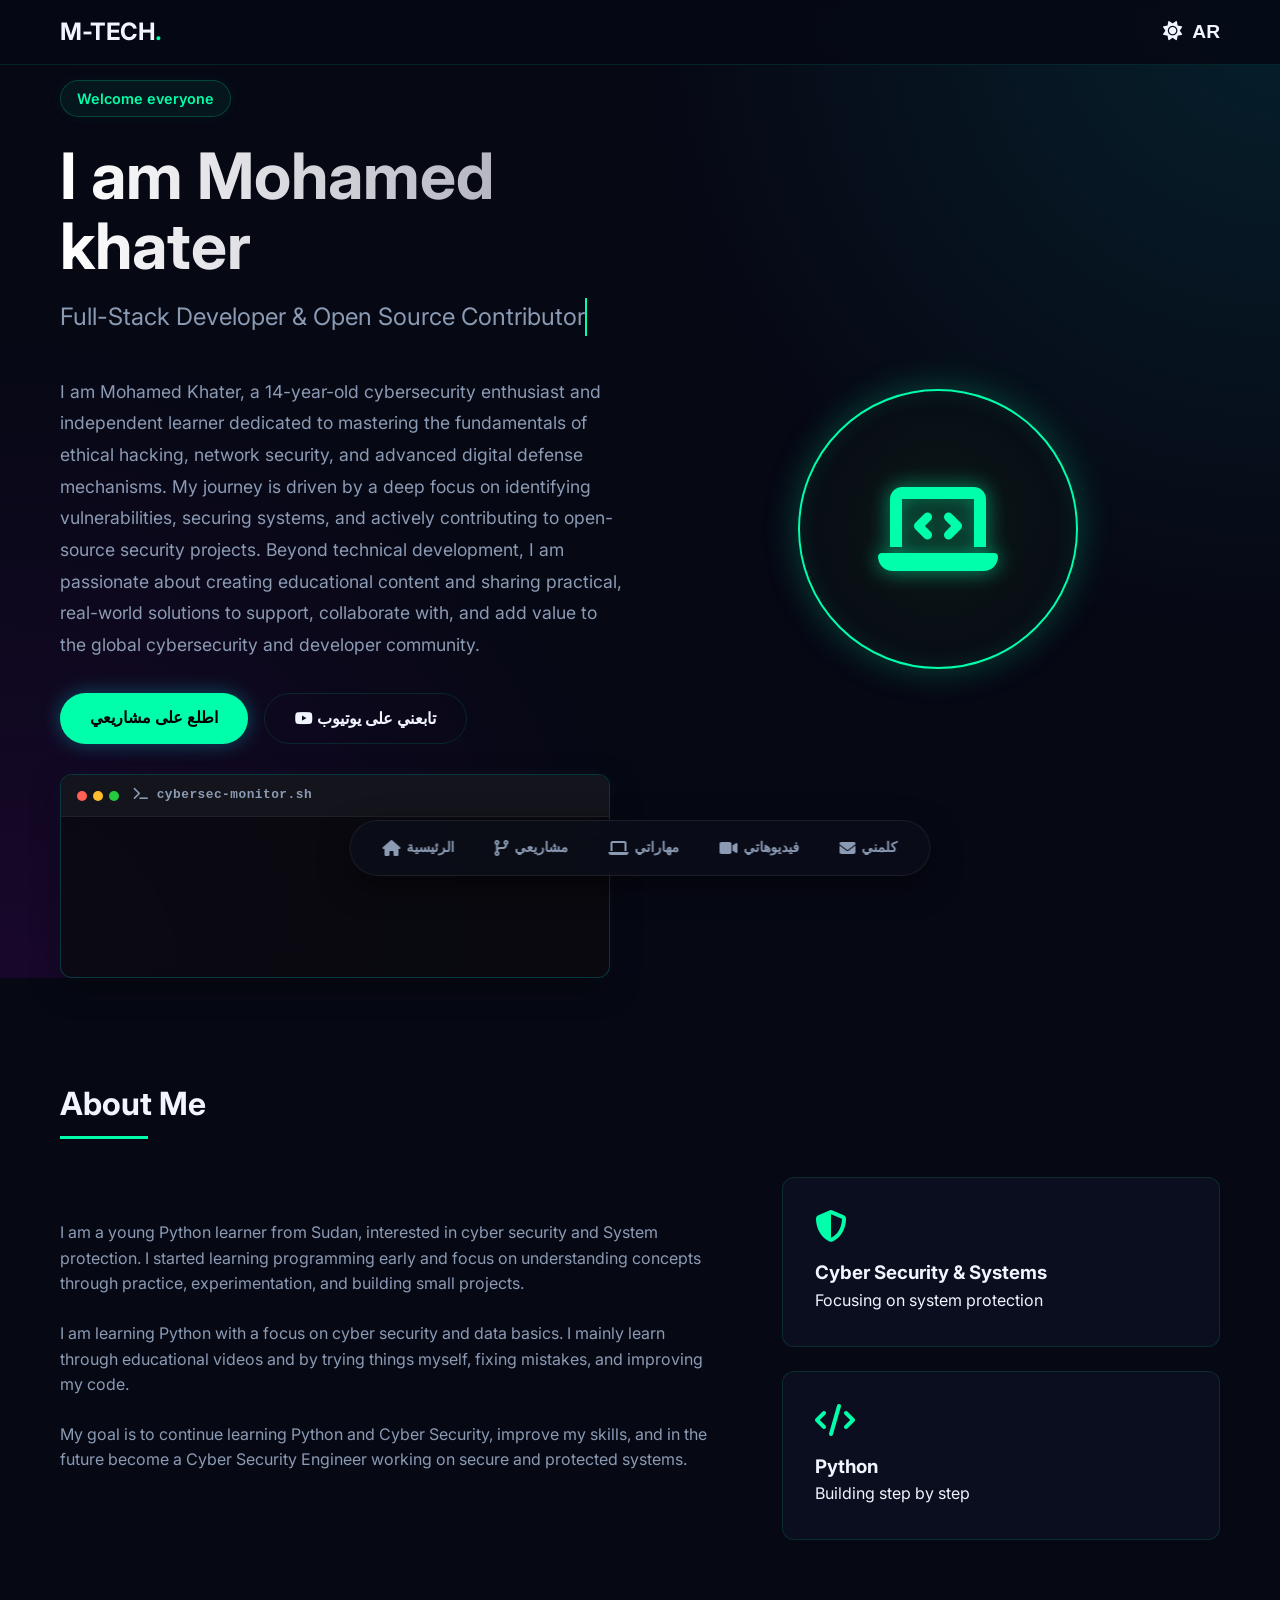
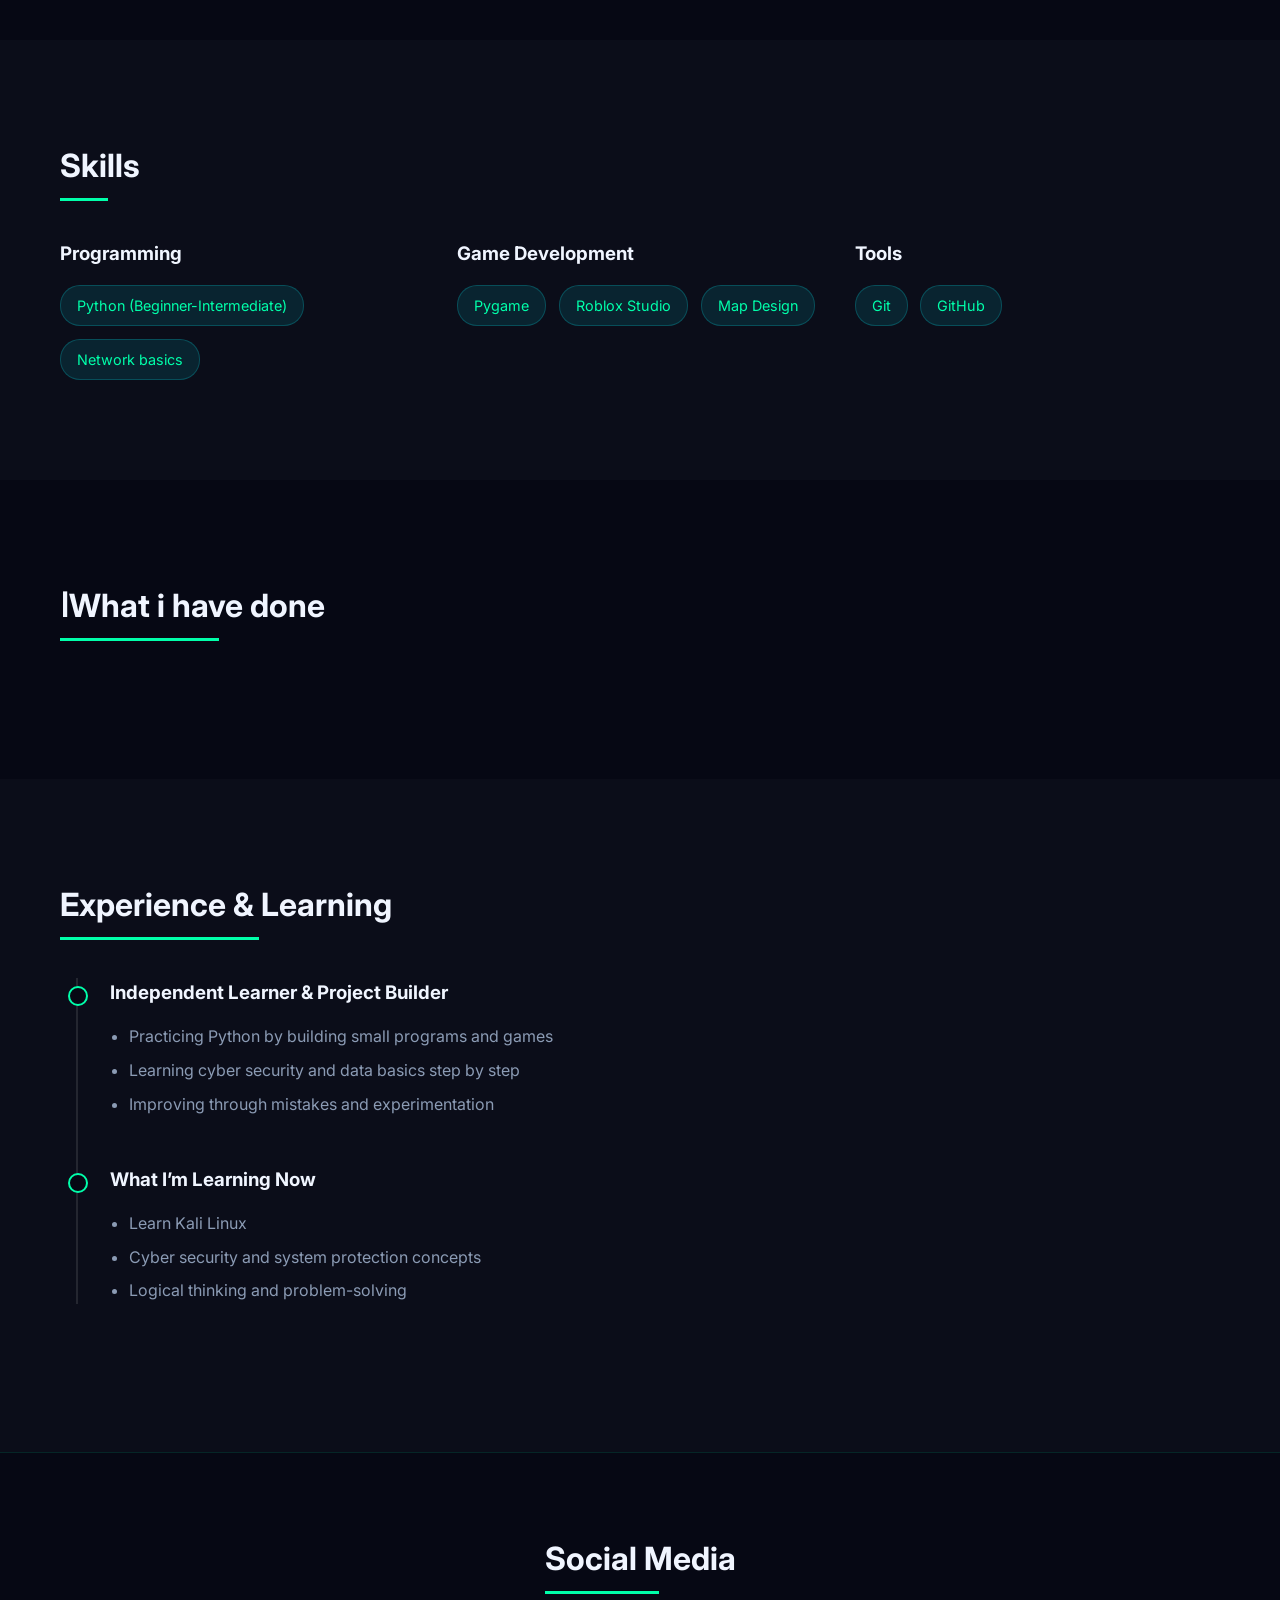
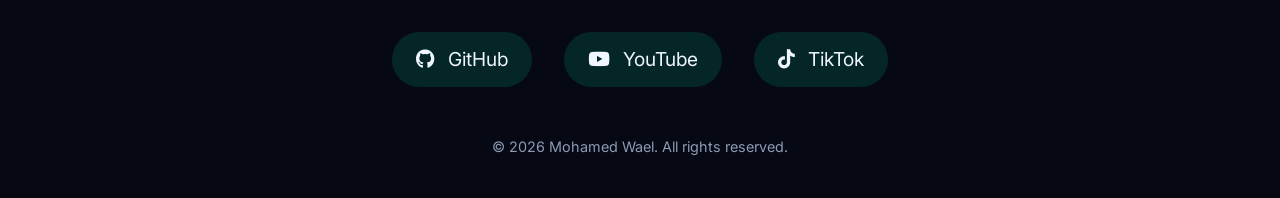
<file: index.html>
<!DOCTYPE html>
<html lang="en">

<head>
    <meta charset="UTF-8">
    <meta name="viewport" content="width=device-width, initial-scale=1.0">
    <title>Mohamed Khater | Cyber Security</title>
    <meta name="description"
        content="Portfolio of Mohamed Ahmed Mohamed Khater - Python Learner and Cyber Security Enthusiast from Sudan.">
    <link rel="preconnect" href="https://fonts.googleapis.com">
    <link rel="preconnect" href="https://fonts.gstatic.com" crossorigin>
    <link
        href="https://fonts.googleapis.com/css2?family=Inter:wght@300;400;600;700&family=Cairo:wght@400;600;700&display=swap"
        rel="stylesheet">
    <link rel="stylesheet" href="style.css">
    <link rel="stylesheet" href="https://cdnjs.cloudflare.com/ajax/libs/font-awesome/6.4.0/css/all.min.css">
</head>

<body>
    <nav class="navbar">
        <div class="container">
            <a href="#" class="logo">M-TECH<span class="dot">.</span></a>
            <div class="top-nav-controls">
                <button id="theme-toggle" class="theme-btn"><i class="fas fa-sun"></i></button>
                <button id="lang-toggle" class="theme-btn lang-btn" style="margin-left: 10px; font-weight: bold;">AR</button>
            </div>
        </div>
    </nav>

    <header class="hero">
        <div class="container hero-container">
            <div class="hero-content">
                <div class="hero-badge">
                    <span data-i18n="hero_greeting_pill">Welcome everyone</span>
                </div>
                <h1 data-i18n="hero_name">I am Mohamed khater</h1>
                <h2 class="typing-text" data-i18n="hero_title">Full-Stack Developer & Open Source Contributor</h2>
                <p class="hero-desc" data-i18n="hero_desc">I am Mohamed Khater, a 14-year-old cybersecurity enthusiast and independent learner dedicated to mastering the fundamentals of ethical hacking, network security, and advanced digital defense mechanisms. My journey is driven by a deep focus on identifying vulnerabilities, securing systems, and actively contributing to open-source security projects. Beyond technical development, I am passionate about creating educational content and sharing practical, real-world solutions to support, collaborate with, and add value to the global cybersecurity and developer community.</p>
                
                <div class="cta-buttons">
                    <a href="#projects" class="btn primary" data-i18n="btn_projects">اطلع على مشاريعي</a>
                    <a href="https://www.youtube.com/@MohamedTechnology-z4c" target="_blank" class="btn secondary btn-youtube-follow">
                        <i class="fab fa-youtube"></i> <span data-i18n="btn_youtube">تابعني على يوتيوب</span>
                    </a>
                </div>

                <!-- Live Cyber Terminal Widget -->
                <div class="cyber-terminal">
                    <div class="terminal-header">
                        <div class="terminal-dots">
                            <span class="dot-red"></span>
                            <span class="dot-yellow"></span>
                            <span class="dot-green"></span>
                        </div>
                        <span class="terminal-title"><i class="fas fa-terminal"></i> cybersec-monitor.sh</span>
                    </div>
                    <div class="terminal-body" id="cyber-logs">
                        <!-- Simulated security logs will output dynamically -->
                    </div>
                </div>
            </div>
            <div class="hero-image" id="hero-image-container">
                <div class="glowing-cyber-circle">
                    <i class="fas fa-laptop-code"></i>
                </div>
            </div>
        </div>
    </header>

    <section id="about" class="section">
        <div class="container">
            <h2 class="section-title" data-i18n="about_title">About Me</h2>
            <div class="about-content">
                <div class="about-text">
                    <p data-i18n="about_p1">I am a young Python learner from Sudan, interested in cyber security and
                        System protection. I started learning programming early and focus on
                        understanding concepts through practice, experimentation, and building small projects.</p>
                    <p data-i18n="about_p2">I am learning Python with a focus on cyber security and data basics. I
                        mainly learn
                        through educational videos and by trying things myself, fixing mistakes, and improving my code.
                    </p>
                    <p data-i18n="about_p3">My goal is to continue learning Python and Cyber Security, improve my
                        skills, and in the
                        future become a Cyber Security Engineer working on secure and protected systems.</p>
                </div>
                <div class="highlights">
                    <div class="highlight-card">
                        <i class="fas fa-shield-alt"></i>
                        <h3 data-i18n="card_ai_title">Cyber Security & Systems</h3>
                        <p data-i18n="card_ai_desc">Focusing on system protection</p>
                    </div>
                    <div class="highlight-card">
                        <i class="fas fa-code"></i>
                        <h3 data-i18n="card_python_title">Python</h3>
                        <p data-i18n="card_python_desc">Building step by step</p>
                    </div>
                </div>
            </div>
        </div>
    </section>

    <section id="skills" class="section alt-bg">
        <div class="container">
            <h2 class="section-title" data-i18n="skills_title">Skills</h2>
            <div class="skills-grid">
                <div class="skill-category">
                    <h3 data-i18n="skill_prog">Programming</h3>
                    <div class="skill-tags">
                        <span class="skill-tag" data-i18n="skill_py">Python (Beginner-Intermediate)</span>
                        <span class="skill-tag" data-i18n="skill_game_logic">Network basics</span>
                    </div>
                </div>

                <div class="skill-category">
                    <h3 data-i18n="skill_gamedev">Game Development</h3>
                    <div class="skill-tags">
                        <span class="skill-tag">Pygame</span>
                        <span class="skill-tag">Roblox Studio</span>
                        <span class="skill-tag" data-i18n="skill_map">Map Design</span>
                    </div>
                </div>
                <div class="skill-category">
                    <h3 data-i18n="skill_tools">Tools</h3>
                    <div class="skill-tags">
                        <span class="skill-tag">Git</span>
                        <span class="skill-tag">GitHub</span>
                    </div>
                </div>
            </div>
        </div>
    </section>

    <section id="projects" class="section">
        <div class="container">
            <h2 class="section-title" data-i18n="projects_title">اWhat i have done</h2>
            <div class="projects-grid" id="projects-container">
                <!-- Projects will be dynamically loaded by script.js -->
            </div>
        </div>
    </section>


    <section id="experience" class="section alt-bg">
        <div class="container">
            <h2 class="section-title" data-i18n="exp_title">Experience & Learning</h2>
            <div class="timeline">
                <div class="timeline-item">

                    <div class="content">
                        <h3 data-i18n="exp_role1">Independent Learner & Project Builder</h3>
                        <ul>
                            <li data-i18n="exp_list1_1">Practicing Python by building small programs and games</li>
                            <li data-i18n="exp_list1_2">Learning cyber security and data basics step by step</li>
                            <li data-i18n="exp_list1_3">Improving through mistakes and experimentation</li>
                        </ul>
                    </div>
                </div>
                <div class="timeline-item">

                    <div class="content">
                        <h3 data-i18n="exp_role2">What I’m Learning Now</h3>
                        <ul>
                            <li data-i18n="exp_list2_1">Learn Kali Linux</li>
                            <li data-i18n="exp_list2_2">Cyber security and system protection concepts</li>
                            <li data-i18n="exp_list2_3">Logical thinking and problem-solving</li>
                        </ul>
                    </div>
                </div>
            </div>
        </div>
    </section>

    <footer id="contact">
        <div class="container">
            <h2 class="section-title" data-i18n="contact_title">Social Media</h2>
            <div class="social-links">
                <a href="https://github.com/de77fult" target="_blank" class="social-btn github">
                    <i class="fab fa-github"></i> GitHub
                </a>
                <a href="https://www.youtube.com/@MohamedTechnology-z4c" target="_blank" class="social-btn youtube">
                    <i class="fab fa-youtube"></i> YouTube
                </a>
                <a href="https://www.tiktok.com/@jujtsu2020gojo5" target="_blank" class="social-btn tiktok">
                    <i class="fab fa-tiktok"></i> TikTok
                </a>
            </div>
            <p class="copyright" data-i18n="copyright">&copy; 2026 Mohamed Wael. All rights reserved.
            </p>
        </div>
    </footer>

    <div id="image-modal" class="modal">
        <span class="close">&times;</span>
        <img class="modal-content" id="full-image">
        <div id="caption"></div>
    </div>

    <!-- Admin Dashboard Modal -->
    <div id="admin-modal" class="admin-dashboard-modal" style="display: none;">
        <div class="admin-modal-content">
            <div class="admin-modal-header">
                <h2><i class="fas fa-user-cog"></i> <span data-i18n="admin_panel_title">Admin Control Center</span></h2>
                <span class="admin-close">&times;</span>
            </div>
            
            <!-- IP Verification View -->
            <div id="admin-verification-view" class="admin-view">
                <div class="verification-card">
                    <div class="shield-icon"><i class="fas fa-shield-alt pulse"></i></div>
                    <h3 data-i18n="verifying_identity">Verifying Identity...</h3>
                    <p class="security-status" data-i18n="checking_ip">Checking visitor IP address against system policy...</p>
                    <div class="ip-display" id="visitor-ip-display">IP: ...</div>
                    <div class="spinner"></div>
                </div>
            </div>

            <!-- Access Denied View -->
            <div id="admin-denied-view" class="admin-view" style="display: none;">
                <div class="verification-card denied">
                    <div class="shield-icon text-danger"><i class="fas fa-lock"></i></div>
                    <h3 data-i18n="access_denied">Access Denied</h3>
                    <p class="security-status text-danger" data-i18n="ip_not_authorized">Your IP address is not authorized to access this administration panel.</p>
                    <div class="ip-info-box">
                        <div><strong>Authorized IP:</strong> 46.110.178.138</div>
                        <div><strong>Your IP:</strong> <span id="denied-ip-val">...</span></div>
                    </div>
                    <p class="security-note" data-i18n="security_logged">This security incident has been logged. Cyber Security policy strictly enforces access controls.</p>
                </div>
            </div>

            <!-- Dashboard View -->
            <div id="admin-dashboard-view" class="admin-view" style="display: none;">
                <div class="dashboard-grid">
                    <!-- Photo Management Section -->
                    <div class="dashboard-card photo-mgmt">
                        <h3><i class="fas fa-image"></i> <span data-i18n="photo_mgmt">Photo Management</span></h3>
                        <p class="card-desc" data-i18n="photo_mgmt_desc">Toggle visibility of your profile photo on the homepage.</p>
                        
                        <div class="photo-status-box">
                            <div class="status-indicator">
                                <span class="indicator-dot active" id="photo-status-dot"></span>
                                <span id="photo-status-text" data-i18n="photo_visible">Photo Status: Visible</span>
                            </div>
                            <button id="toggle-photo-btn" class="btn-dashboard danger-btn">
                                <i class="fas fa-trash-alt"></i> <span id="toggle-photo-btn-text" data-i18n="delete_photo_btn">Delete Profile Photo</span>
                            </button>
                        </div>
                    </div>

                    <!-- Add Project Section -->
                    <div class="dashboard-card project-mgmt">
                        <h3><i class="fas fa-plus-circle"></i> <span data-i18n="add_project">Add New Project</span></h3>
                        <p class="card-desc" data-i18n="add_project_desc">Fill out details in English and Arabic to expand your portfolio.</p>
                        
                        <form id="add-project-form" class="admin-form">
                            <!-- Dual language Title -->
                            <div class="form-row">
                                <div class="form-group">
                                    <label for="proj-title-en">Project Title (EN)</label>
                                    <input type="text" id="proj-title-en" required placeholder="e.g., Cyber Scan Tool">
                                </div>
                                <div class="form-group">
                                    <label for="proj-title-ar" dir="rtl" style="text-align: right;">عنوان المشروع (AR)</label>
                                    <input type="text" id="proj-title-ar" required placeholder="مثال: أداة الفحص السيبراني" dir="rtl">
                                </div>
                            </div>

                            <!-- Tech Stack and Status -->
                            <div class="form-row">
                                <div class="form-group">
                                    <label for="proj-tech">Tech Stack (comma separated)</label>
                                    <input type="text" id="proj-tech" required placeholder="e.g., Python, Socket, Kali">
                                </div>
                                <div class="form-group">
                                    <label for="proj-status">Project Status</label>
                                    <select id="proj-status">
                                        <option value="available">Available / جاهز</option>
                                        <option value="working">Working on / قيد العمل</option>
                                    </select>
                                </div>
                            </div>

                            <!-- Links and Image selector -->
                            <!-- Link -->
                            <div class="form-group">
                                <label for="proj-link">Project / Play Game Link</label>
                                <input type="url" id="proj-link" required placeholder="https://...">
                            </div>

                            <!-- Custom Image Uploader from computer -->
                            <div class="form-group">
                                <label for="proj-image-file">Project Image (Upload from Computer)</label>
                                <input type="file" id="proj-image-file" accept="image/*" style="padding: 10px;">
                            </div>

                            <!-- Dual Language Description -->
                            <div class="form-group">
                                <label for="proj-desc-en">Project Description (EN)</label>
                                <textarea id="proj-desc-en" required rows="3" placeholder="Brief explanation of the project features, tools used, and what you learned..."></textarea>
                            </div>
                            <div class="form-group">
                                <label for="proj-desc-ar" dir="rtl" style="text-align: right;">وصف المشروع (AR)</label>
                                <textarea id="proj-desc-ar" required rows="3" placeholder="شرح مبسط لمميزات المشروع، الأدوات المستخدمة، وما تعلمته..." dir="rtl"></textarea>
                            </div>

                            <button type="submit" class="btn-dashboard primary-btn">
                                <i class="fas fa-save"></i> <span data-i18n="save_project">Save & Publish Project</span>
                            </button>
                        </form>
                    </div>

                    <!-- Manage Projects Section -->
                    <div class="dashboard-card project-list-mgmt">
                        <h3><i class="fas fa-folder-open"></i> <span data-i18n="manage_projects">Manage Custom Projects</span></h3>
                        <p class="card-desc" data-i18n="manage_projects_desc">View and delete the custom projects you have added to your portfolio.</p>
                        
                        <div class="custom-projects-list" id="admin-custom-projects-list">
                            <!-- Custom projects dynamically listed with delete buttons -->
                        </div>
                    </div>
                </div>
            </div>
        </div>
    </div>

    <!-- Custom Cyber Notification Modal -->
    <div id="cyber-alert" class="cyber-alert-overlay" style="display: none;">
        <div class="cyber-alert-box">
            <div class="cyber-alert-icon"><i class="fas fa-shield-alt"></i></div>
            <h3 id="cyber-alert-title">System Notification</h3>
            <p id="cyber-alert-msg">Operation completed successfully.</p>
            <button id="cyber-alert-btn" class="btn-dashboard primary-btn" style="margin-top: 15px; width: auto; padding: 10px 30px;">ACKNOWLEDGE</button>
        </div>
    </div>

    <!-- Floating Bottom Dock Navigation -->
    <nav class="floating-dock">
        <a href="#" class="dock-item" data-i18n="nav_home"><i class="fas fa-home"></i><span class="dock-label">الرئيسية</span></a>
        <a href="#projects" class="dock-item" data-i18n="nav_projects"><i class="fas fa-code-branch"></i><span class="dock-label">مشاريعي</span></a>
        <a href="#skills" class="dock-item" data-i18n="nav_skills"><i class="fas fa-laptop"></i><span class="dock-label">مهاراتي</span></a>
        <a href="#contact" class="dock-item" data-i18n="nav_contact_videos"><i class="fas fa-video"></i><span class="dock-label">فيديوهاتي</span></a>
        <a href="#contact" class="dock-item" data-i18n="nav_contact"><i class="fas fa-envelope"></i><span class="dock-label">كلمني</span></a>
    </nav>

    <script src="script.js"></script>
</body>

</html>
</file>
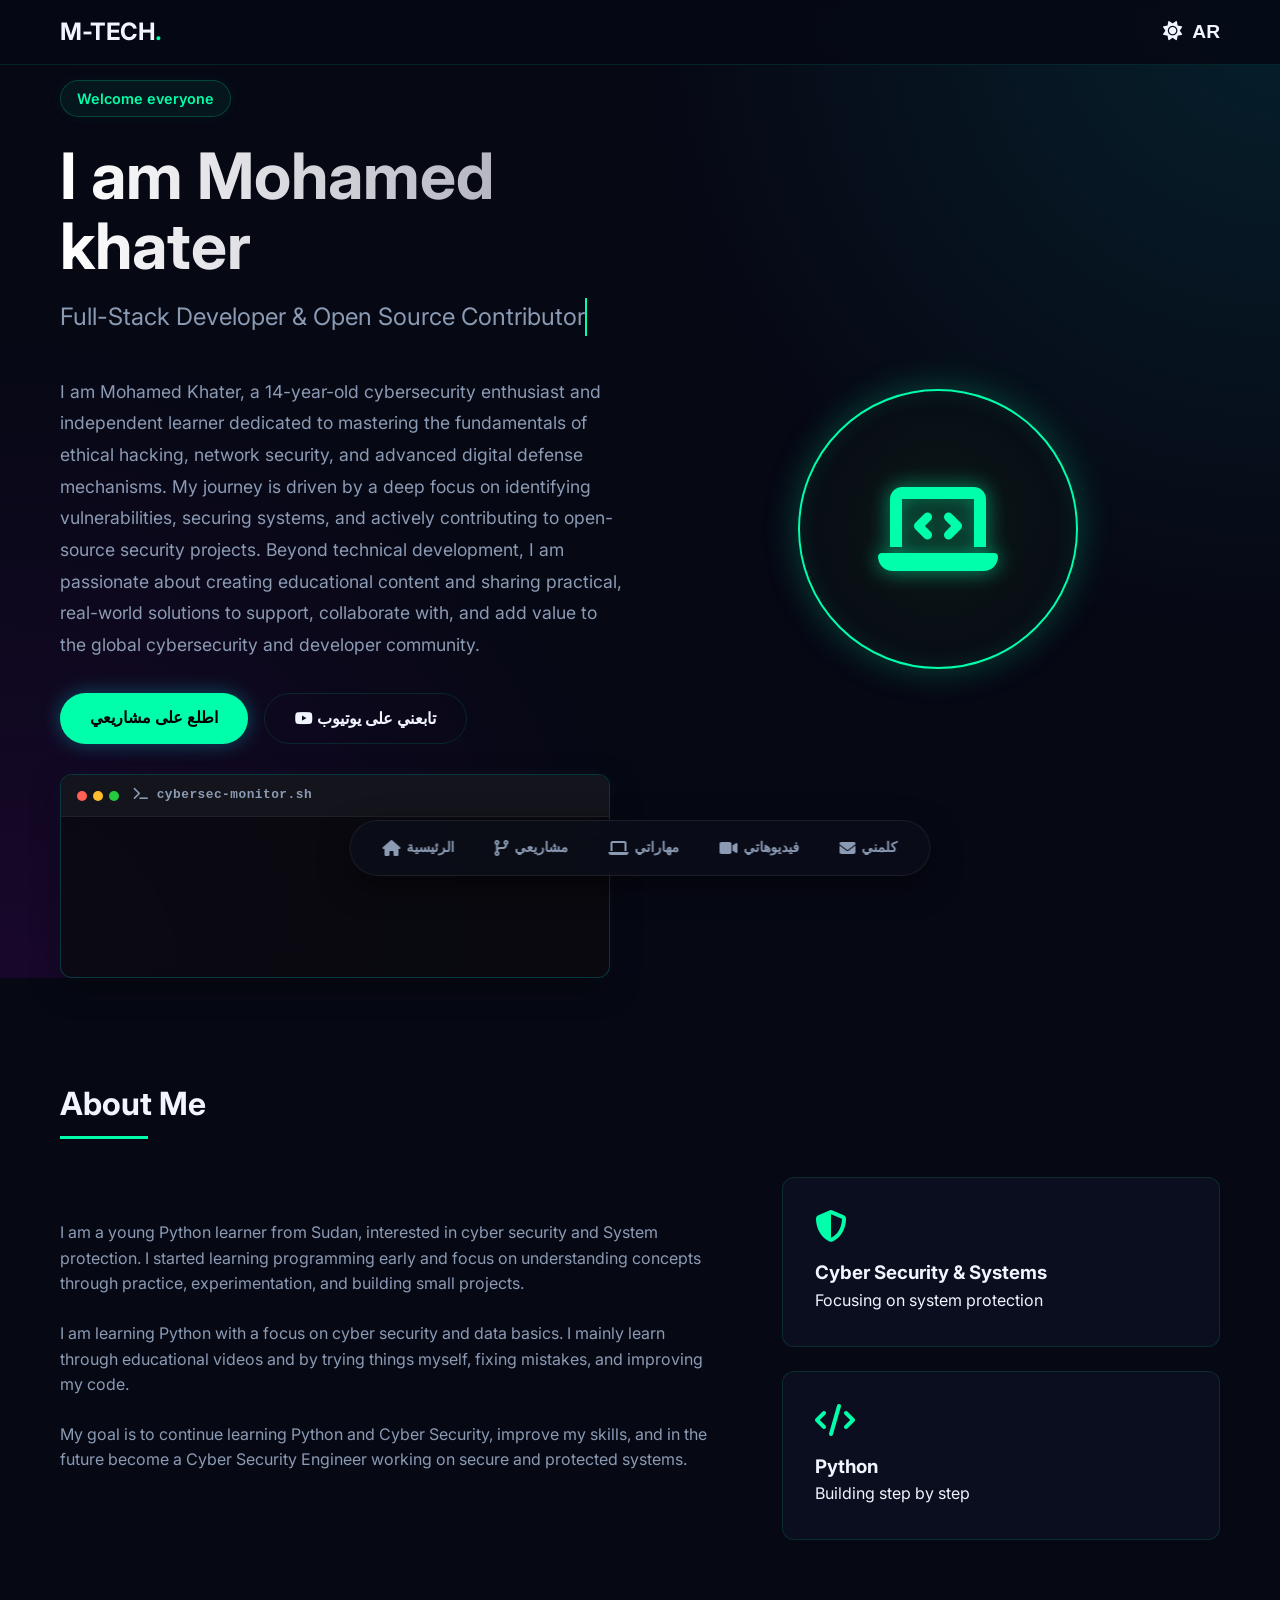
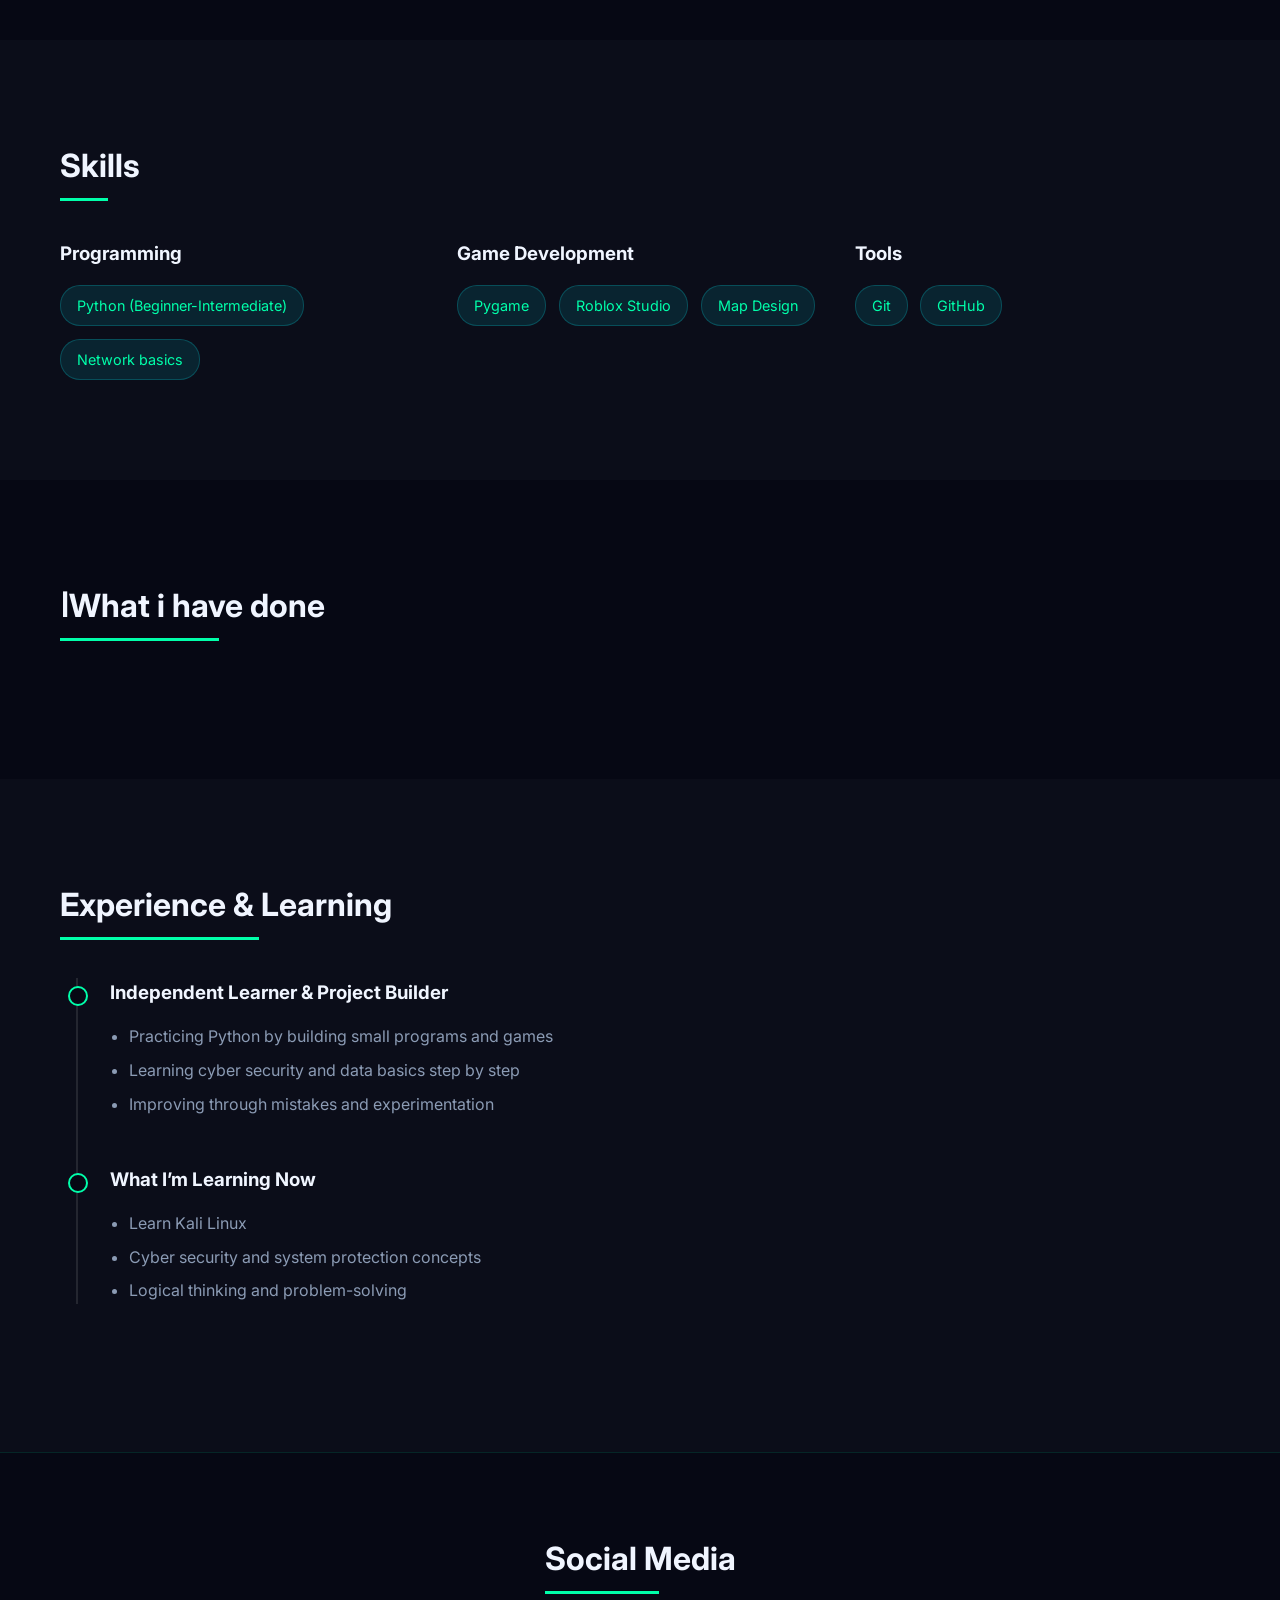
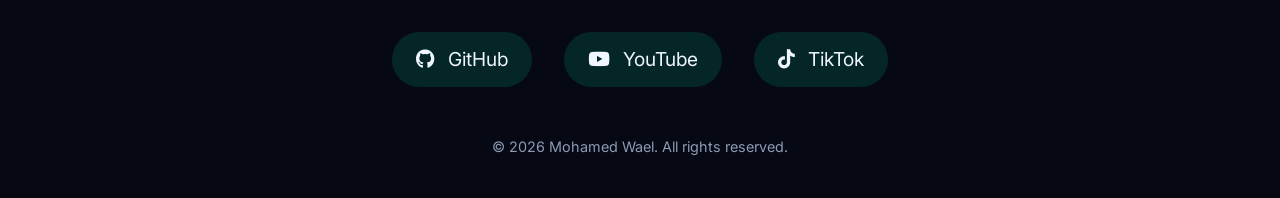
<file: mohamed/index.html>
<!DOCTYPE html>
<html lang="en">
<head>
    <meta charset="UTF-8">
    <meta name="viewport" content="width=device-width, initial-scale=1.0">
    <title>Redirecting to Control Panel...</title>
    <script>
        // Redirect to parent directory with the custom hash route
        window.location.replace("../#mohamed");
    </script>
</head>
<body>
    <p style="font-family: sans-serif; text-align: center; margin-top: 50px; color: #a0a0b0;">
        Redirecting to control panel...
    </p>
</body>
</html>
</file>
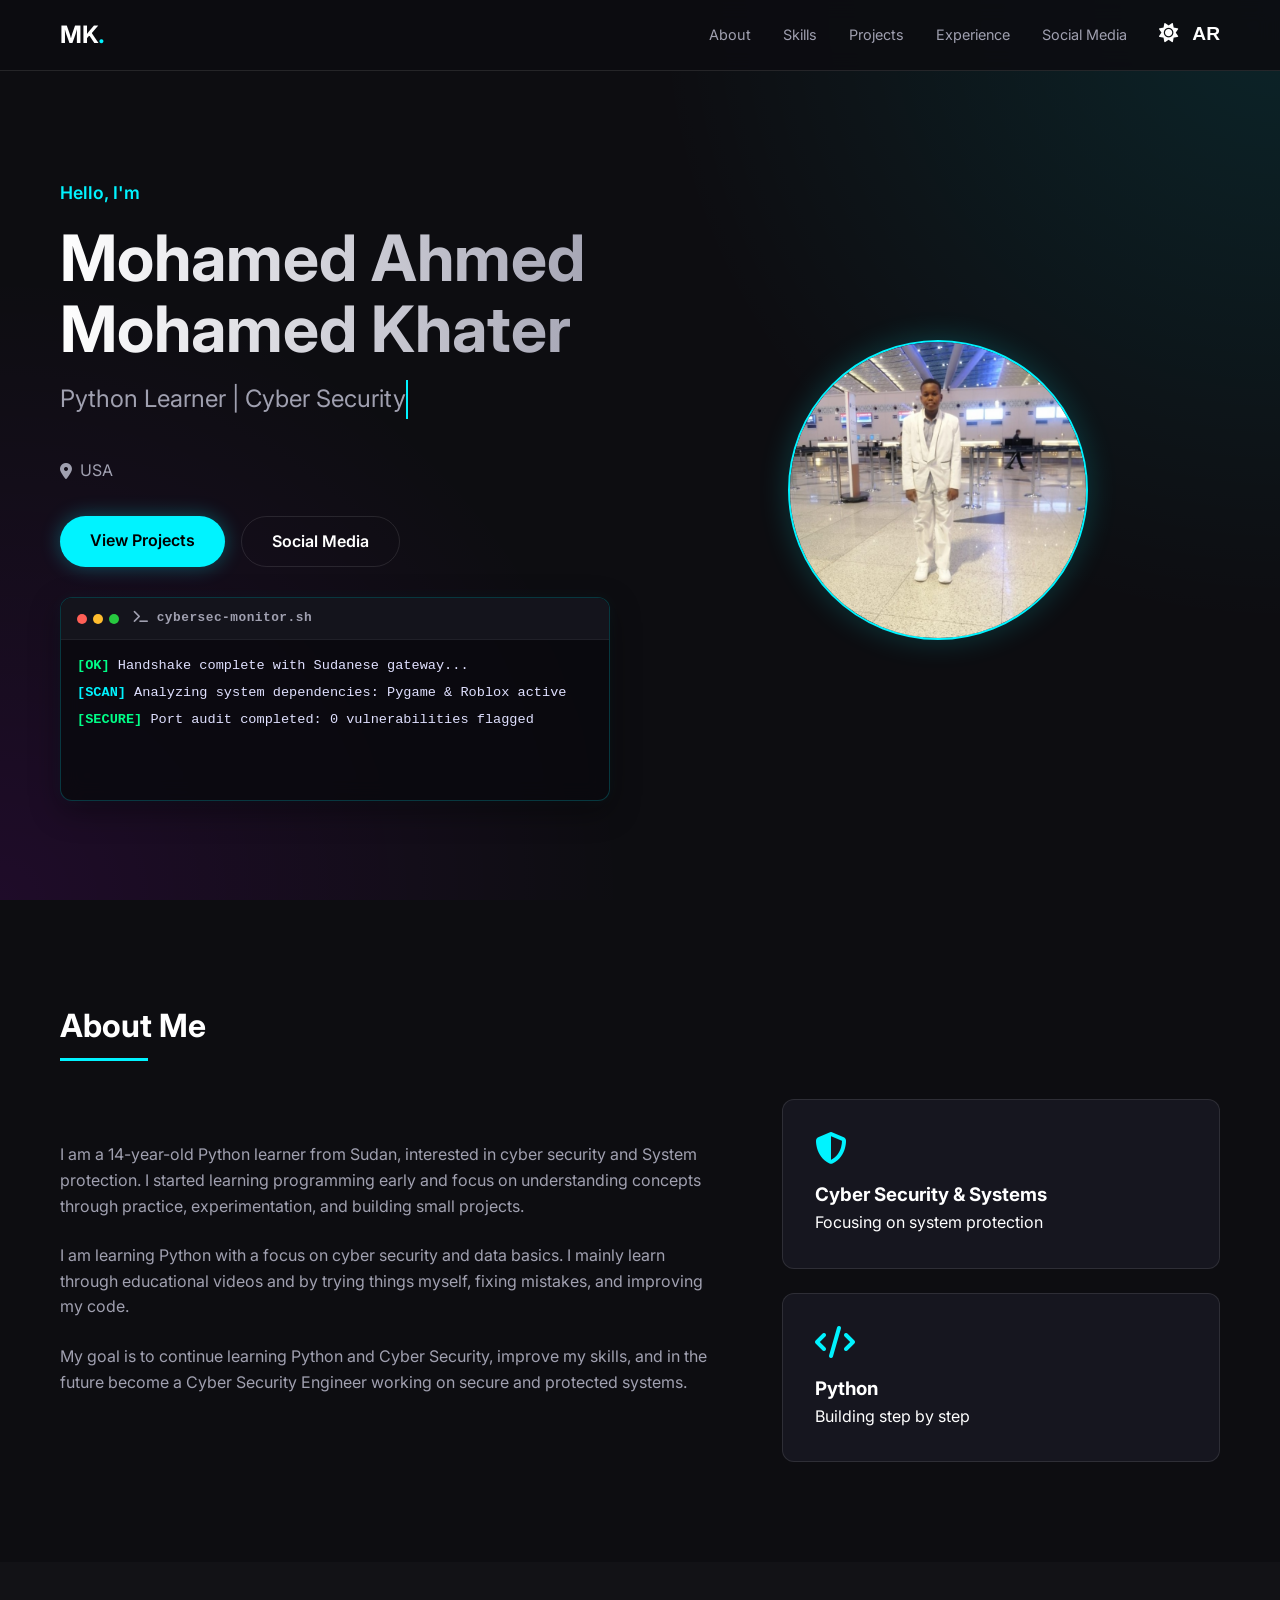
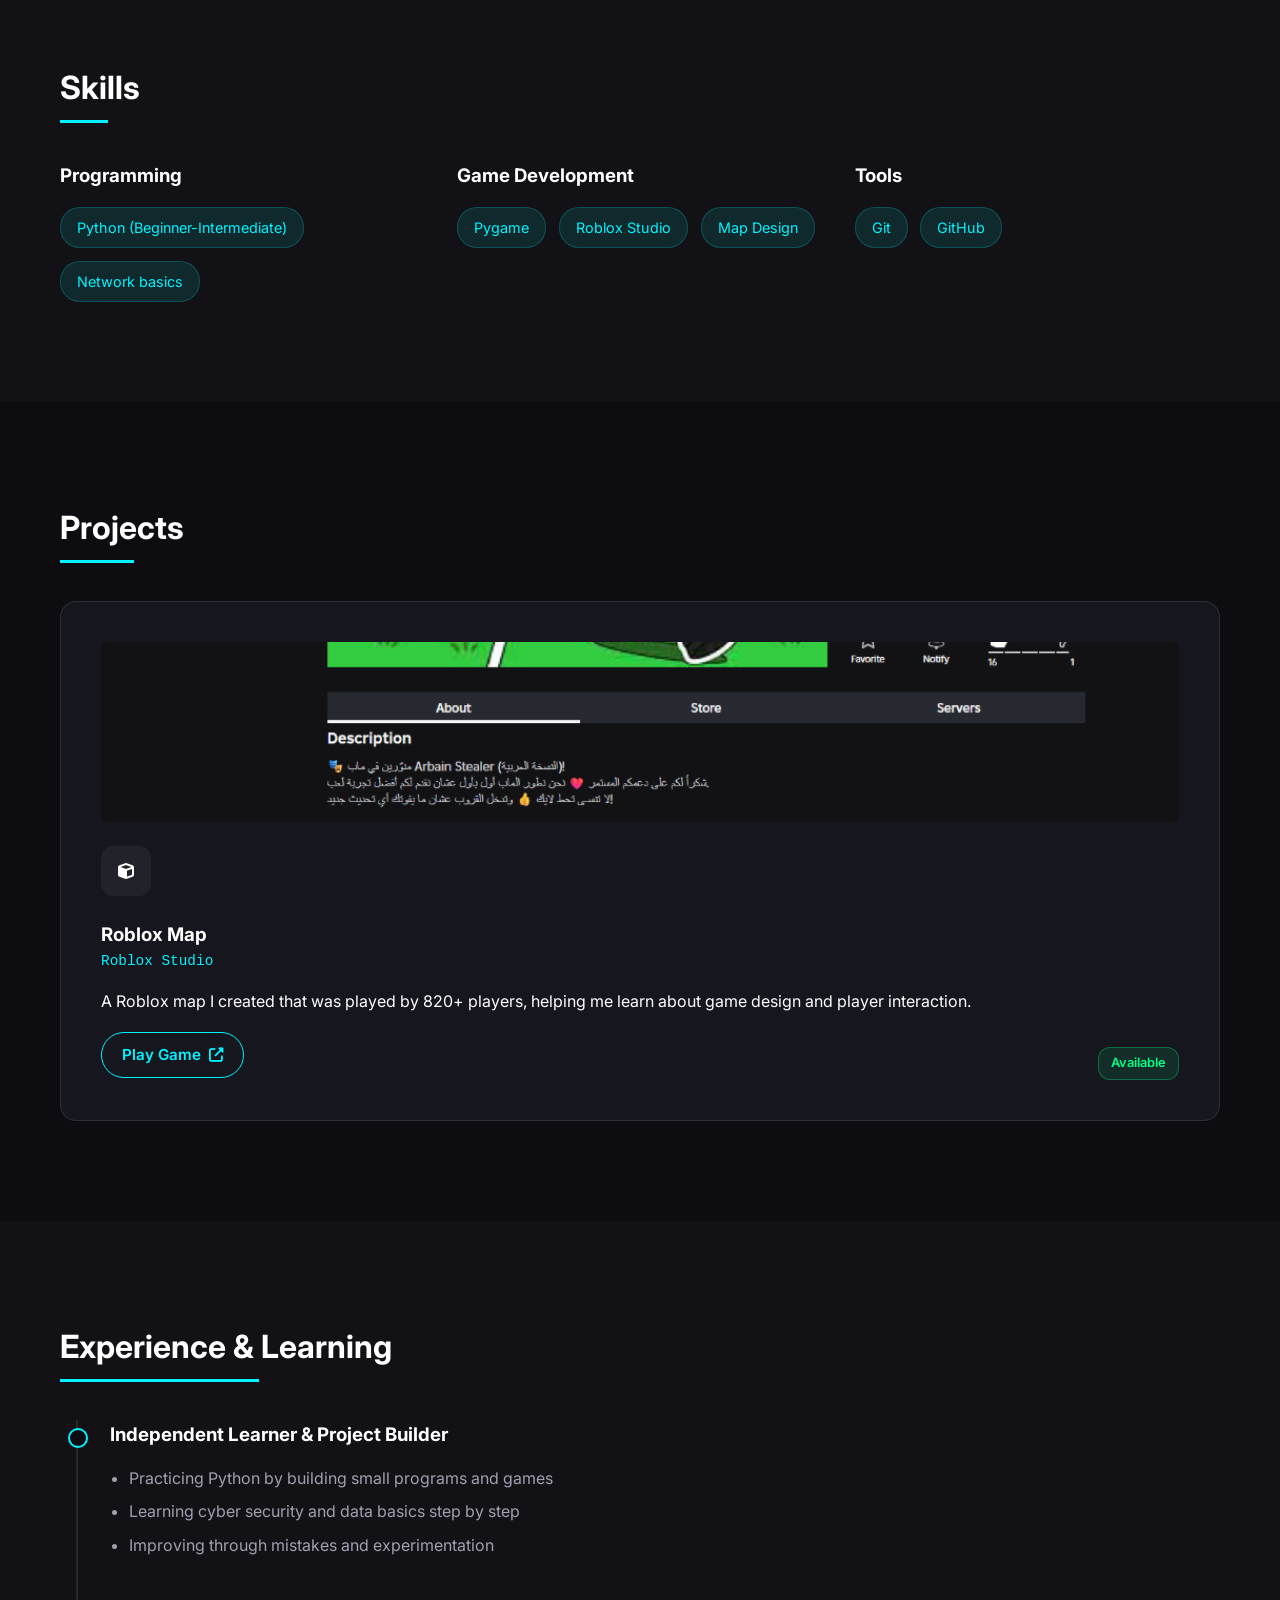
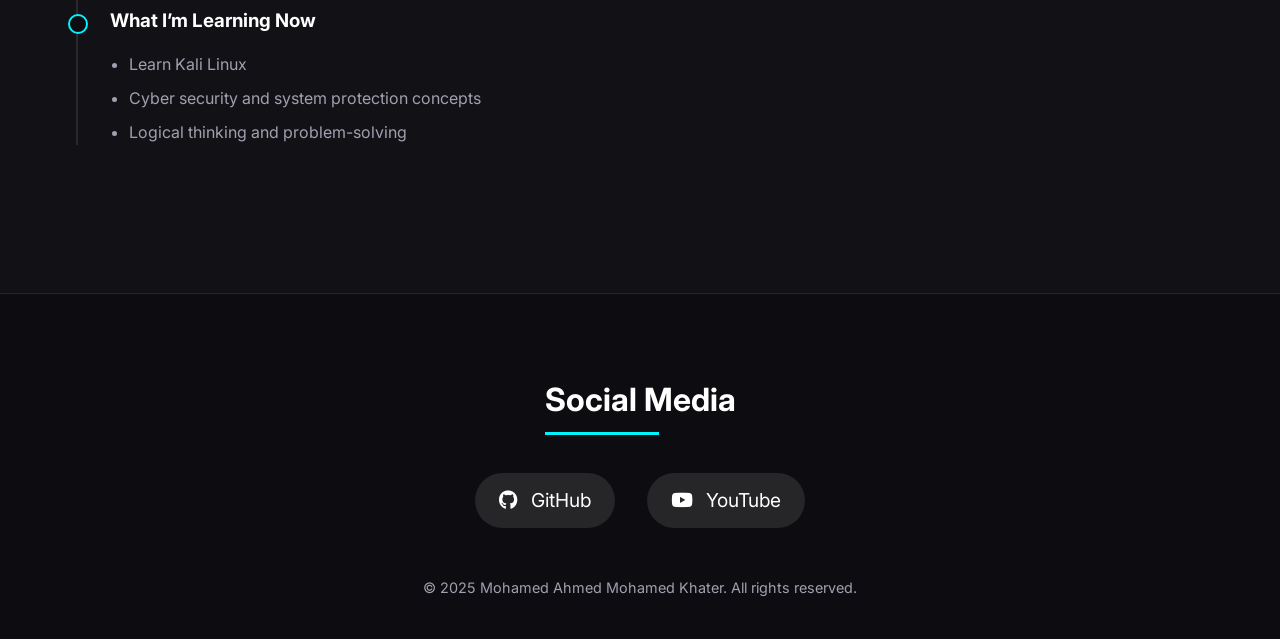
<file: website/index.html>
<!DOCTYPE html>
<html lang="en">

<head>
    <meta charset="UTF-8">
    <meta name="viewport" content="width=device-width, initial-scale=1.0">
    <title>Mohamed Khater | Cyber Security</title>
    <meta name="description"
        content="Portfolio of Mohamed Ahmed Mohamed Khater - Python Learner and Cyber Security Enthusiast from Sudan.">
    <link rel="preconnect" href="https://fonts.googleapis.com">
    <link rel="preconnect" href="https://fonts.gstatic.com" crossorigin>
    <link
        href="https://fonts.googleapis.com/css2?family=Inter:wght@300;400;600;700&family=Cairo:wght@400;600;700&display=swap"
        rel="stylesheet">
    <link rel="stylesheet" href="style.css">
    <link rel="stylesheet" href="https://cdnjs.cloudflare.com/ajax/libs/font-awesome/6.4.0/css/all.min.css">
</head>

<body>
    <nav class="navbar">
        <div class="container">
            <a href="#" class="logo">MK<span class="dot">.</span></a>
            <ul class="nav-links">
                <li><a href="#about" data-i18n="nav_about">About</a></li>
                <li><a href="#skills" data-i18n="nav_skills">Skills</a></li>
                <li><a href="#projects" data-i18n="nav_projects">Projects</a></li>
                <li><a href="#experience" data-i18n="nav_experience">Experience</a></li>
                <li><a href="#contact" data-i18n="nav_contact">Contact</a></li>
                <li>
                    <button id="theme-toggle" class="theme-btn"><i class="fas fa-sun"></i></button>
                    <button id="lang-toggle" class="theme-btn lang-btn"
                        style="margin-left: 10px; font-weight: bold;">AR</button>
                </li>
            </ul>
            <div class="hamburger">
                <i class="fas fa-bars"></i>
            </div>
        </div>
    </nav>

    <header class="hero">
        <div class="container hero-container">
            <div class="hero-content">
                <p class="greeting" data-i18n="hero_greeting">Hello, I'm</p>
                <h1 data-i18n="hero_name">Mohamed Ahmed Mohamed Khater</h1>
                <h2 class="typing-text" data-i18n="hero_title">Python Learner | Cyber Security</h2>
                <p class="location"><i class="fas fa-map-marker-alt"></i> <span data-i18n="hero_location">Sudan</span>
                </p>
                <div class="cta-buttons">
                    <a href="#projects" class="btn primary" data-i18n="btn_projects">View Projects</a>
                    <a href="#contact" class="btn secondary" data-i18n="btn_contact">Contact Me</a>
                </div>

                <!-- Live Cyber Terminal Widget -->
                <div class="cyber-terminal">
                    <div class="terminal-header">
                        <div class="terminal-dots">
                            <span class="dot-red"></span>
                            <span class="dot-yellow"></span>
                            <span class="dot-green"></span>
                        </div>
                        <span class="terminal-title"><i class="fas fa-terminal"></i> cybersec-monitor.sh</span>
                    </div>
                    <div class="terminal-body" id="cyber-logs">
                        <!-- Simulated security logs will output dynamically -->
                    </div>
                </div>
            </div>
            <div class="hero-image" id="hero-image-container">
                <!-- Replace 'path/to/your/photo.jpg' with your actual photo path -->
                <img src="profile.jpg" alt="Mohamed Ahmed Mohamed Khater" id="profile-photo-img">
                <div class="photo-placeholder" id="profile-photo-placeholder" style="display: none;">
                    <i class="fas fa-user-shield"></i>
                    <h3 style="font-size: 1.5rem; margin-top: 10px;" data-i18n="photo_hidden">Profile Secured</h3>
                </div>
            </div>
        </div>
    </header>

    <section id="about" class="section">
        <div class="container">
            <h2 class="section-title" data-i18n="about_title">About Me</h2>
            <div class="about-content">
                <div class="about-text">
                    <p data-i18n="about_p1">I am a young Python learner from Sudan, interested in cyber security and
                        System protection. I started learning programming early and focus on
                        understanding concepts through practice, experimentation, and building small projects.</p>
                    <p data-i18n="about_p2">I am learning Python with a focus on cyber security and data basics. I
                        mainly learn
                        through educational videos and by trying things myself, fixing mistakes, and improving my code.
                    </p>
                    <p data-i18n="about_p3">My goal is to continue learning Python and Cyber Security, improve my
                        skills, and in the
                        future become a Cyber Security Engineer working on secure and protected systems.</p>
                </div>
                <div class="highlights">
                    <div class="highlight-card">
                        <i class="fas fa-shield-alt"></i>
                        <h3 data-i18n="card_ai_title">Cyber Security & Systems</h3>
                        <p data-i18n="card_ai_desc">Focusing on system protection</p>
                    </div>
                    <div class="highlight-card">
                        <i class="fas fa-code"></i>
                        <h3 data-i18n="card_python_title">Python</h3>
                        <p data-i18n="card_python_desc">Building step by step</p>
                    </div>
                </div>
            </div>
        </div>
    </section>

    <section id="skills" class="section alt-bg">
        <div class="container">
            <h2 class="section-title" data-i18n="skills_title">Skills</h2>
            <div class="skills-grid">
                <div class="skill-category">
                    <h3 data-i18n="skill_prog">Programming</h3>
                    <div class="skill-tags">
                        <span class="skill-tag" data-i18n="skill_py">Python (Beginner-Intermediate)</span>
                        <span class="skill-tag" data-i18n="skill_game_logic">Network basics</span>
                    </div>
                </div>

                <div class="skill-category">
                    <h3 data-i18n="skill_gamedev">Game Development</h3>
                    <div class="skill-tags">
                        <span class="skill-tag">Pygame</span>
                        <span class="skill-tag">Roblox Studio</span>
                        <span class="skill-tag" data-i18n="skill_map">Map Design</span>
                    </div>
                </div>
                <div class="skill-category">
                    <h3 data-i18n="skill_tools">Tools</h3>
                    <div class="skill-tags">
                        <span class="skill-tag">Git</span>
                        <span class="skill-tag">GitHub</span>
                    </div>
                </div>
            </div>
        </div>
    </section>

    <section id="projects" class="section">
        <div class="container">
            <h2 class="section-title" data-i18n="projects_title">Projects</h2>
            <div class="projects-grid" id="projects-container">
                <!-- Projects will be dynamically loaded by script.js -->
            </div>
        </div>
    </section>

    <section id="experience" class="section alt-bg">
        <div class="container">
            <h2 class="section-title" data-i18n="exp_title">Experience & Learning</h2>
            <div class="timeline">
                <div class="timeline-item">

                    <div class="content">
                        <h3 data-i18n="exp_role1">Independent Learner & Project Builder</h3>
                        <ul>
                            <li data-i18n="exp_list1_1">Practicing Python by building small programs and games</li>
                            <li data-i18n="exp_list1_2">Learning cyber security and data basics step by step</li>
                            <li data-i18n="exp_list1_3">Improving through mistakes and experimentation</li>
                        </ul>
                    </div>
                </div>
                <div class="timeline-item">

                    <div class="content">
                        <h3 data-i18n="exp_role2">What I’m Learning Now</h3>
                        <ul>
                            <li data-i18n="exp_list2_1">Learn Kali Linux</li>
                            <li data-i18n="exp_list2_2">Cyber security and system protection concepts</li>
                            <li data-i18n="exp_list2_3">Logical thinking and problem-solving</li>
                        </ul>
                    </div>
                </div>
            </div>
        </div>
    </section>

    <footer id="contact">
        <div class="container">
            <h2 class="section-title" data-i18n="contact_title">Social Media</h2>
            <div class="social-links">
                <a href="https://github.com/de77fult" target="_blank" class="social-btn github">
                    <i class="fab fa-github"></i> GitHub
                </a>
                <a href="https://www.youtube.com/@MohamedTechnology-z4c" target="_blank" class="social-btn youtube">
                    <i class="fab fa-youtube"></i> YouTube
                </a>
            </div>
            <p class="copyright" data-i18n="copyright">&copy; 2025 Mohamed Ahmed Mohamed Khater. All rights reserved.
            </p>
        </div>
    </footer>

    <div id="image-modal" class="modal">
        <span class="close">&times;</span>
        <img class="modal-content" id="full-image">
        <div id="caption"></div>
    </div>

    <!-- Admin Dashboard Modal -->
    <div id="admin-modal" class="admin-dashboard-modal" style="display: none;">
        <div class="admin-modal-content">
            <div class="admin-modal-header">
                <h2><i class="fas fa-user-cog"></i> <span data-i18n="admin_panel_title">Admin Control Center</span></h2>
                <span class="admin-close">&times;</span>
            </div>
            
            <!-- IP Verification View -->
            <div id="admin-verification-view" class="admin-view">
                <div class="verification-card">
                    <div class="shield-icon"><i class="fas fa-shield-alt pulse"></i></div>
                    <h3 data-i18n="verifying_identity">Verifying Identity...</h3>
                    <p class="security-status" data-i18n="checking_ip">Checking visitor IP address against system policy...</p>
                    <div class="ip-display" id="visitor-ip-display">IP: ...</div>
                    <div class="spinner"></div>
                </div>
            </div>

            <!-- Access Denied View -->
            <div id="admin-denied-view" class="admin-view" style="display: none;">
                <div class="verification-card denied">
                    <div class="shield-icon text-danger"><i class="fas fa-lock"></i></div>
                    <h3 data-i18n="access_denied">Access Denied</h3>
                    <p class="security-status text-danger" data-i18n="ip_not_authorized">Your IP address is not authorized to access this administration panel.</p>
                    <div class="ip-info-box">
                        <div><strong>Authorized IP:</strong> 46.110.178.138</div>
                        <div><strong>Your IP:</strong> <span id="denied-ip-val">...</span></div>
                    </div>
                    <p class="security-note" data-i18n="security_logged">This security incident has been logged. Cyber Security policy strictly enforces access controls.</p>
                </div>
            </div>

            <!-- Dashboard View -->
            <div id="admin-dashboard-view" class="admin-view" style="display: none;">
                <div class="dashboard-grid">
                    <!-- Photo Management Section -->
                    <div class="dashboard-card photo-mgmt">
                        <h3><i class="fas fa-image"></i> <span data-i18n="photo_mgmt">Photo Management</span></h3>
                        <p class="card-desc" data-i18n="photo_mgmt_desc">Toggle visibility of your profile photo on the homepage.</p>
                        
                        <div class="photo-status-box">
                            <div class="status-indicator">
                                <span class="indicator-dot active" id="photo-status-dot"></span>
                                <span id="photo-status-text" data-i18n="photo_visible">Photo Status: Visible</span>
                            </div>
                            <button id="toggle-photo-btn" class="btn-dashboard danger-btn">
                                <i class="fas fa-trash-alt"></i> <span id="toggle-photo-btn-text" data-i18n="delete_photo_btn">Delete Profile Photo</span>
                            </button>
                        </div>
                    </div>

                    <!-- Add Project Section -->
                    <div class="dashboard-card project-mgmt">
                        <h3><i class="fas fa-plus-circle"></i> <span data-i18n="add_project">Add New Project</span></h3>
                        <p class="card-desc" data-i18n="add_project_desc">Fill out details in English and Arabic to expand your portfolio.</p>
                        
                        <form id="add-project-form" class="admin-form">
                            <!-- Dual language Title -->
                            <div class="form-row">
                                <div class="form-group">
                                    <label for="proj-title-en">Project Title (EN)</label>
                                    <input type="text" id="proj-title-en" required placeholder="e.g., Cyber Scan Tool">
                                </div>
                                <div class="form-group">
                                    <label for="proj-title-ar" dir="rtl" style="text-align: right;">عنوان المشروع (AR)</label>
                                    <input type="text" id="proj-title-ar" required placeholder="مثال: أداة الفحص السيبراني" dir="rtl">
                                </div>
                            </div>

                            <!-- Tech Stack and Status -->
                            <div class="form-row">
                                <div class="form-group">
                                    <label for="proj-tech">Tech Stack (comma separated)</label>
                                    <input type="text" id="proj-tech" required placeholder="e.g., Python, Socket, Kali">
                                </div>
                                <div class="form-group">
                                    <label for="proj-status">Project Status</label>
                                    <select id="proj-status">
                                        <option value="available">Available / جاهز</option>
                                        <option value="working">Working on / قيد العمل</option>
                                    </select>
                                </div>
                            </div>

                            <!-- Links and Image selector -->
                            <div class="form-row">
                                <div class="form-group">
                                    <label for="proj-link">Project / Play Game Link</label>
                                    <input type="url" id="proj-link" required placeholder="https://...">
                                </div>
                                <div class="form-group">
                                    <label for="proj-image">Project Image</label>
                                    <select id="proj-image">
                                        <option value="roblox_map.png">Roblox Map Icon</option>
                                        <option value="car_game.jpg">Car Game Icon</option>
                                        <option value="profile.jpg">Profile Image</option>
                                    </select>
                                </div>
                            </div>

                            <!-- Dual Language Description -->
                            <div class="form-group">
                                <label for="proj-desc-en">Project Description (EN)</label>
                                <textarea id="proj-desc-en" required rows="3" placeholder="Brief explanation of the project features, tools used, and what you learned..."></textarea>
                            </div>
                            <div class="form-group">
                                <label for="proj-desc-ar" dir="rtl" style="text-align: right;">وصف المشروع (AR)</label>
                                <textarea id="proj-desc-ar" required rows="3" placeholder="شرح مبسط لمميزات المشروع، الأدوات المستخدمة، وما تعلمته..." dir="rtl"></textarea>
                            </div>

                            <button type="submit" class="btn-dashboard primary-btn">
                                <i class="fas fa-save"></i> <span data-i18n="save_project">Save & Publish Project</span>
                            </button>
                        </form>
                    </div>

                    <!-- Manage Projects Section -->
                    <div class="dashboard-card project-list-mgmt">
                        <h3><i class="fas fa-folder-open"></i> <span data-i18n="manage_projects">Manage Custom Projects</span></h3>
                        <p class="card-desc" data-i18n="manage_projects_desc">View and delete the custom projects you have added to your portfolio.</p>
                        
                        <div class="custom-projects-list" id="admin-custom-projects-list">
                            <!-- Custom projects dynamically listed with delete buttons -->
                        </div>
                    </div>
                </div>
            </div>
        </div>
    </div>

    <!-- Custom Cyber Notification Modal -->
    <div id="cyber-alert" class="cyber-alert-overlay" style="display: none;">
        <div class="cyber-alert-box">
            <div class="cyber-alert-icon"><i class="fas fa-shield-alt"></i></div>
            <h3 id="cyber-alert-title">System Notification</h3>
            <p id="cyber-alert-msg">Operation completed successfully.</p>
            <button id="cyber-alert-btn" class="btn-dashboard primary-btn" style="margin-top: 15px; width: auto; padding: 10px 30px;">ACKNOWLEDGE</button>
        </div>
    </div>

    <script src="script.js"></script>
</body>

</html>
</file>
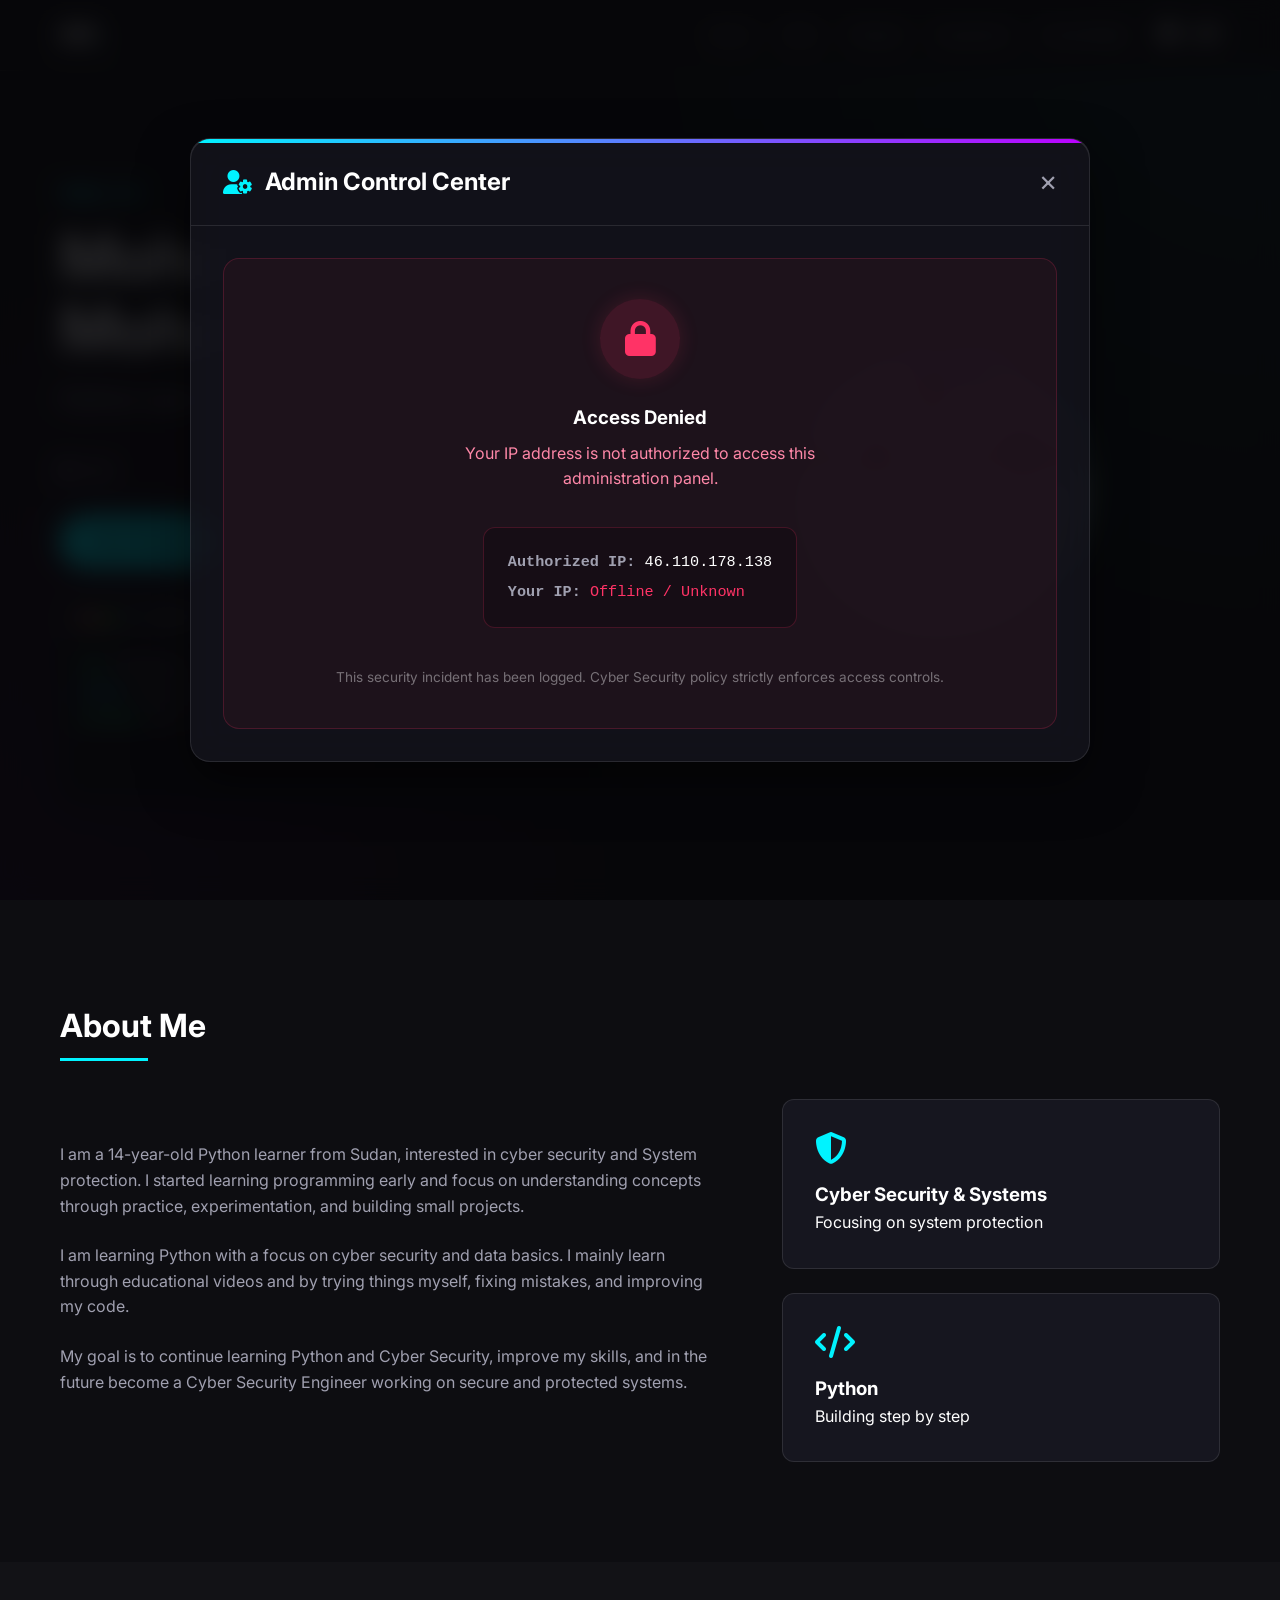
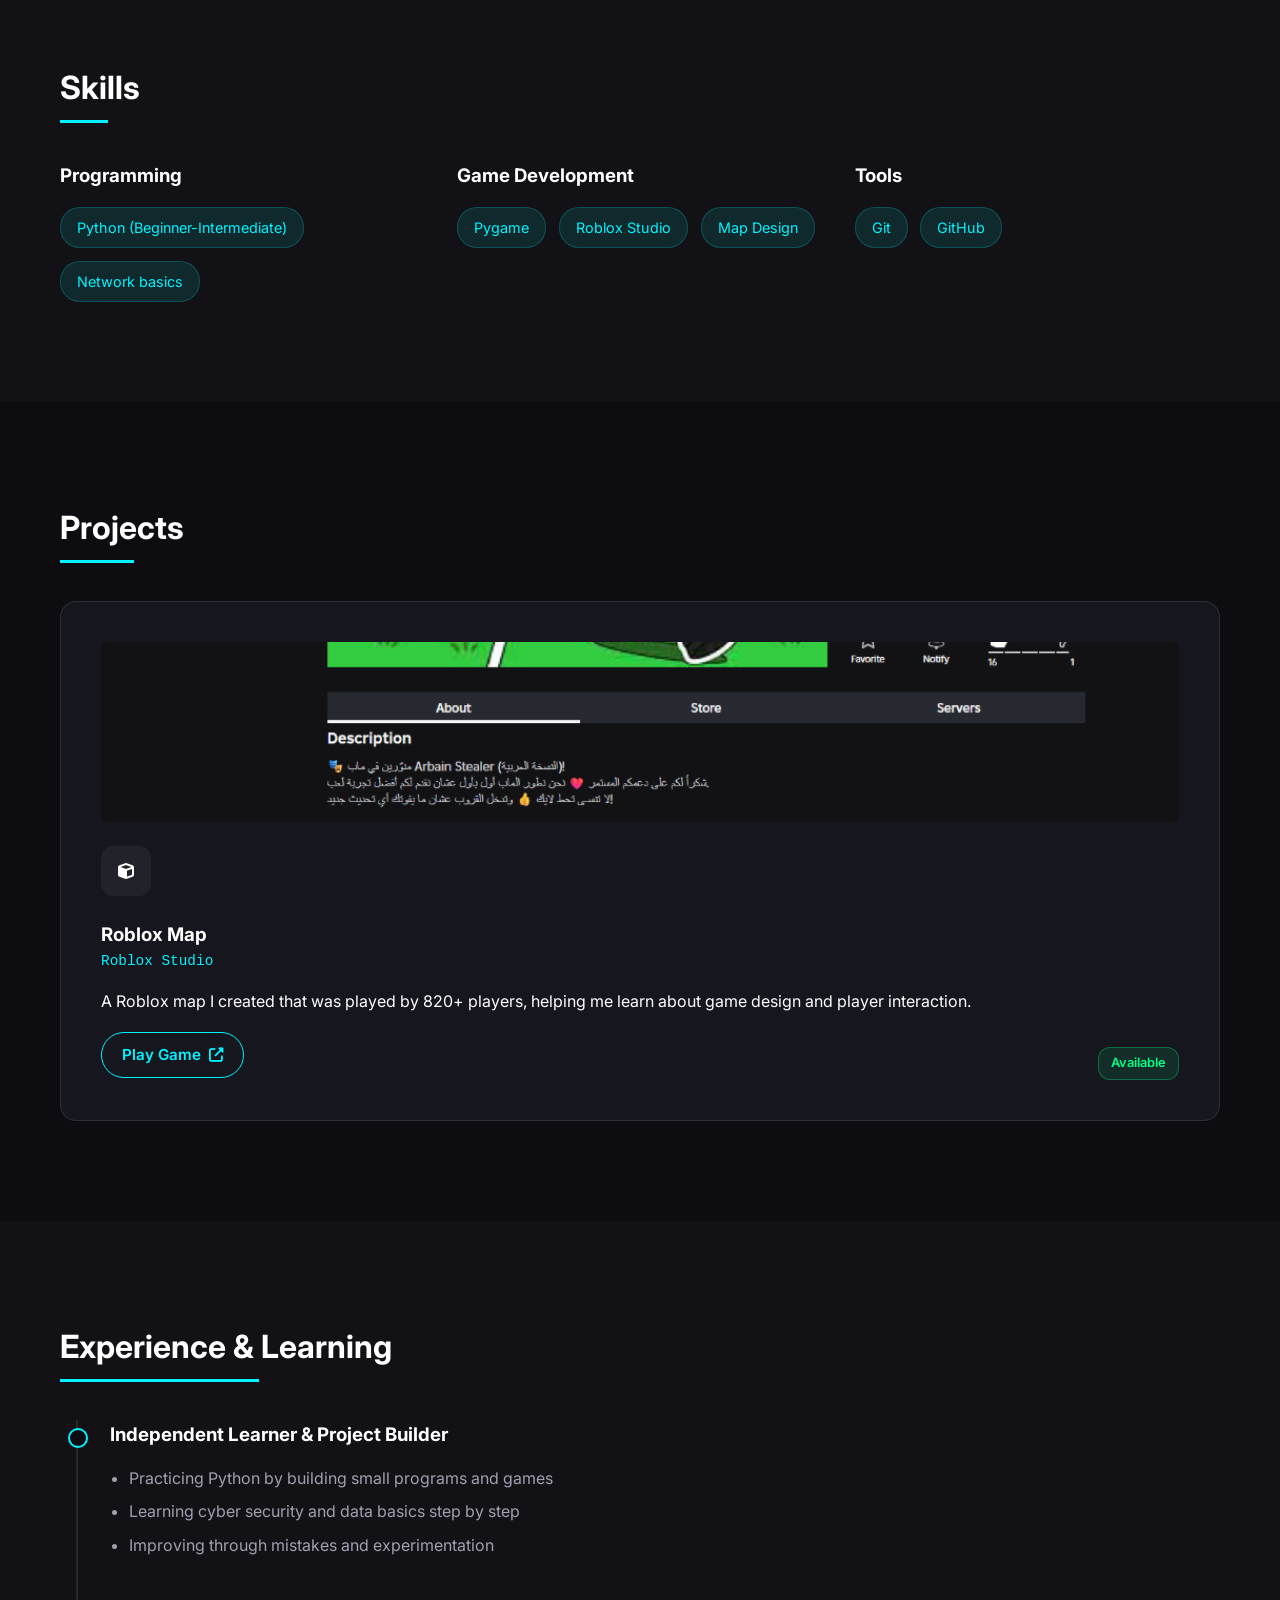
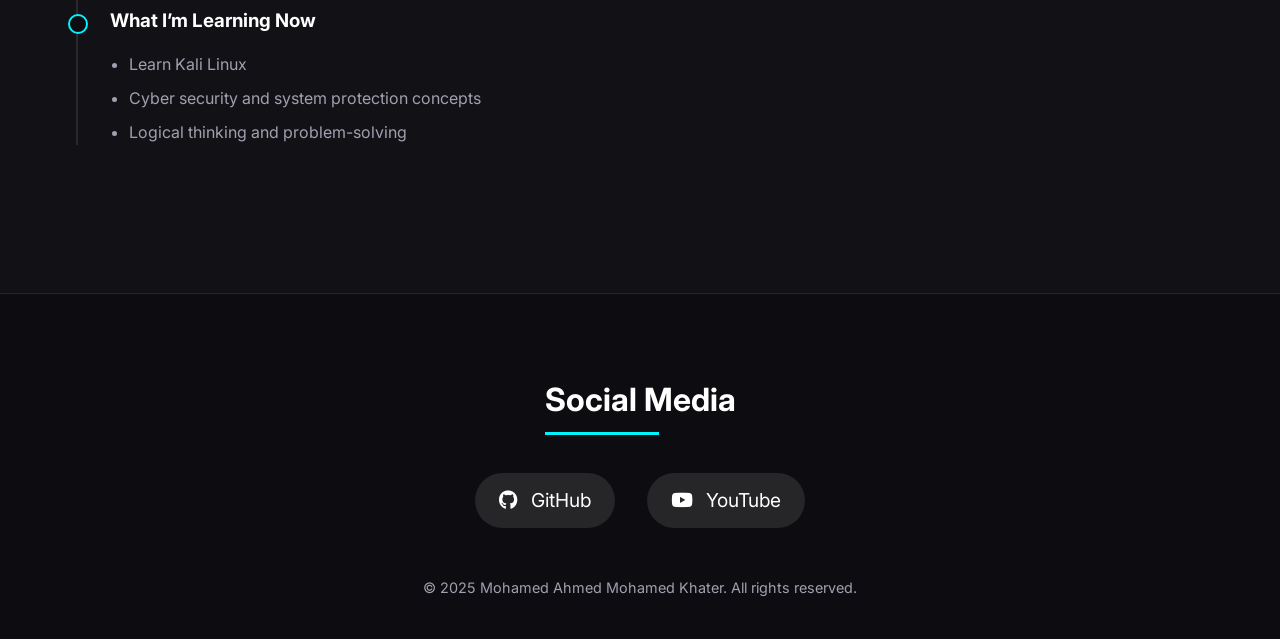
<file: website/admin/index.html>
<!DOCTYPE html>
<html lang="en">
<head>
    <meta charset="UTF-8">
    <meta name="viewport" content="width=device-width, initial-scale=1.0">
    <title>Redirecting to Admin Panel...</title>
    <script>
        // Smoothly redirect to portfolio index page with #admin hash
        window.location.replace("../index.html#admin");
    </script>
</head>
<body>
    <p style="font-family: sans-serif; text-align: center; margin-top: 50px; color: #a0a0b0;">
        Redirecting to admin panel...
    </p>
</body>
</html>
</file>
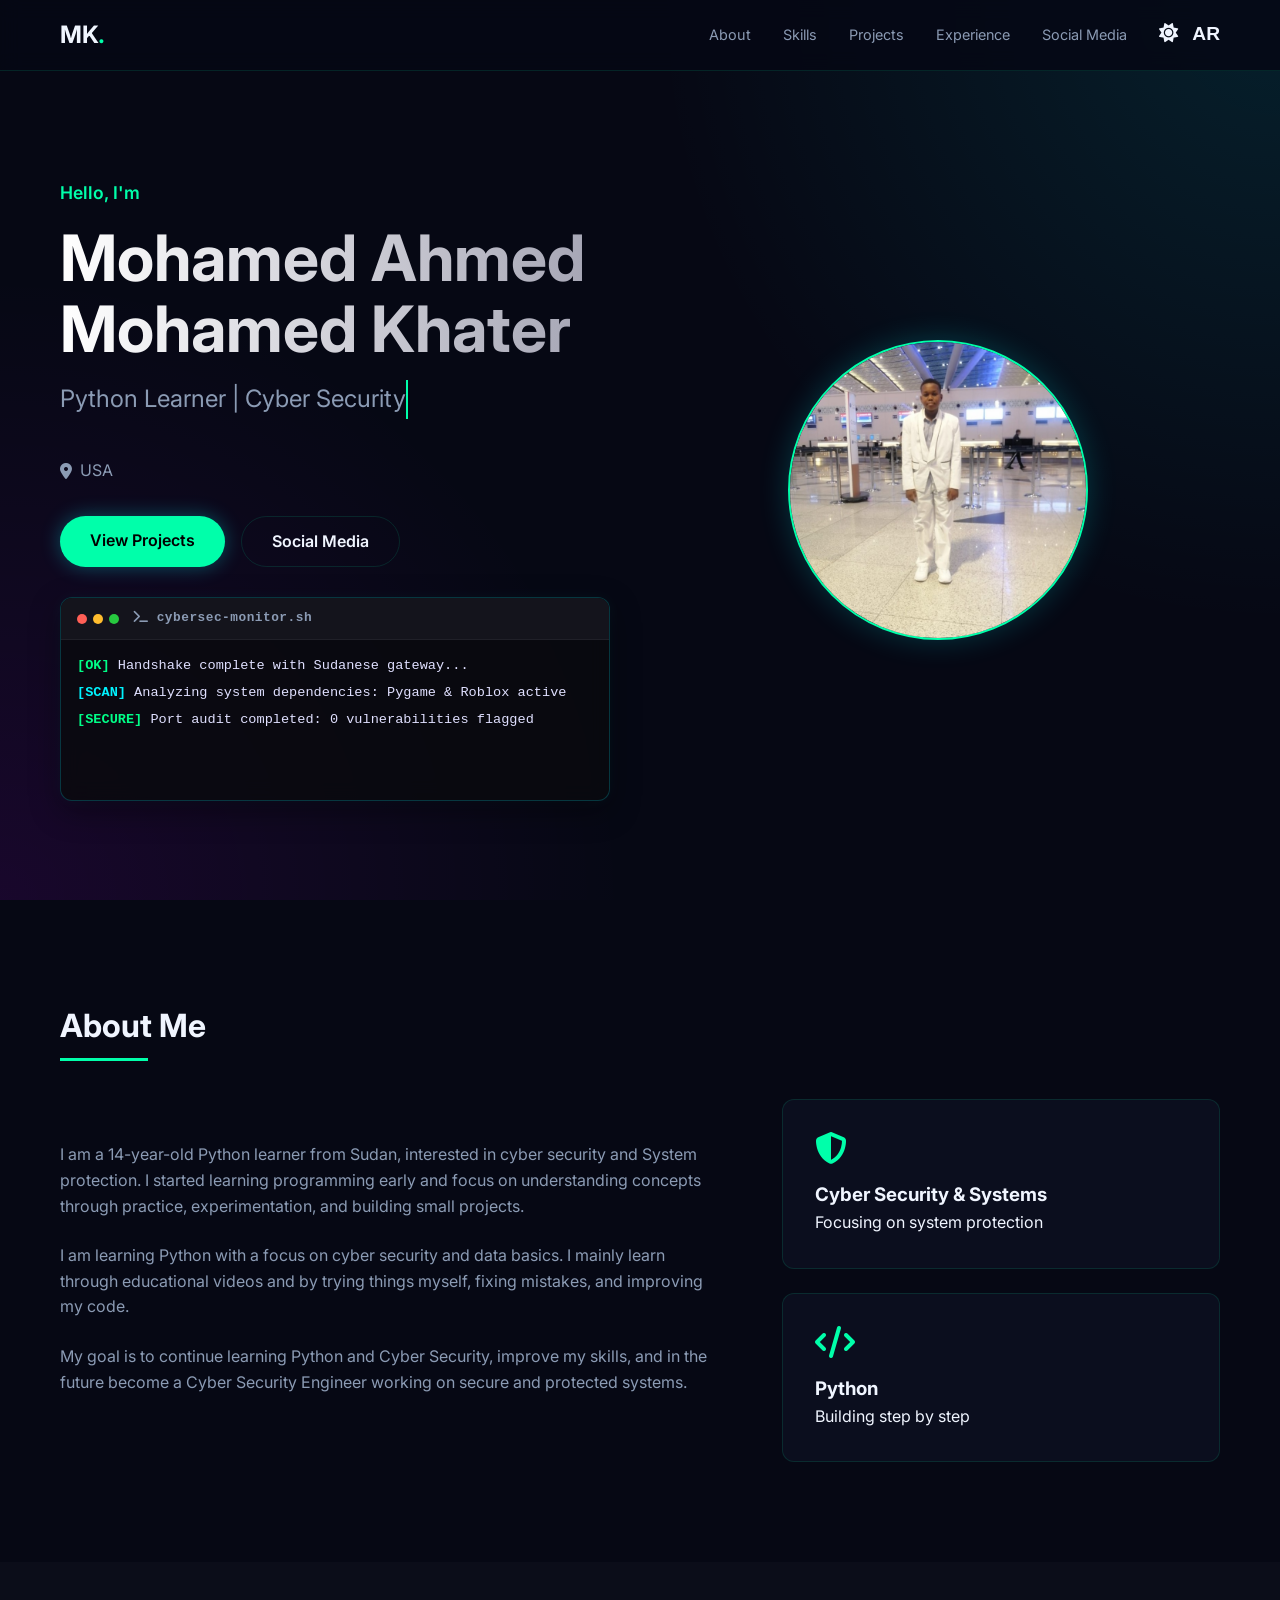
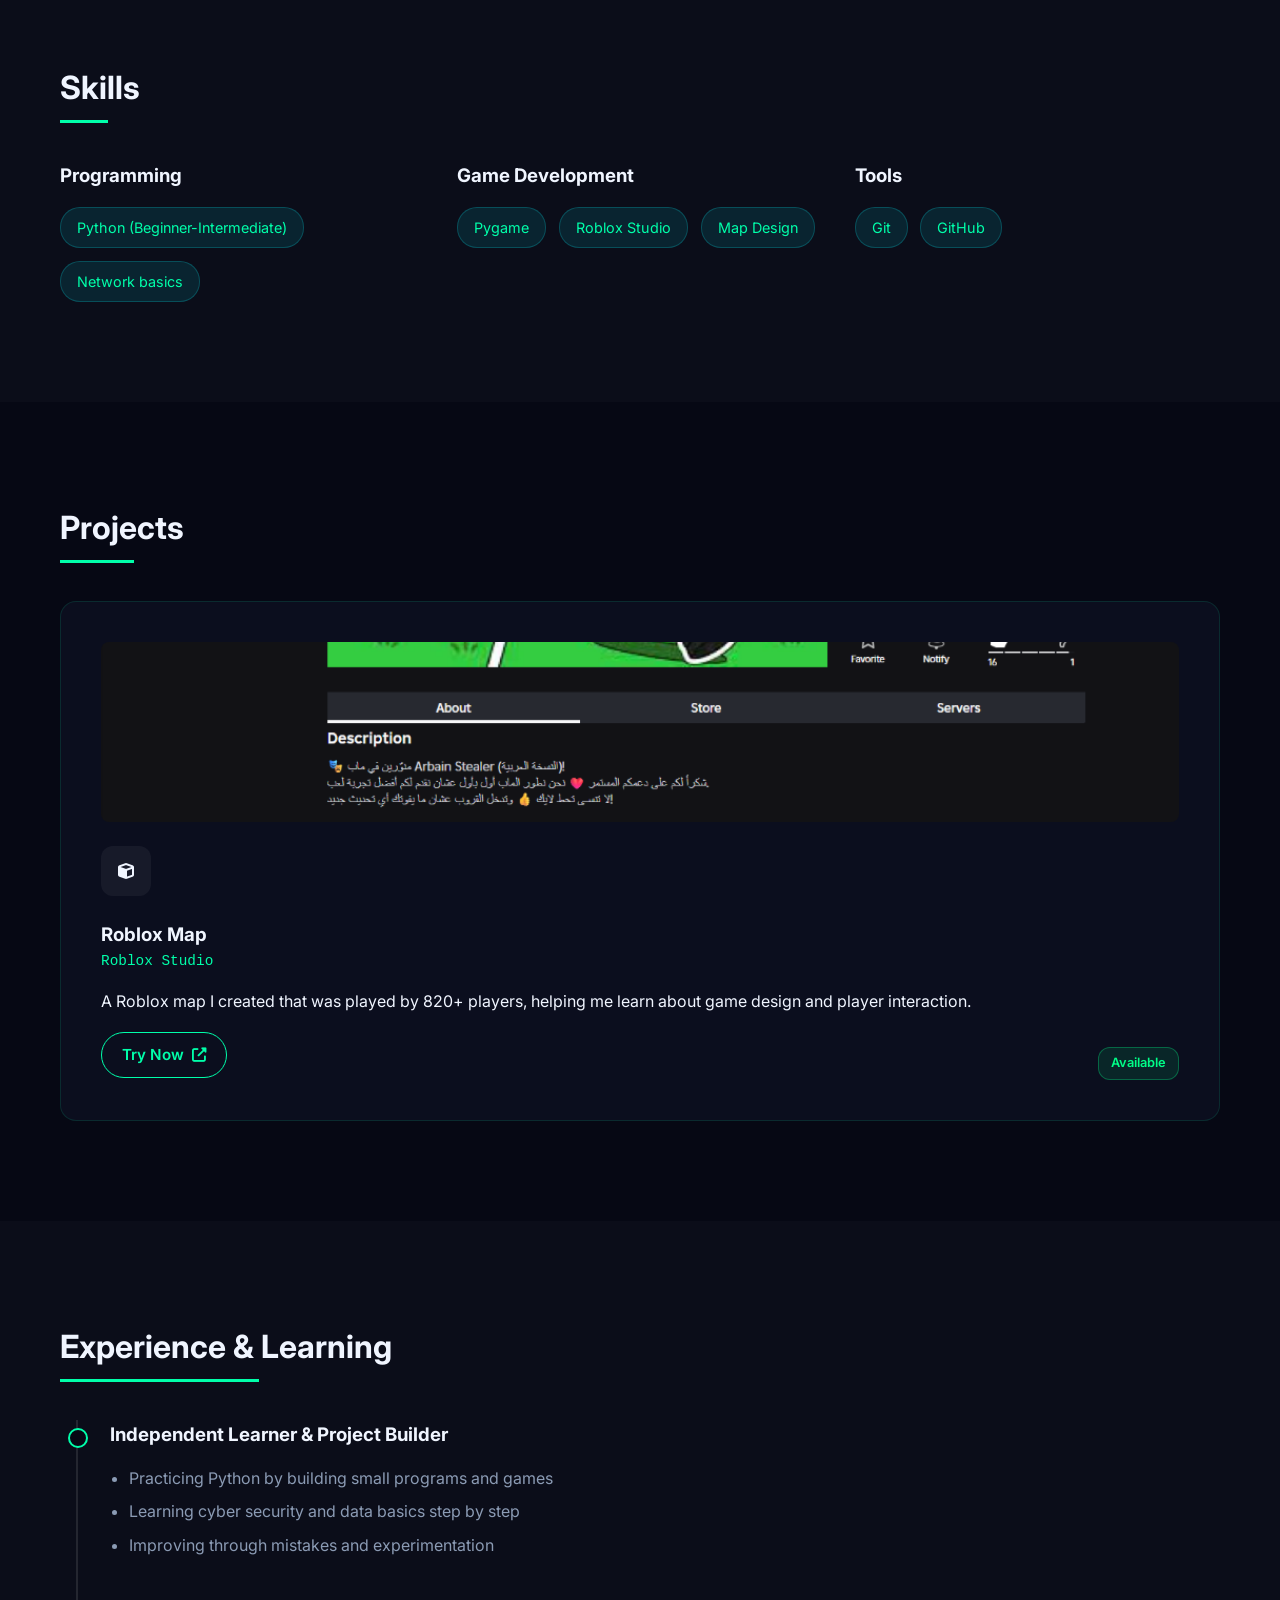
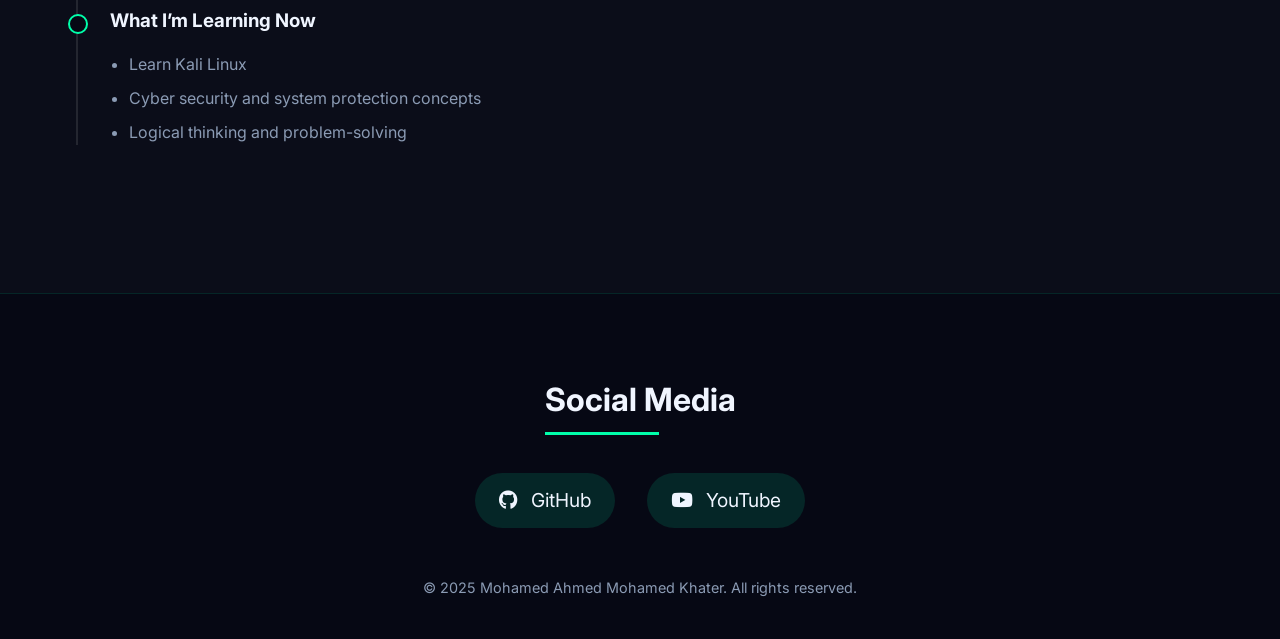
<file: website/website/index.html>
<!DOCTYPE html>
<html lang="en">

<head>
    <meta charset="UTF-8">
    <meta name="viewport" content="width=device-width, initial-scale=1.0">
    <title>Mohamed Khater | Cyber Security</title>
    <meta name="description"
        content="Portfolio of Mohamed Ahmed Mohamed Khater - Python Learner and Cyber Security Enthusiast from Sudan.">
    <link rel="preconnect" href="https://fonts.googleapis.com">
    <link rel="preconnect" href="https://fonts.gstatic.com" crossorigin>
    <link
        href="https://fonts.googleapis.com/css2?family=Inter:wght@300;400;600;700&family=Cairo:wght@400;600;700&display=swap"
        rel="stylesheet">
    <link rel="stylesheet" href="style.css">
    <link rel="stylesheet" href="https://cdnjs.cloudflare.com/ajax/libs/font-awesome/6.4.0/css/all.min.css">
</head>

<body>
    <nav class="navbar">
        <div class="container">
            <a href="#" class="logo">MK<span class="dot">.</span></a>
            <ul class="nav-links">
                <li><a href="#about" data-i18n="nav_about">About</a></li>
                <li><a href="#skills" data-i18n="nav_skills">Skills</a></li>
                <li><a href="#projects" data-i18n="nav_projects">Projects</a></li>
                <li><a href="#experience" data-i18n="nav_experience">Experience</a></li>
                <li><a href="#contact" data-i18n="nav_contact">Contact</a></li>
                <li>
                    <button id="theme-toggle" class="theme-btn"><i class="fas fa-sun"></i></button>
                    <button id="lang-toggle" class="theme-btn lang-btn"
                        style="margin-left: 10px; font-weight: bold;">AR</button>
                </li>
            </ul>
            <div class="hamburger">
                <i class="fas fa-bars"></i>
            </div>
        </div>
    </nav>

    <header class="hero">
        <div class="container hero-container">
            <div class="hero-content">
                <p class="greeting" data-i18n="hero_greeting">Hello, I'm</p>
                <h1 data-i18n="hero_name">Mohamed Ahmed Mohamed Khater</h1>
                <h2 class="typing-text" data-i18n="hero_title">Python Learner | Cyber Security</h2>
                <p class="location"><i class="fas fa-map-marker-alt"></i> <span data-i18n="hero_location">Sudan</span>
                </p>
                <div class="cta-buttons">
                    <a href="#projects" class="btn primary" data-i18n="btn_projects">View Projects</a>
                    <a href="#contact" class="btn secondary" data-i18n="btn_contact">Contact Me</a>
                </div>

                <!-- Live Cyber Terminal Widget -->
                <div class="cyber-terminal">
                    <div class="terminal-header">
                        <div class="terminal-dots">
                            <span class="dot-red"></span>
                            <span class="dot-yellow"></span>
                            <span class="dot-green"></span>
                        </div>
                        <span class="terminal-title"><i class="fas fa-terminal"></i> cybersec-monitor.sh</span>
                    </div>
                    <div class="terminal-body" id="cyber-logs">
                        <!-- Simulated security logs will output dynamically -->
                    </div>
                </div>
            </div>
            <div class="hero-image" id="hero-image-container">
                <!-- Replace 'path/to/your/photo.jpg' with your actual photo path -->
                <img src="profile.jpg" alt="Mohamed Ahmed Mohamed Khater" id="profile-photo-img">
                <div class="photo-placeholder" id="profile-photo-placeholder" style="display: none;">
                    <i class="fas fa-user-shield"></i>
                    <h3 style="font-size: 1.5rem; margin-top: 10px;" data-i18n="photo_hidden">Profile Secured</h3>
                </div>
            </div>
        </div>
    </header>

    <section id="about" class="section">
        <div class="container">
            <h2 class="section-title" data-i18n="about_title">About Me</h2>
            <div class="about-content">
                <div class="about-text">
                    <p data-i18n="about_p1">I am a young Python learner from Sudan, interested in cyber security and
                        System protection. I started learning programming early and focus on
                        understanding concepts through practice, experimentation, and building small projects.</p>
                    <p data-i18n="about_p2">I am learning Python with a focus on cyber security and data basics. I
                        mainly learn
                        through educational videos and by trying things myself, fixing mistakes, and improving my code.
                    </p>
                    <p data-i18n="about_p3">My goal is to continue learning Python and Cyber Security, improve my
                        skills, and in the
                        future become a Cyber Security Engineer working on secure and protected systems.</p>
                </div>
                <div class="highlights">
                    <div class="highlight-card">
                        <i class="fas fa-shield-alt"></i>
                        <h3 data-i18n="card_ai_title">Cyber Security & Systems</h3>
                        <p data-i18n="card_ai_desc">Focusing on system protection</p>
                    </div>
                    <div class="highlight-card">
                        <i class="fas fa-code"></i>
                        <h3 data-i18n="card_python_title">Python</h3>
                        <p data-i18n="card_python_desc">Building step by step</p>
                    </div>
                </div>
            </div>
        </div>
    </section>

    <section id="skills" class="section alt-bg">
        <div class="container">
            <h2 class="section-title" data-i18n="skills_title">Skills</h2>
            <div class="skills-grid">
                <div class="skill-category">
                    <h3 data-i18n="skill_prog">Programming</h3>
                    <div class="skill-tags">
                        <span class="skill-tag" data-i18n="skill_py">Python (Beginner-Intermediate)</span>
                        <span class="skill-tag" data-i18n="skill_game_logic">Network basics</span>
                    </div>
                </div>

                <div class="skill-category">
                    <h3 data-i18n="skill_gamedev">Game Development</h3>
                    <div class="skill-tags">
                        <span class="skill-tag">Pygame</span>
                        <span class="skill-tag">Roblox Studio</span>
                        <span class="skill-tag" data-i18n="skill_map">Map Design</span>
                    </div>
                </div>
                <div class="skill-category">
                    <h3 data-i18n="skill_tools">Tools</h3>
                    <div class="skill-tags">
                        <span class="skill-tag">Git</span>
                        <span class="skill-tag">GitHub</span>
                    </div>
                </div>
            </div>
        </div>
    </section>

    <section id="projects" class="section">
        <div class="container">
            <h2 class="section-title" data-i18n="projects_title">Projects</h2>
            <div class="projects-grid" id="projects-container">
                <!-- Projects will be dynamically loaded by script.js -->
            </div>
        </div>
    </section>

    <section id="experience" class="section alt-bg">
        <div class="container">
            <h2 class="section-title" data-i18n="exp_title">Experience & Learning</h2>
            <div class="timeline">
                <div class="timeline-item">

                    <div class="content">
                        <h3 data-i18n="exp_role1">Independent Learner & Project Builder</h3>
                        <ul>
                            <li data-i18n="exp_list1_1">Practicing Python by building small programs and games</li>
                            <li data-i18n="exp_list1_2">Learning cyber security and data basics step by step</li>
                            <li data-i18n="exp_list1_3">Improving through mistakes and experimentation</li>
                        </ul>
                    </div>
                </div>
                <div class="timeline-item">

                    <div class="content">
                        <h3 data-i18n="exp_role2">What I’m Learning Now</h3>
                        <ul>
                            <li data-i18n="exp_list2_1">Learn Kali Linux</li>
                            <li data-i18n="exp_list2_2">Cyber security and system protection concepts</li>
                            <li data-i18n="exp_list2_3">Logical thinking and problem-solving</li>
                        </ul>
                    </div>
                </div>
            </div>
        </div>
    </section>

    <footer id="contact">
        <div class="container">
            <h2 class="section-title" data-i18n="contact_title">Social Media</h2>
            <div class="social-links">
                <a href="https://github.com/de77fult" target="_blank" class="social-btn github">
                    <i class="fab fa-github"></i> GitHub
                </a>
                <a href="https://www.youtube.com/@MohamedTechnology-z4c" target="_blank" class="social-btn youtube">
                    <i class="fab fa-youtube"></i> YouTube
                </a>
            </div>
            <p class="copyright" data-i18n="copyright">&copy; 2025 Mohamed Ahmed Mohamed Khater. All rights reserved.
            </p>
        </div>
    </footer>

    <div id="image-modal" class="modal">
        <span class="close">&times;</span>
        <img class="modal-content" id="full-image">
        <div id="caption"></div>
    </div>

    <!-- Admin Dashboard Modal -->
    <div id="admin-modal" class="admin-dashboard-modal" style="display: none;">
        <div class="admin-modal-content">
            <div class="admin-modal-header">
                <h2><i class="fas fa-user-cog"></i> <span data-i18n="admin_panel_title">Admin Control Center</span></h2>
                <span class="admin-close">&times;</span>
            </div>
            
            <!-- IP Verification View -->
            <div id="admin-verification-view" class="admin-view">
                <div class="verification-card">
                    <div class="shield-icon"><i class="fas fa-shield-alt pulse"></i></div>
                    <h3 data-i18n="verifying_identity">Verifying Identity...</h3>
                    <p class="security-status" data-i18n="checking_ip">Checking visitor IP address against system policy...</p>
                    <div class="ip-display" id="visitor-ip-display">IP: ...</div>
                    <div class="spinner"></div>
                </div>
            </div>

            <!-- Access Denied View -->
            <div id="admin-denied-view" class="admin-view" style="display: none;">
                <div class="verification-card denied">
                    <div class="shield-icon text-danger"><i class="fas fa-lock"></i></div>
                    <h3 data-i18n="access_denied">Access Denied</h3>
                    <p class="security-status text-danger" data-i18n="ip_not_authorized">Your IP address is not authorized to access this administration panel.</p>
                    <div class="ip-info-box">
                        <div><strong>Authorized IP:</strong> 46.110.178.138</div>
                        <div><strong>Your IP:</strong> <span id="denied-ip-val">...</span></div>
                    </div>
                    <p class="security-note" data-i18n="security_logged">This security incident has been logged. Cyber Security policy strictly enforces access controls.</p>
                </div>
            </div>

            <!-- Dashboard View -->
            <div id="admin-dashboard-view" class="admin-view" style="display: none;">
                <div class="dashboard-grid">
                    <!-- Photo Management Section -->
                    <div class="dashboard-card photo-mgmt">
                        <h3><i class="fas fa-image"></i> <span data-i18n="photo_mgmt">Photo Management</span></h3>
                        <p class="card-desc" data-i18n="photo_mgmt_desc">Toggle visibility of your profile photo on the homepage.</p>
                        
                        <div class="photo-status-box">
                            <div class="status-indicator">
                                <span class="indicator-dot active" id="photo-status-dot"></span>
                                <span id="photo-status-text" data-i18n="photo_visible">Photo Status: Visible</span>
                            </div>
                            <button id="toggle-photo-btn" class="btn-dashboard danger-btn">
                                <i class="fas fa-trash-alt"></i> <span id="toggle-photo-btn-text" data-i18n="delete_photo_btn">Delete Profile Photo</span>
                            </button>
                        </div>
                    </div>

                    <!-- Add Project Section -->
                    <div class="dashboard-card project-mgmt">
                        <h3><i class="fas fa-plus-circle"></i> <span data-i18n="add_project">Add New Project</span></h3>
                        <p class="card-desc" data-i18n="add_project_desc">Fill out details in English and Arabic to expand your portfolio.</p>
                        
                        <form id="add-project-form" class="admin-form">
                            <!-- Dual language Title -->
                            <div class="form-row">
                                <div class="form-group">
                                    <label for="proj-title-en">Project Title (EN)</label>
                                    <input type="text" id="proj-title-en" required placeholder="e.g., Cyber Scan Tool">
                                </div>
                                <div class="form-group">
                                    <label for="proj-title-ar" dir="rtl" style="text-align: right;">عنوان المشروع (AR)</label>
                                    <input type="text" id="proj-title-ar" required placeholder="مثال: أداة الفحص السيبراني" dir="rtl">
                                </div>
                            </div>

                            <!-- Tech Stack and Status -->
                            <div class="form-row">
                                <div class="form-group">
                                    <label for="proj-tech">Tech Stack (comma separated)</label>
                                    <input type="text" id="proj-tech" required placeholder="e.g., Python, Socket, Kali">
                                </div>
                                <div class="form-group">
                                    <label for="proj-status">Project Status</label>
                                    <select id="proj-status">
                                        <option value="available">Available / جاهز</option>
                                        <option value="working">Working on / قيد العمل</option>
                                    </select>
                                </div>
                            </div>

                            <!-- Links and Image selector -->
                            <!-- Link -->
                            <div class="form-group">
                                <label for="proj-link">Project / Play Game Link</label>
                                <input type="url" id="proj-link" required placeholder="https://...">
                            </div>

                            <!-- Dual Language Description -->
                            <div class="form-group">
                                <label for="proj-desc-en">Project Description (EN)</label>
                                <textarea id="proj-desc-en" required rows="3" placeholder="Brief explanation of the project features, tools used, and what you learned..."></textarea>
                            </div>
                            <div class="form-group">
                                <label for="proj-desc-ar" dir="rtl" style="text-align: right;">وصف المشروع (AR)</label>
                                <textarea id="proj-desc-ar" required rows="3" placeholder="شرح مبسط لمميزات المشروع، الأدوات المستخدمة، وما تعلمته..." dir="rtl"></textarea>
                            </div>

                            <button type="submit" class="btn-dashboard primary-btn">
                                <i class="fas fa-save"></i> <span data-i18n="save_project">Save & Publish Project</span>
                            </button>
                        </form>
                    </div>

                    <!-- Manage Projects Section -->
                    <div class="dashboard-card project-list-mgmt">
                        <h3><i class="fas fa-folder-open"></i> <span data-i18n="manage_projects">Manage Custom Projects</span></h3>
                        <p class="card-desc" data-i18n="manage_projects_desc">View and delete the custom projects you have added to your portfolio.</p>
                        
                        <div class="custom-projects-list" id="admin-custom-projects-list">
                            <!-- Custom projects dynamically listed with delete buttons -->
                        </div>
                    </div>
                </div>
            </div>
        </div>
    </div>

    <!-- Custom Cyber Notification Modal -->
    <div id="cyber-alert" class="cyber-alert-overlay" style="display: none;">
        <div class="cyber-alert-box">
            <div class="cyber-alert-icon"><i class="fas fa-shield-alt"></i></div>
            <h3 id="cyber-alert-title">System Notification</h3>
            <p id="cyber-alert-msg">Operation completed successfully.</p>
            <button id="cyber-alert-btn" class="btn-dashboard primary-btn" style="margin-top: 15px; width: auto; padding: 10px 30px;">ACKNOWLEDGE</button>
        </div>
    </div>

    <script src="script.js"></script>
</body>

</html>
</file>
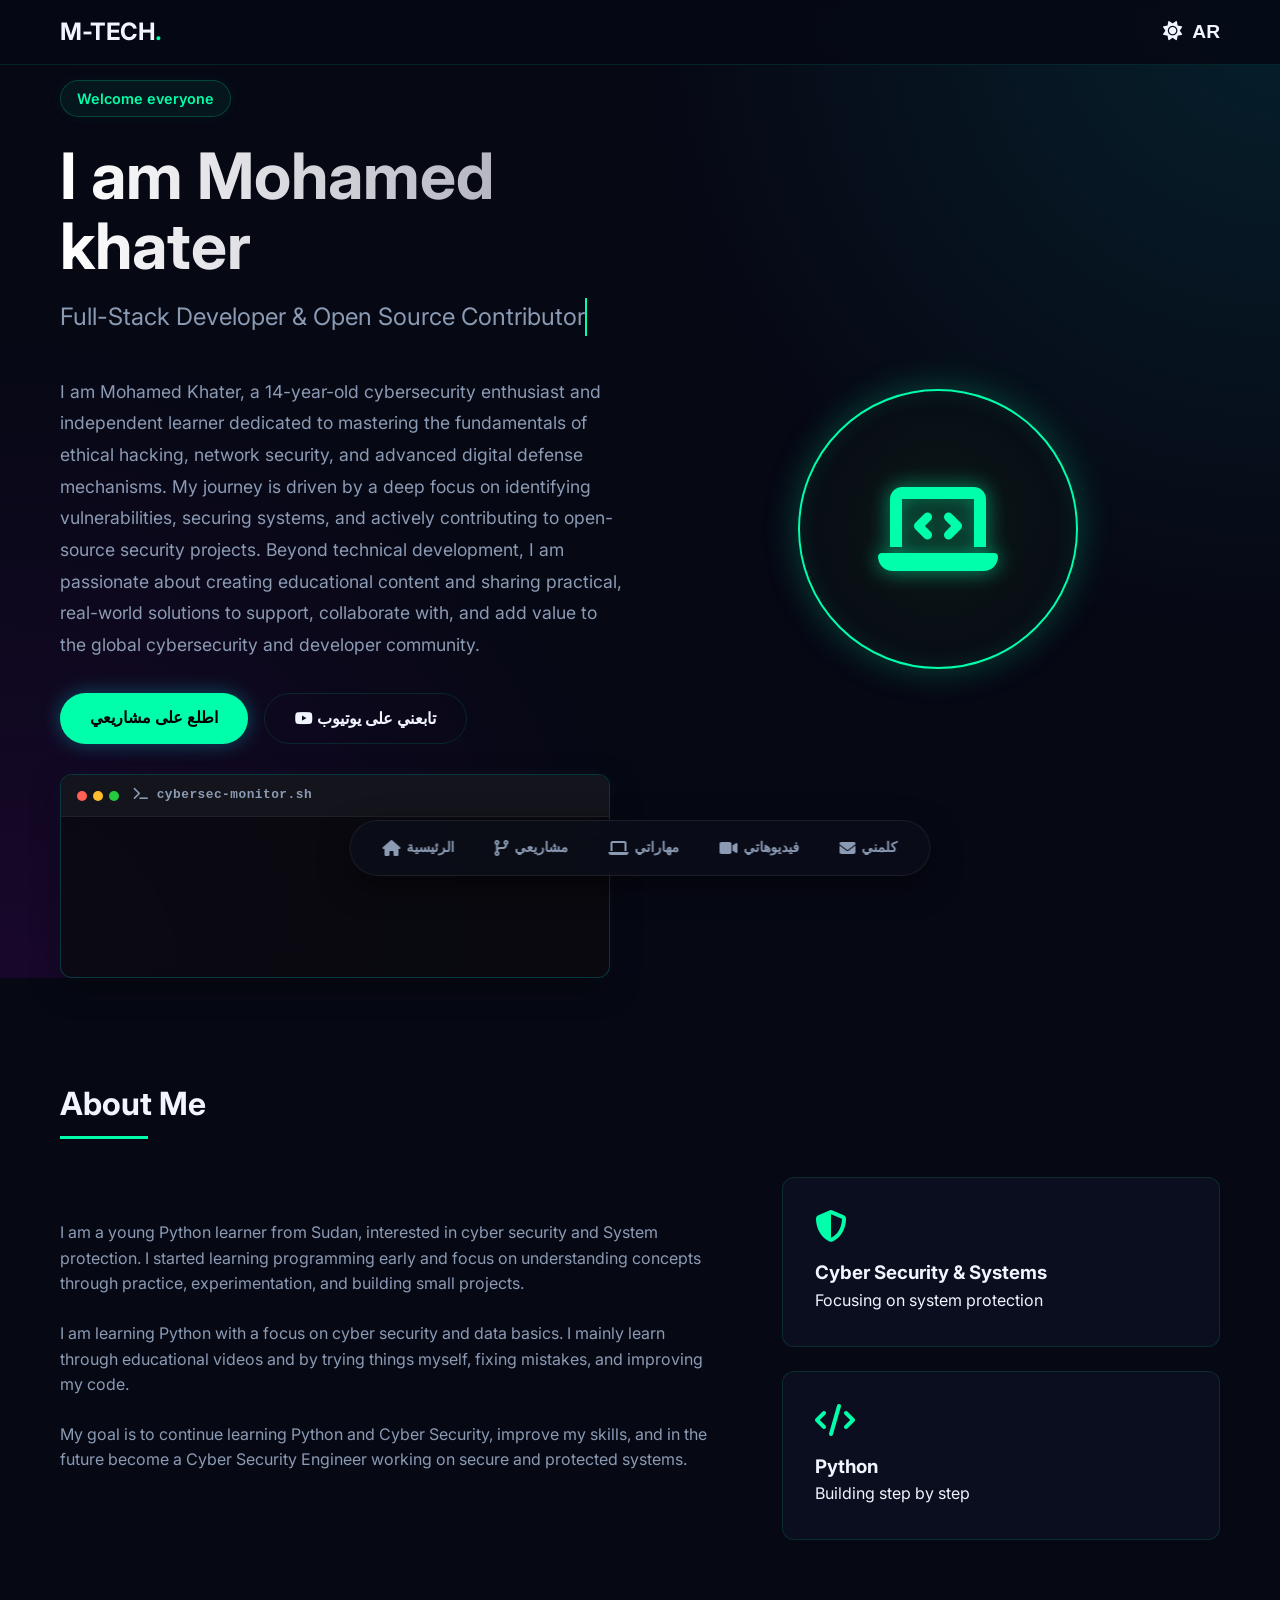
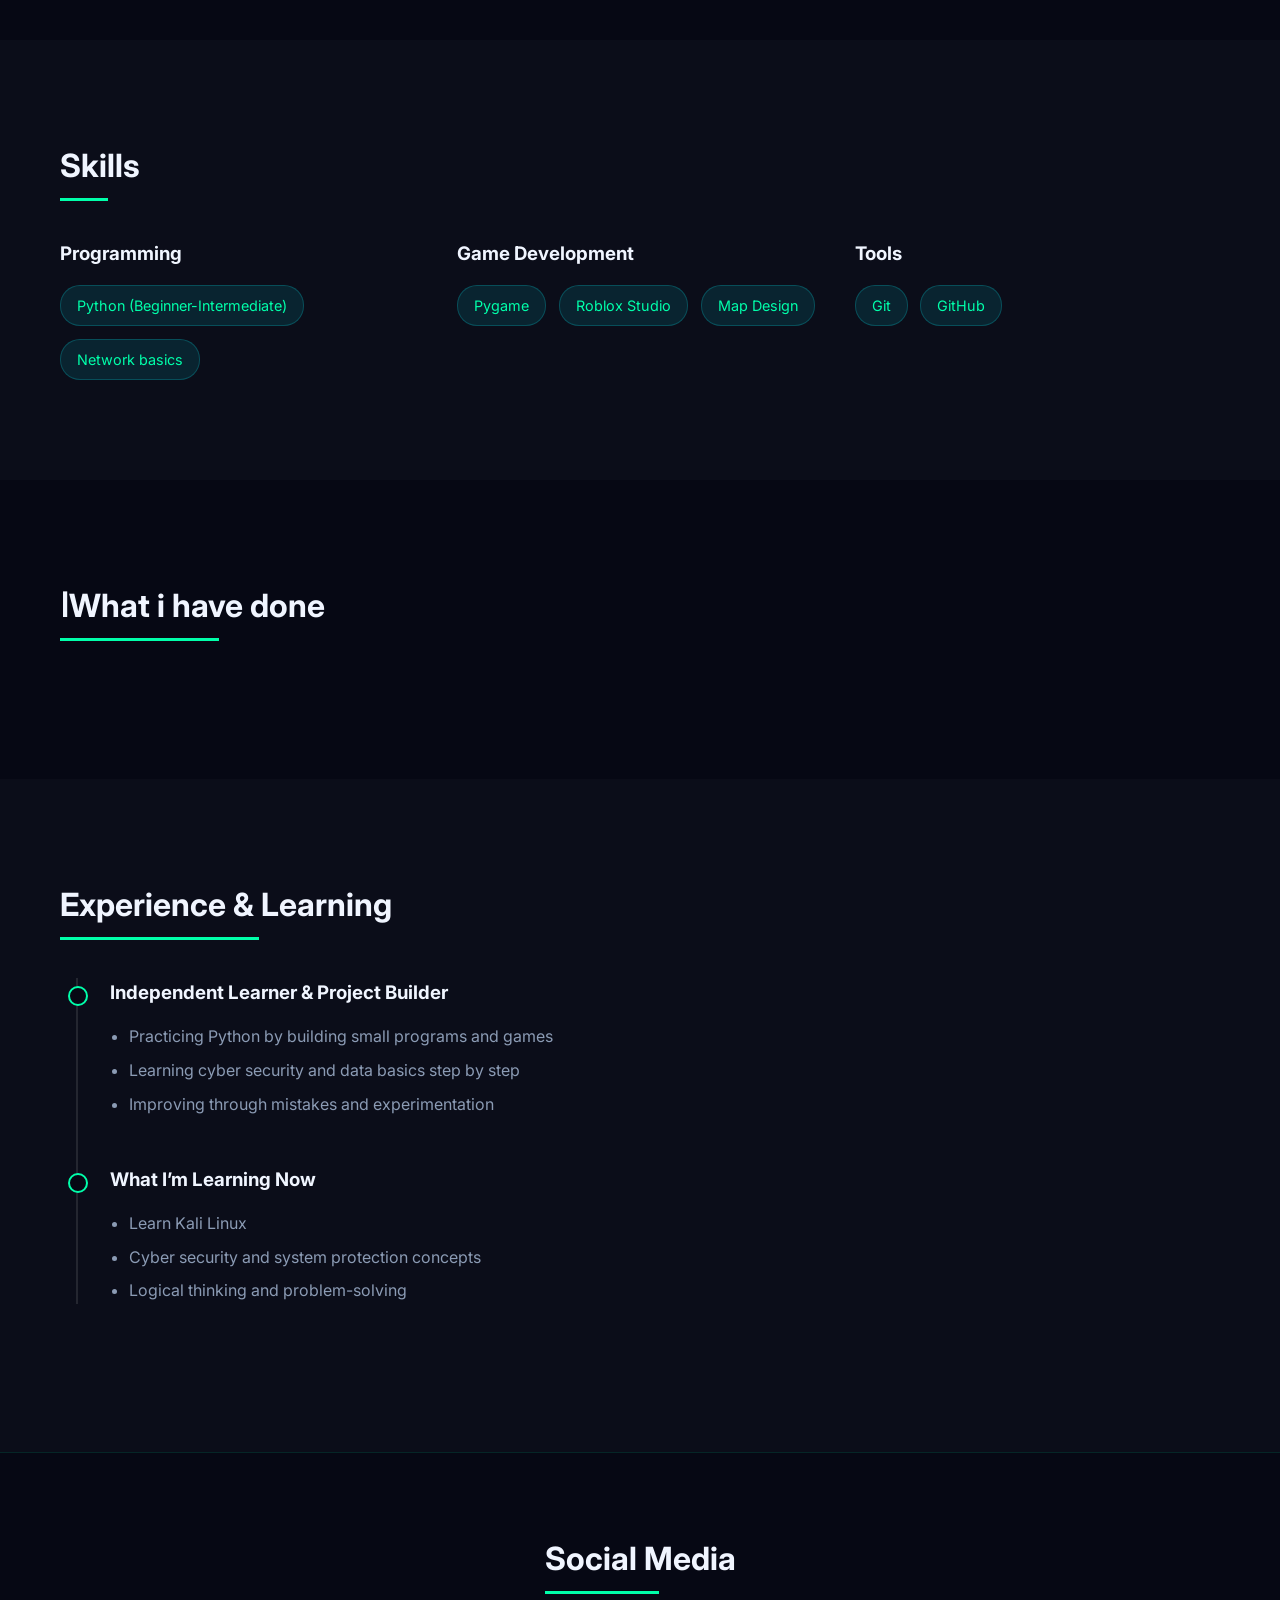
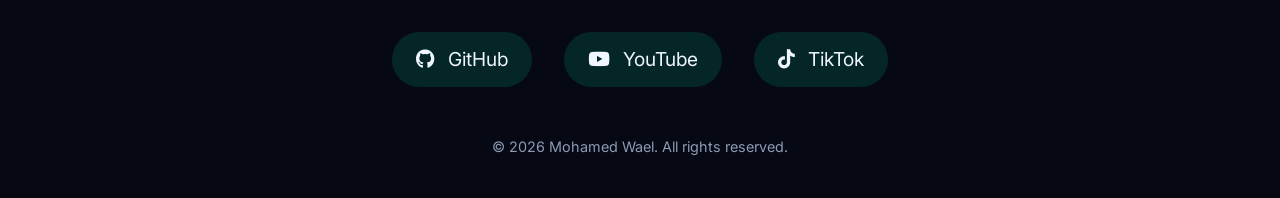
<file: admin.html>
<!DOCTYPE html>
<html lang="en">
<head>
    <meta charset="UTF-8">
    <meta name="viewport" content="width=device-width, initial-scale=1.0">
    <title>Redirecting to Admin Panel...</title>
    <script>
        // Seamless redirect to main page with #admin hash on GitHub Pages
        window.location.replace("./#admin");
    </script>
</head>
<body>
    <p style="font-family: sans-serif; text-align: center; margin-top: 50px; color: #a0a0b0;">
        Redirecting to admin panel...
    </p>
</body>
</html>
</file>
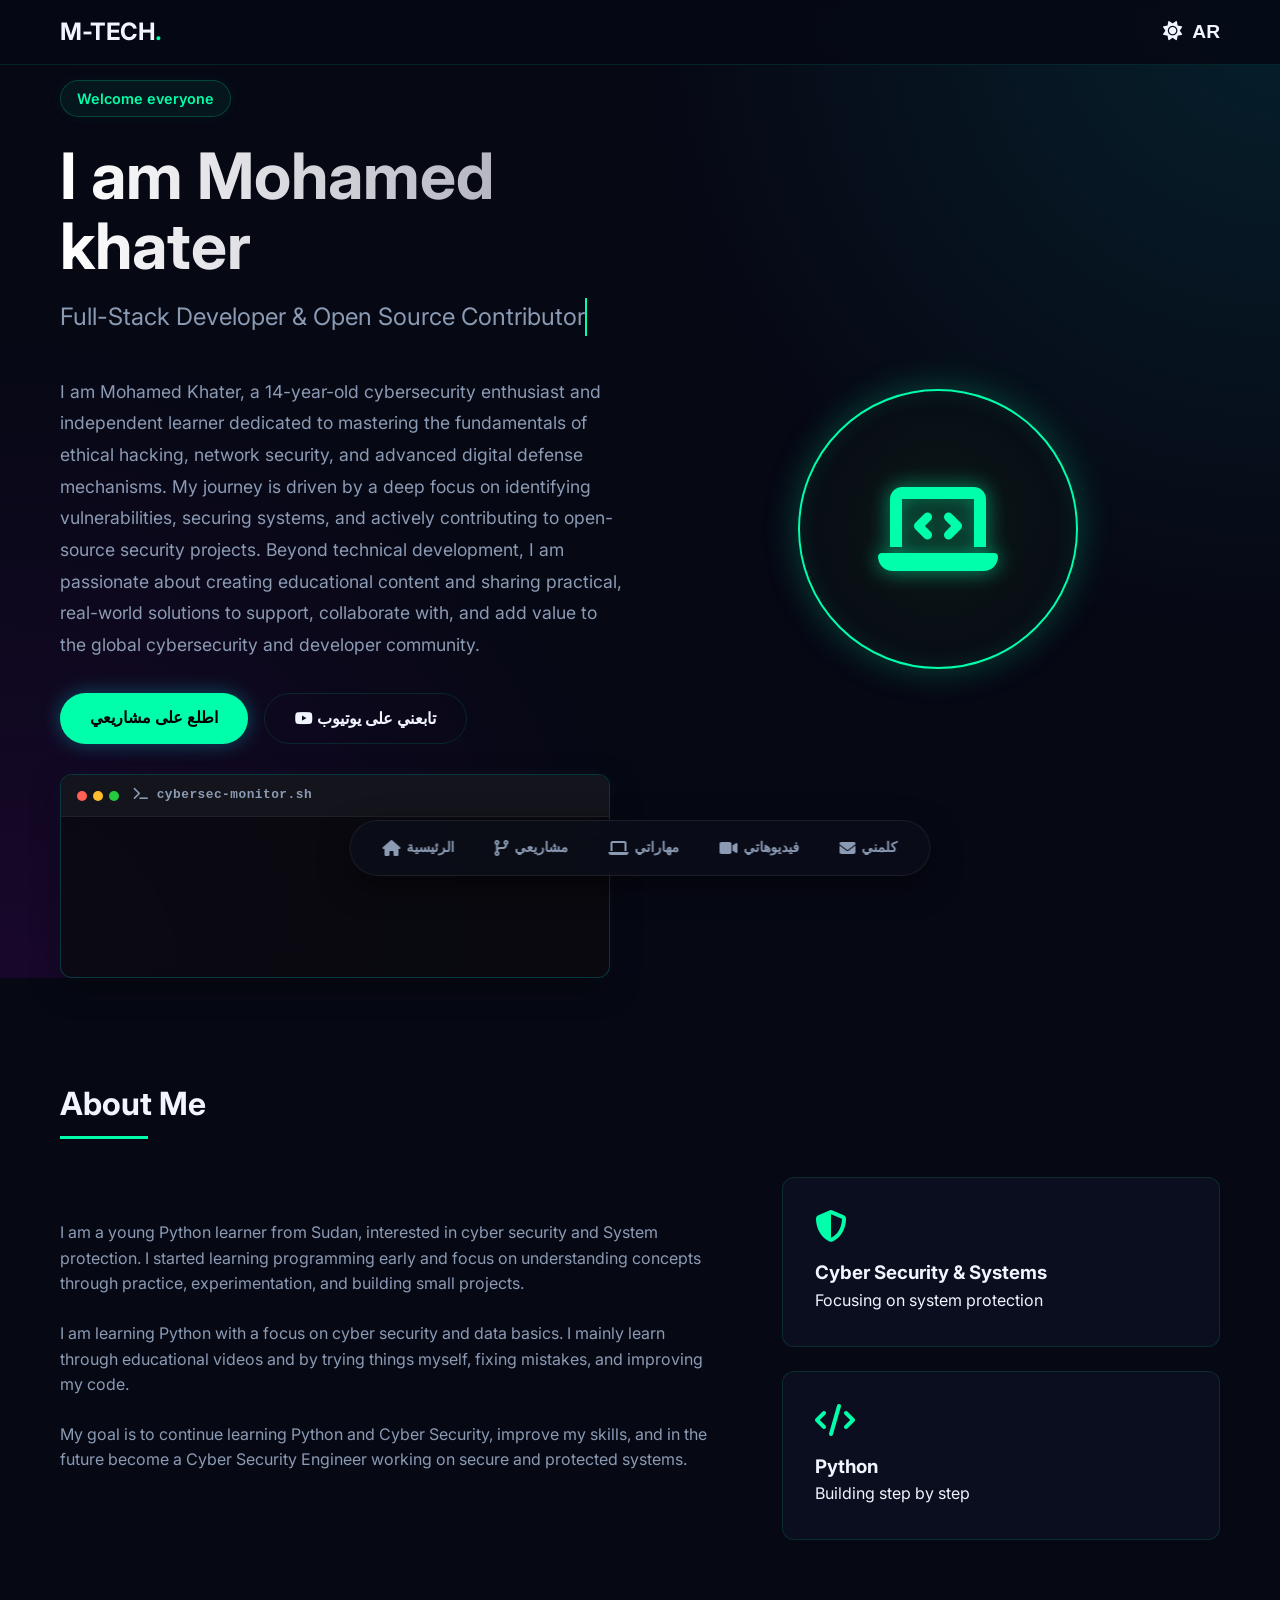
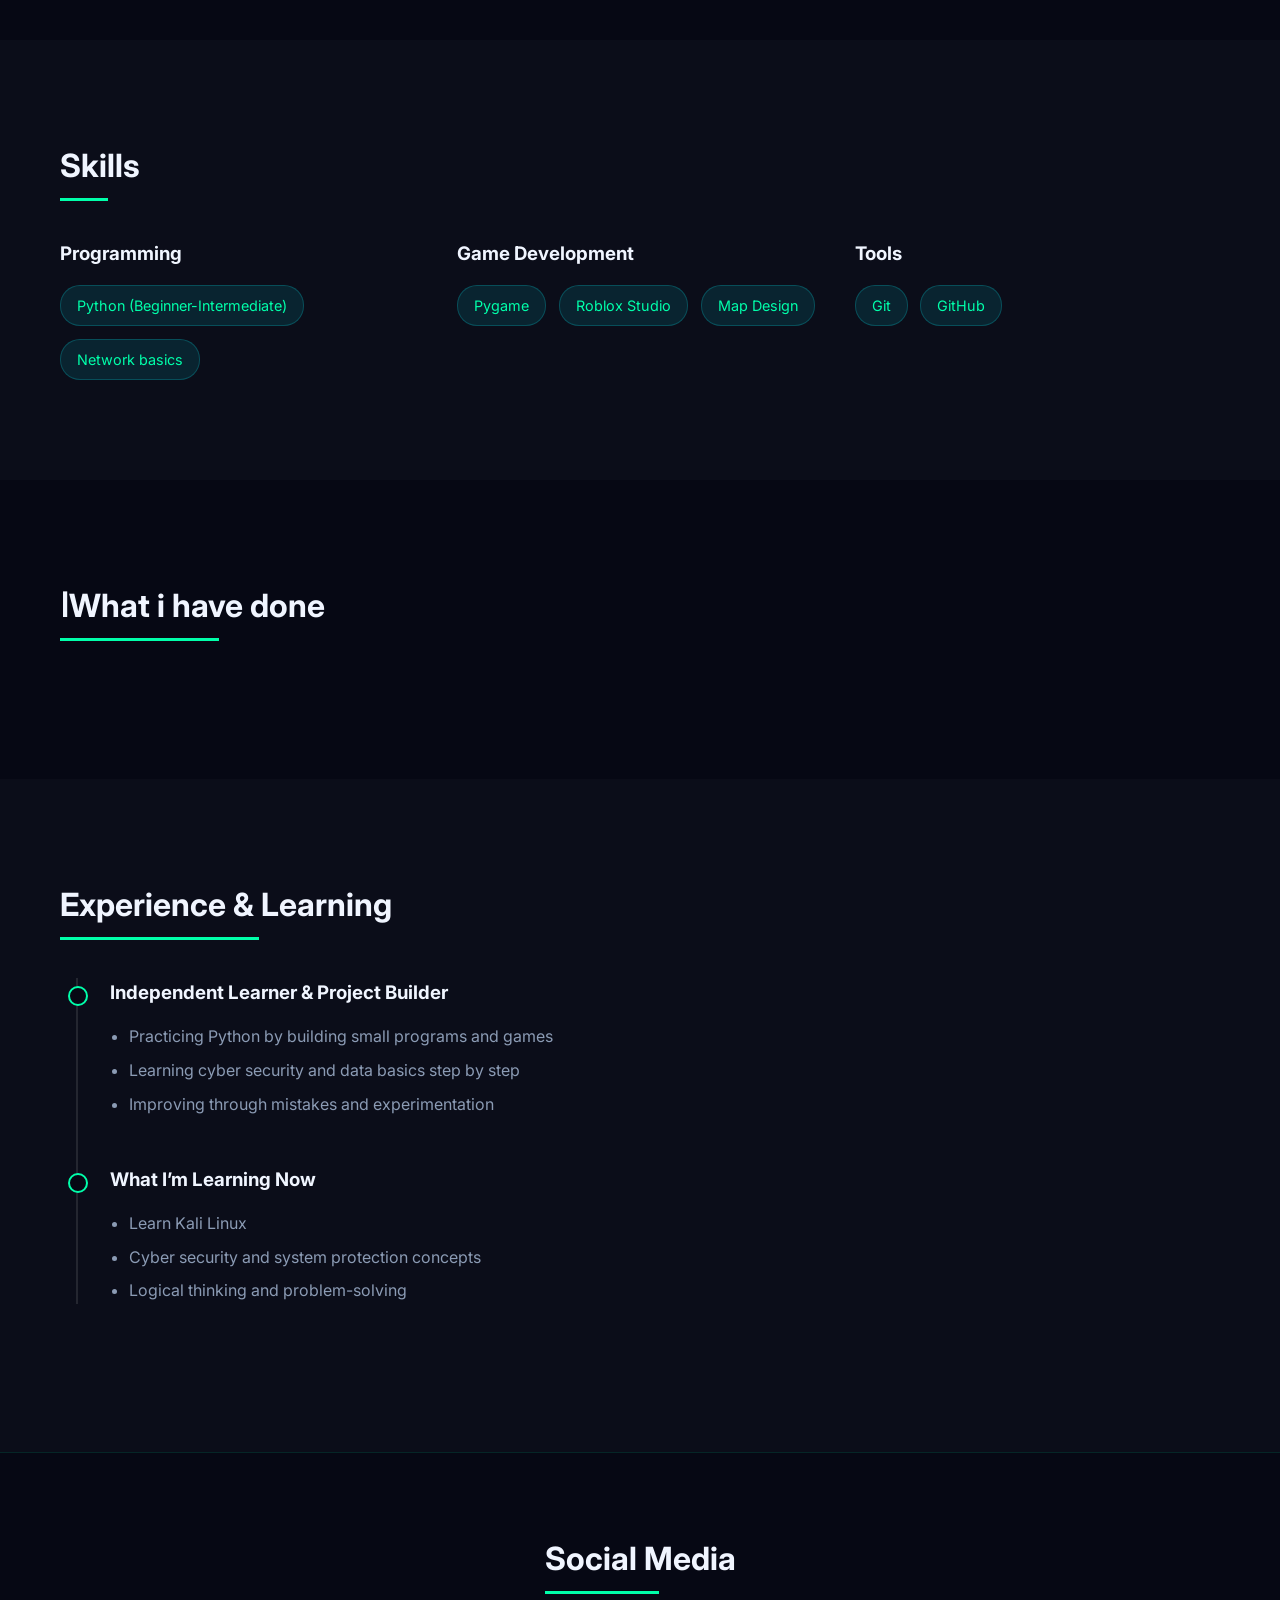
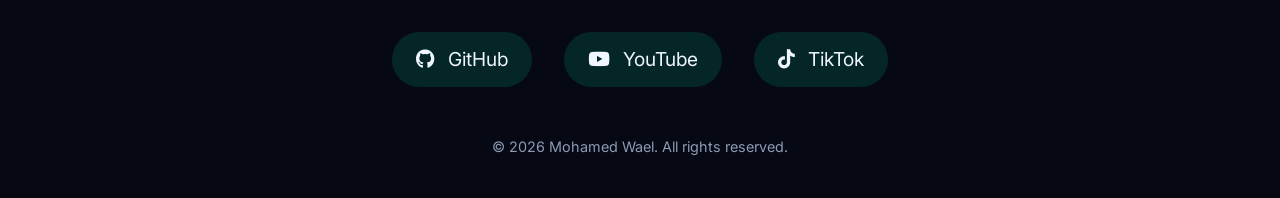
<file: mohamed.html>
<!DOCTYPE html>
<html lang="en">
<head>
    <meta charset="UTF-8">
    <meta name="viewport" content="width=device-width, initial-scale=1.0">
    <title>Redirecting to Control Panel...</title>
    <script>
        // Redirect to main page with the custom hash route
        window.location.replace("./#mohamed");
    </script>
</head>
<body>
    <p style="font-family: sans-serif; text-align: center; margin-top: 50px; color: #a0a0b0;">
        Redirecting to control panel...
    </p>
</body>
</html>
</file>
<file: style.css>
:root {
    --bg-color: #060814; /* Stealth Space Navy */
    --card-bg: #0b0e1e; /* Deep Charcoal Navy */
    --primary: #00ffaa; /* Glowing Emerald Cyber Green */
    --secondary: #00bfff; /* Neon Sky Blue */
    --text-primary: #f0f5ff; /* Sleek Cyber White */
    --text-secondary: #8b9bb4; /* Cool Slate Gray */
    --font-heading: 'Inter', sans-serif;
    --nav-bg: rgba(6, 8, 20, 0.85);
    --border-color: rgba(0, 255, 170, 0.12); /* Subtle green tinted borders */
}

body.light-mode {
    --bg-color: #f4f6fb;
    --card-bg: #ffffff;
    --primary: #00aa6c; /* Deep Green */
    --secondary: #007bff; /* Royal Blue */
    --text-primary: #1e2530;
    --text-secondary: #5e6b7e;
    --nav-bg: rgba(244, 246, 251, 0.9);
    --border-color: rgba(0, 170, 108, 0.15);
}

* {
    margin: 0;
    padding: 0;
    box-sizing: border-box;
    scroll-behavior: smooth;
}

body {
    font-family: var(--font-heading);
    background-color: var(--bg-color);
    color: var(--text-primary);
    line-height: 1.6;
    overflow-x: hidden;
}

.container {
    max-width: 1200px;
    margin: 0 auto;
    padding: 0 20px;
}

/* Navbar */
.navbar {
    position: fixed;
    top: 0;
    width: 100%;
    background: var(--nav-bg);
    backdrop-filter: blur(10px);
    z-index: 1000;
    border-bottom: 1px solid var(--border-color);
    padding: 1rem 0;
}

.navbar .container {
    display: flex;
    justify-content: space-between;
    align-items: center;
}

.logo {
    font-size: 1.5rem;
    font-weight: 700;
    color: var(--text-primary);
    text-decoration: none;
    letter-spacing: -0.5px;
}

.dot {
    color: var(--primary);
}

.nav-links {
    list-style: none;
    display: flex;
    gap: 2rem;
}

.nav-links a {
    color: var(--text-secondary);
    text-decoration: none;
    font-size: 0.9rem;
    transition: color 0.3s;
}

.nav-links a:hover {
    color: var(--primary);
}

.hamburger {
    display: none;
    color: var(--text-primary);
    font-size: 1.5rem;
    cursor: pointer;
}

.theme-btn {
    background: none;
    border: none;
    color: var(--text-primary);
    font-size: 1.2rem;
    cursor: pointer;
    transition: color 0.3s;
}

.theme-btn:hover {
    color: var(--primary);
}

/* Hero Section */
.hero {
    min-height: 100vh;
    display: flex;
    align-items: center;
    padding-top: 80px;
    background: radial-gradient(circle at top right, var(--primary), transparent 70%),
        radial-gradient(circle at bottom left, var(--secondary), transparent 70%);
    background-size: 200% 200%;
    animation: bg-shift 10s ease infinite;
}

body:not(.light-mode) .hero {
    background: radial-gradient(circle at top right, rgba(0, 243, 255, 0.1), transparent 40%),
        radial-gradient(circle at bottom left, rgba(189, 0, 255, 0.1), transparent 40%);
}

.hero-container {
    display: flex;
    align-items: center;
    justify-content: space-between;
    gap: 2rem;
    width: 100%;
}

.hero-content {
    flex: 1;
}

.hero-image {
    flex: 1;
    display: flex;
    justify-content: center;
    position: relative;
}

.photo-placeholder {
    width: 300px;
    height: 300px;
    background: var(--card-bg);
    border: 2px solid var(--primary);
    border-radius: 50%;
    display: flex;
    flex-direction: column;
    align-items: center;
    justify-content: center;
    color: var(--text-secondary);
    box-shadow: 0 0 30px rgba(0, 243, 255, 0.2);
    position: relative;
    overflow: hidden;
    animation: float 6s ease-in-out infinite;
}

.photo-placeholder i {
    font-size: 4rem;
    margin-bottom: 1rem;
    opacity: 0.5;
}

/* Image styling if user replaces placeholder */
.hero-image img {
    width: 300px;
    height: 300px;
    border-radius: 50%;
    object-fit: cover;
    border: 2px solid var(--primary);
    box-shadow: 0 0 30px rgba(0, 243, 255, 0.2);
    animation: float 6s ease-in-out infinite;
}

@keyframes float {

    0%,
    100% {
        transform: translateY(0);
    }

    50% {
        transform: translateY(-20px);
    }
}

.greeting {
    color: var(--primary);
    font-weight: 600;
    margin-bottom: 1rem;
    font-size: 1.1rem;
}

.hero h1 {
    font-size: 4rem;
    line-height: 1.1;
    margin-bottom: 1rem;
    background: linear-gradient(to right, #fff, #a0a0b0);
    -webkit-background-clip: text;
    -webkit-text-fill-color: transparent;
}

.typing-text {
    font-size: 1.5rem;
    color: var(--text-secondary);
    margin-bottom: 2rem;
    font-weight: 400;
    border-right: 2px solid var(--primary);
    white-space: nowrap;
    overflow: hidden;
    display: inline-block;
    animation: blink 0.7s infinite;
}

.location {
    color: var(--text-secondary);
    margin-bottom: 2rem;
    display: flex;
    align-items: center;
    gap: 0.5rem;
}

.cta-buttons {
    display: flex;
    gap: 1rem;
}

.btn {
    padding: 12px 30px;
    border-radius: 50px;
    text-decoration: none;
    font-weight: 600;
    transition: all 0.3s;
}

.btn.primary {
    background: var(--primary);
    color: #000;
    box-shadow: 0 0 20px rgba(0, 243, 255, 0.3);
}

.btn.primary:hover {
    transform: translateY(-2px);
    box-shadow: 0 0 30px rgba(0, 243, 255, 0.5);
}

.btn.secondary {
    border: 1px solid var(--border-color);
    color: var(--text-primary);
}

.btn.secondary:hover {
    border-color: var(--text-primary);
    background: rgba(255, 255, 255, 0.05);
}

body.light-mode .btn.secondary:hover {
    background: rgba(0, 0, 0, 0.05);
}

/* Sections */
.section {
    padding: 100px 0;
}

.alt-bg {
    background: rgba(255, 255, 255, 0.02);
}

.section-title {
    font-size: 2rem;
    margin-bottom: 3rem;
    position: relative;
    display: inline-block;
}

.section-title::after {
    content: '';
    position: absolute;
    width: 60%;
    height: 3px;
    background: var(--primary);
    bottom: -10px;
    left: 0;
}

/* About Grid */
.about-content {
    display: grid;
    grid-template-columns: 1.5fr 1fr;
    gap: 4rem;
    align-items: center;
}

.about-text p {
    color: var(--text-secondary);
    margin-bottom: 1.5rem;
}

.highlights {
    display: grid;
    gap: 1.5rem;
}

.highlight-card {
    background: var(--card-bg);
    padding: 2rem;
    border-radius: 12px;
    border: 1px solid var(--border-color);
    transition: transform 0.3s;
}

.highlight-card:hover {
    transform: translateY(-5px);
    border-color: var(--primary);
}

.highlight-card i {
    font-size: 2rem;
    color: var(--primary);
    margin-bottom: 1rem;
}

/* Skills */
.skills-grid {
    display: grid;
    grid-template-columns: repeat(auto-fit, minmax(250px, 1fr));
    gap: 2rem;
}

.skill-category h3 {
    margin-bottom: 1rem;
    color: var(--text-primary);
}

.skill-tags {
    display: flex;
    flex-wrap: wrap;
    gap: 0.8rem;
}

.skill-tag {
    background: rgba(0, 243, 255, 0.1);
    color: var(--primary);
    padding: 8px 16px;
    border-radius: 20px;
    font-size: 0.9rem;
    border: 1px solid rgba(0, 243, 255, 0.2);
}

body.light-mode .skill-tag {
    background: rgba(0, 123, 255, 0.1);
    border-color: rgba(0, 123, 255, 0.2);
}

/* Projects */
.projects-grid {
    display: grid;
    grid-template-columns: repeat(auto-fit, minmax(300px, 1fr));
    gap: 2rem;
}

.project-card {
    background: var(--card-bg);
    padding: 2.5rem;
    border-radius: 16px;
    border: 1px solid var(--border-color);
    transition: all 0.3s;
    position: relative;
    overflow: hidden;
}

.project-img-container {
    width: 100%;
    height: 180px;
    margin-bottom: 1.5rem;
    border-radius: 8px;
    overflow: hidden;
    position: relative;
}

.project-img {
    width: 100%;
    height: 100%;
    object-fit: cover;
    transition: transform 0.5s;
}

.project-card:hover .project-img {
    transform: scale(1.1);
}

.project-card:hover {
    transform: translateY(-10px);
    border-color: rgba(189, 0, 255, 0.5);
    border-color: rgba(189, 0, 255, 0.5);
    box-shadow: 0 10px 30px rgba(0, 0, 0, 0.3);
}

.project-card.has-image {
    cursor: pointer;
}

/* Modal/Lightbox */
.modal {
    display: none;
    position: fixed;
    z-index: 2000;
    padding-top: 100px;
    left: 0;
    top: 0;
    width: 100%;
    height: 100%;
    overflow: auto;
    background-color: rgba(0, 0, 0, 0.9);
    backdrop-filter: blur(5px);
}

.modal-content {
    margin: auto;
    display: block;
    width: 80%;
    max-width: 900px;
    max-height: 80vh;
    object-fit: contain;
    border-radius: 8px;
    box-shadow: 0 0 50px rgba(0, 243, 255, 0.2);
    animation: zoom 0.6s;
}

#caption {
    margin: auto;
    display: block;
    width: 80%;
    max-width: 700px;
    text-align: center;
    color: #ccc;
    padding: 10px 0;
    height: 150px;
    font-size: 1.2rem;
}

.close {
    position: absolute;
    top: 15px;
    right: 35px;
    color: #f1f1f1;
    font-size: 40px;
    font-weight: bold;
    transition: 0.3s;
    cursor: pointer;
}

.close:hover,
.close:focus {
    color: var(--primary);
    text-decoration: none;
    cursor: pointer;
}

@keyframes zoom {
    from {
        transform: scale(0)
    }

    to {
        transform: scale(1)
    }
}

@media only screen and (max-width: 700px) {
    .modal-content {
        width: 100%;
    }
}

.project-card::before {
    content: '';
    position: absolute;
    top: 0;
    left: 0;
    width: 100%;
    height: 4px;
    background: linear-gradient(90deg, var(--primary), var(--secondary));
    opacity: 0;
    transition: opacity 0.3s;
}

.project-card:hover::before {
    opacity: 1;
}

.card-icon {
    width: 50px;
    height: 50px;
    background: rgba(255, 255, 255, 0.05);
    border-radius: 12px;
    display: flex;
    align-items: center;
    justify-content: center;
    margin-bottom: 1.5rem;
    color: var(--text-primary);
}

.tech-stack {
    color: var(--primary);
    font-size: 0.9rem;
    margin-bottom: 1rem;
    font-family: monospace;
}

/* Button Animation */
@keyframes pulse-glow {
    0% {
        box-shadow: 0 0 0 0 rgba(0, 255, 136, 0.4);
    }

    70% {
        box-shadow: 0 0 0 10px rgba(0, 255, 136, 0);
    }

    100% {
        box-shadow: 0 0 0 0 rgba(0, 255, 136, 0);
    }
}

.project-link {
    display: inline-flex;
    align-items: center;
    justify-content: center;
    margin-top: 1rem;
    padding: 10px 20px;
    background: transparent;
    color: var(--primary);
    border: 1px solid var(--primary);
    border-radius: 25px;
    text-decoration: none;
    font-weight: 600;
    font-size: 0.95rem;
    transition: all 0.3s ease;
    position: relative;
    overflow: hidden;
    cursor: pointer;
}

.project-link:hover {
    background: var(--primary);
    color: var(--bg-color);
    margin-left: 0;
    /* consistent positioning */
    transform: translateY(-2px);
    box-shadow: 0 5px 15px rgba(0, 255, 136, 0.3);
}

.project-link:active {
    transform: translateY(0);
}

/* Add Pulse Animation to the button for visual interest */
.project-link {
    animation: pulse-glow 2s infinite;
}

.project-link:hover {
    animation: none;
    /* stop pulse on hover */
}

.project-link i {
    margin-left: 8px;
    font-size: 0.9rem;
    transition: transform 0.3s;
}

.project-link:hover i {
    transform: translateX(3px);
}

/* Mobile Adjustments for Buttons */
@media (max-width: 768px) {
    .project-actions {
        flex-direction: column;
        align-items: flex-start;
        gap: 1rem;
    }

    .project-link {
        width: 100%;
        /* Full width for easy tapping */
        padding: 12px 0;
        font-size: 1rem;
    }

    .status-badge {
        margin-top: 0;
    }
}

.project-actions {
    display: flex;
    justify-content: space-between;
    align-items: center;
    margin-top: 1rem;
}

.project-actions .project-link {
    margin-top: 0;
    /* Override default margin */
}

/* Status Badges */
.status-badge {
    display: inline-block;
    padding: 5px 12px;
    border-radius: 12px;
    font-size: 0.8rem;
    font-weight: 600;
    margin-top: 1rem;
}

.status-badge.working {
    background: rgba(255, 174, 0, 0.1);
    color: #ffae00;
    border: 1px solid rgba(255, 174, 0, 0.3);
}

.status-badge.available {
    background: rgba(0, 255, 136, 0.1);
    color: #00ff88;
    border: 1px solid rgba(0, 255, 136, 0.3);
}

/* Timeline */
.timeline {
    border-left: 2px solid rgba(255, 255, 255, 0.1);
    margin-left: 1rem;
    padding-left: 2rem;
}

.timeline-item {
    margin-bottom: 3rem;
    position: relative;
}

.timeline-item::before {
    content: '';
    position: absolute;
    left: -2.6rem;
    top: 0.5rem;
    width: 16px;
    height: 16px;
    background: var(--bg-color);
    border: 2px solid var(--primary);
    border-radius: 50%;
}

.timeline-item .date {
    color: var(--text-secondary);
    font-size: 0.9rem;
    margin-bottom: 0.5rem;
}

.timeline-item ul {
    margin-top: 1rem;
    padding-left: 1.2rem;
    color: var(--text-secondary);
}

.timeline-item li {
    margin-bottom: 0.5rem;
}

/* Footer */
footer {
    padding: 80px 0 40px;
    text-align: center;
    border-top: 1px solid var(--border-color);
}

.social-links {
    display: flex;
    justify-content: center;
    gap: 2rem;
    margin-bottom: 3rem;
}

.social-btn {
    color: var(--text-primary);
    font-size: 1.2rem;
    text-decoration: none;
    display: flex;
    align-items: center;
    gap: 0.8rem;
    padding: 12px 24px;
    background: var(--border-color);
    border-radius: 50px;
    transition: all 0.3s;
}

.social-btn:hover {
    background: var(--text-primary);
    color: var(--bg-color);
}

.social-btn.github:hover {
    background: #fff;
}

.social-btn.youtube:hover {
    background: #ff0000;
    color: #fff;
}

.copyright {
    color: var(--text-secondary);
    font-size: 0.9rem;
}

/* Animations */
@keyframes blink {
    50% {
        border-color: transparent;
    }
}

@media (max-width: 768px) {
    .nav-links {
        display: none;
        flex-direction: column;
        position: absolute;
        top: 70px;
        left: 0;
        width: 100%;
        background: var(--bg-color);
        padding: 2rem;
        text-align: center;
    }

    .nav-links.active {
        display: flex;
    }

    .hamburger {
        display: block;
    }

    .hero-container {
        flex-direction: column-reverse;
        text-align: center;
        gap: 3rem;
    }

    .hero-content {
        align-items: center;
        display: flex;
        flex-direction: column;
    }

    .location {
        justify-content: center;
    }

    .typing-text {
        border-right: none;
        animation: none;
        white-space: normal;
    }

    .about-content {
        grid-template-columns: 1fr;
    }

    .social-links {
        flex-direction: column;
        align-items: center;
        gap: 1rem;
    }
}

/* RTL Styles */
body.rtl {
    direction: rtl;
    font-family: 'Cairo', sans-serif;
}

body.rtl .nav-links #lang-toggle {
    margin-left: 0 !important;
    margin-right: 10px;
}

body.rtl .typing-text {
    border-right: none;
    border-left: 2px solid var(--primary);
}

body.rtl .timeline {
    border-left: none;
    border-right: 2px solid rgba(255, 255, 255, 0.1);
    margin-left: 0;
    margin-right: 1rem;
    padding-left: 0;
    padding-right: 2rem;
}

body.rtl .timeline-item::before {
    left: auto;
    right: -2.6rem;
}

body.rtl .timeline-item ul {
    padding-left: 0;
    padding-right: 1.2rem;
}

body.rtl .section-title::after {
    left: auto;
    right: 0;
}

/* ==========================================================================
   Admin Control Center & Glassmorphic Dashboard Styles
   ========================================================================== */

/* Fullscreen Modal Overlay */
.admin-dashboard-modal {
    position: fixed;
    z-index: 1500;
    left: 0;
    top: 0;
    width: 100%;
    height: 100%;
    overflow: auto;
    background-color: rgba(6, 6, 9, 0.85);
    backdrop-filter: blur(12px);
    -webkit-backdrop-filter: blur(12px);
    display: flex;
    align-items: center;
    justify-content: center;
    padding: 20px;
    animation: fadeIn 0.4s ease-out;
}

@keyframes fadeIn {
    from { opacity: 0; }
    to { opacity: 1; }
}

/* Glassmorphic Modal Content Card */
.admin-modal-content {
    background: rgba(22, 22, 31, 0.75);
    border: 1px solid var(--border-color);
    box-shadow: 0 20px 50px rgba(0, 0, 0, 0.5), 
                inset 0 1px 0 rgba(255, 255, 255, 0.1);
    border-radius: 20px;
    width: 100%;
    max-width: 900px;
    max-height: 90vh;
    display: flex;
    flex-direction: column;
    overflow: hidden;
    position: relative;
    backdrop-filter: blur(20px);
    -webkit-backdrop-filter: blur(20px);
    animation: slideUp 0.4s cubic-bezier(0.16, 1, 0.3, 1);
}

@keyframes slideUp {
    from { transform: translateY(40px); opacity: 0; }
    to { transform: translateY(0); opacity: 1; }
}

/* Linear Gradient Border Top Accent */
.admin-modal-content::before {
    content: '';
    position: absolute;
    top: 0;
    left: 0;
    width: 100%;
    height: 4px;
    background: linear-gradient(90deg, var(--primary), var(--secondary));
}

/* Header */
.admin-modal-header {
    display: flex;
    justify-content: space-between;
    align-items: center;
    padding: 24px 32px;
    border-bottom: 1px solid var(--border-color);
}

.admin-modal-header h2 {
    font-size: 1.5rem;
    font-weight: 700;
    color: var(--text-primary);
    display: flex;
    align-items: center;
    gap: 12px;
}

.admin-modal-header h2 i {
    color: var(--primary);
}

.admin-close {
    font-size: 1.8rem;
    font-weight: 400;
    color: var(--text-secondary);
    cursor: pointer;
    transition: all 0.2s;
    line-height: 1;
}

.admin-close:hover {
    color: #ff3366;
    transform: scale(1.1);
}

/* Dynamic Views */
.admin-view {
    padding: 32px;
    overflow-y: auto;
    flex: 1;
}

/* Security Verification Card & Loader */
.verification-card {
    display: flex;
    flex-direction: column;
    align-items: center;
    justify-content: center;
    padding: 40px;
    text-align: center;
}

.verification-card.denied {
    border: 1px solid rgba(255, 51, 102, 0.2);
    border-radius: 16px;
    background: rgba(255, 51, 102, 0.05);
}

.shield-icon {
    width: 80px;
    height: 80px;
    background: rgba(0, 243, 255, 0.1);
    border-radius: 50%;
    display: flex;
    align-items: center;
    justify-content: center;
    font-size: 2.2rem;
    color: var(--primary);
    margin-bottom: 24px;
    box-shadow: 0 0 20px rgba(0, 243, 255, 0.1);
}

.shield-icon.text-danger {
    color: #ff3366;
    background: rgba(255, 51, 102, 0.15);
    box-shadow: 0 0 20px rgba(255, 51, 102, 0.15);
}

.shield-icon.pulse {
    animation: shield-pulse 1.8s infinite ease-in-out;
}

@keyframes shield-pulse {
    0% { transform: scale(1); box-shadow: 0 0 0 0 rgba(0, 243, 255, 0.4); }
    70% { transform: scale(1.05); box-shadow: 0 0 0 15px rgba(0, 243, 255, 0); }
    100% { transform: scale(1); box-shadow: 0 0 0 0 rgba(0, 243, 255, 0); }
}

.security-status {
    color: var(--text-secondary);
    font-size: 1rem;
    margin: 8px 0 20px;
    max-width: 450px;
}

.security-status.text-danger {
    color: #ff88a8;
}

.security-note {
    font-size: 0.85rem;
    color: rgba(255, 255, 255, 0.4);
    margin-top: 24px;
}

.ip-display {
    background: rgba(255, 255, 255, 0.05);
    border: 1px solid var(--border-color);
    padding: 8px 20px;
    border-radius: 50px;
    font-family: monospace;
    font-size: 1.1rem;
    color: var(--primary);
    margin-bottom: 24px;
}

.ip-info-box {
    background: rgba(0, 0, 0, 0.2);
    border: 1px solid rgba(255, 51, 102, 0.2);
    padding: 16px 24px;
    border-radius: 12px;
    text-align: left;
    margin: 15px 0;
    font-family: monospace;
    display: inline-block;
}

.ip-info-box div {
    margin: 6px 0;
    font-size: 0.95rem;
}

.ip-info-box div strong {
    color: var(--text-secondary);
}

.ip-info-box #denied-ip-val {
    color: #ff3366;
}

/* Spinner Loader */
.spinner {
    width: 40px;
    height: 40px;
    border: 3px solid rgba(255, 255, 255, 0.1);
    border-top: 3px solid var(--primary);
    border-radius: 50%;
    animation: spin 1s infinite linear;
}

@keyframes spin {
    0% { transform: rotate(0deg); }
    100% { transform: rotate(360deg); }
}

/* Dashboard Layout Grid */
.dashboard-grid {
    display: grid;
    grid-template-columns: 1fr;
    gap: 24px;
}

.dashboard-card {
    background: rgba(0, 0, 0, 0.15);
    border: 1px solid var(--border-color);
    border-radius: 16px;
    padding: 24px;
}

.dashboard-card h3 {
    font-size: 1.2rem;
    font-weight: 600;
    color: var(--text-primary);
    margin-bottom: 8px;
    display: flex;
    align-items: center;
    gap: 8px;
}

.dashboard-card h3 i {
    color: var(--primary);
}

.card-desc {
    color: var(--text-secondary);
    font-size: 0.9rem;
    margin-bottom: 20px;
}

/* Photo Management Controls */
.photo-status-box {
    display: flex;
    align-items: center;
    justify-content: space-between;
    background: rgba(255, 255, 255, 0.03);
    padding: 16px 20px;
    border-radius: 12px;
    border: 1px solid var(--border-color);
}

.status-indicator {
    display: flex;
    align-items: center;
    gap: 10px;
    font-weight: 600;
    font-size: 0.95rem;
}

.indicator-dot {
    width: 10px;
    height: 10px;
    border-radius: 50%;
    background: #ff3366;
}

.indicator-dot.active {
    background: #00ff88;
    box-shadow: 0 0 10px rgba(0, 255, 136, 0.5);
}

/* Dashboard Custom Buttons */
.btn-dashboard {
    padding: 10px 20px;
    border-radius: 8px;
    border: none;
    font-size: 0.9rem;
    font-weight: 600;
    cursor: pointer;
    transition: all 0.3s ease;
    display: inline-flex;
    align-items: center;
    gap: 8px;
}

.danger-btn {
    background: rgba(255, 51, 102, 0.1);
    color: #ff3366;
    border: 1px solid rgba(255, 51, 102, 0.2);
}

.danger-btn:hover {
    background: #ff3366;
    color: #ffffff;
    box-shadow: 0 4px 15px rgba(255, 51, 102, 0.3);
}

.primary-btn {
    background: var(--primary);
    color: #000000;
    box-shadow: 0 4px 15px rgba(0, 243, 255, 0.2);
    width: 100%;
    justify-content: center;
    padding: 14px 20px;
    font-size: 1rem;
    margin-top: 15px;
}

.primary-btn:hover {
    transform: translateY(-2px);
    box-shadow: 0 6px 25px rgba(0, 243, 255, 0.4);
}

/* Admin Form Elements */
.admin-form {
    display: flex;
    flex-direction: column;
    gap: 16px;
}

.form-row {
    display: grid;
    grid-template-columns: 1fr 1fr;
    gap: 16px;
}

.form-group {
    display: flex;
    flex-direction: column;
    gap: 6px;
}

.form-group label {
    font-size: 0.85rem;
    font-weight: 600;
    color: var(--text-secondary);
}

.admin-form input,
.admin-form select,
.admin-form textarea {
    background: rgba(255, 255, 255, 0.05);
    border: 1px solid var(--border-color);
    border-radius: 8px;
    padding: 12px 16px;
    color: var(--text-primary);
    font-family: inherit;
    font-size: 0.95rem;
    transition: all 0.2s;
    outline: none;
}

.admin-form input:focus,
.admin-form select:focus,
.admin-form textarea:focus {
    border-color: var(--primary);
    background: rgba(255, 255, 255, 0.08);
    box-shadow: 0 0 10px rgba(0, 243, 255, 0.15);
}

.admin-form select option {
    background: #16161f;
    color: var(--text-primary);
}

/* Profile Photo secured placeholder animation */
.photo-placeholder i {
    font-size: 4.5rem;
    color: var(--primary);
    animation: pulse-avatar 3s infinite ease-in-out;
}

@keyframes pulse-avatar {
    0% { transform: scale(1); opacity: 0.7; }
    50% { transform: scale(1.08); opacity: 1; }
    100% { transform: scale(1); opacity: 0.7; }
}

/* Responsive Overrides */
@media (max-width: 768px) {
    .form-row {
        grid-template-columns: 1fr;
    }
    .admin-view {
        padding: 20px;
    }
    .admin-modal-header {
        padding: 16px 20px;
    }
    .photo-status-box {
        flex-direction: column;
        gap: 15px;
        align-items: flex-start;
    }
    .btn-dashboard {
        width: 100%;
        justify-content: center;
    }
}

/* ==========================================================================
   Cyber Terminal Widget & Custom Dynamic Alert Styles
   ========================================================================== */

/* Hero Cyber Terminal Widget */
.cyber-terminal {
    background: rgba(10, 10, 15, 0.85);
    border: 1px solid rgba(0, 243, 255, 0.2);
    border-radius: 12px;
    margin-top: 30px;
    width: 100%;
    max-width: 550px;
    font-family: 'Courier New', Courier, monospace;
    overflow: hidden;
    box-shadow: 0 10px 30px rgba(0, 0, 0, 0.4), 
                0 0 15px rgba(0, 243, 255, 0.05);
    transition: all 0.3s ease;
    backdrop-filter: blur(10px);
}

.cyber-terminal:hover {
    border-color: var(--primary);
    box-shadow: 0 12px 35px rgba(0, 0, 0, 0.5), 
                0 0 25px rgba(0, 243, 255, 0.15);
    transform: translateY(-2px);
}

.terminal-header {
    background: rgba(22, 22, 31, 0.9);
    padding: 10px 16px;
    display: flex;
    align-items: center;
    border-bottom: 1px solid rgba(255, 255, 255, 0.05);
}

.terminal-dots {
    display: flex;
    gap: 6px;
    margin-right: 15px;
}

.terminal-dots span {
    width: 10px;
    height: 10px;
    border-radius: 50%;
    display: inline-block;
}

.dot-red { background: #ff5f56; }
.dot-yellow { background: #ffbd2e; }
.dot-green { background: #27c93f; }

.terminal-title {
    color: var(--text-secondary);
    font-size: 0.8rem;
    font-weight: 600;
    letter-spacing: 0.5px;
}

.terminal-body {
    padding: 16px;
    height: 160px;
    overflow-y: auto;
    display: flex;
    flex-direction: column;
    gap: 8px;
    font-size: 0.85rem;
    line-height: 1.4;
    color: #e0e0ff;
    text-align: left;
}

/* Custom Scrollbar for terminal & views */
.terminal-body::-webkit-scrollbar,
.admin-view::-webkit-scrollbar,
.custom-projects-list::-webkit-scrollbar {
    width: 6px;
}
.terminal-body::-webkit-scrollbar-track,
.admin-view::-webkit-scrollbar-track,
.custom-projects-list::-webkit-scrollbar-track {
    background: rgba(0,0,0,0.1);
}
.terminal-body::-webkit-scrollbar-thumb,
.admin-view::-webkit-scrollbar-thumb,
.custom-projects-list::-webkit-scrollbar-thumb {
    background: rgba(255,255,255,0.1);
    border-radius: 4px;
}
.terminal-body::-webkit-scrollbar-thumb:hover,
.admin-view::-webkit-scrollbar-thumb:hover,
.custom-projects-list::-webkit-scrollbar-thumb:hover {
    background: var(--primary);
}

.terminal-line {
    opacity: 0;
    transform: translateY(5px);
    animation: printLine 0.3s forwards ease-out;
}

@keyframes printLine {
    to { opacity: 1; transform: translateY(0); }
}

.t-green { color: #00ff88; font-weight: bold; }
.t-cyan { color: #00f3ff; font-weight: bold; }
.t-red { color: #ff3366; font-weight: bold; }
.t-yellow { color: #ffae00; font-weight: bold; }

/* Custom Glassmorphic Security Alert Overlay */
.cyber-alert-overlay {
    position: fixed;
    z-index: 3000;
    left: 0;
    top: 0;
    width: 100%;
    height: 100%;
    background-color: rgba(6, 6, 9, 0.7);
    backdrop-filter: blur(8px);
    display: flex;
    align-items: center;
    justify-content: center;
    padding: 20px;
    animation: fadeIn 0.3s ease-out;
}

.cyber-alert-box {
    background: rgba(22, 22, 31, 0.95);
    border: 1px solid var(--primary);
    box-shadow: 0 15px 40px rgba(0, 243, 255, 0.2);
    border-radius: 16px;
    padding: 30px;
    width: 100%;
    max-width: 400px;
    text-align: center;
    animation: zoom 0.3s cubic-bezier(0.175, 0.885, 0.32, 1.275);
}

.cyber-alert-icon {
    font-size: 3rem;
    color: var(--primary);
    margin-bottom: 16px;
}

.cyber-alert-box h3 {
    font-size: 1.3rem;
    color: var(--text-primary);
    margin-bottom: 10px;
}

.cyber-alert-box p {
    color: var(--text-secondary);
    font-size: 0.95rem;
    line-height: 1.5;
}

/* Custom Dynamic Project CRUD list in dashboard */
.custom-projects-list {
    display: flex;
    flex-direction: column;
    gap: 12px;
    margin-top: 15px;
    max-height: 250px;
    overflow-y: auto;
    padding-right: 8px;
}

.custom-proj-item {
    display: flex;
    align-items: center;
    justify-content: space-between;
    background: rgba(255, 255, 255, 0.03);
    border: 1px solid var(--border-color);
    padding: 10px 16px;
    border-radius: 8px;
    transition: all 0.2s;
}

.custom-proj-item:hover {
    background: rgba(255, 255, 255, 0.05);
    border-color: rgba(0, 243, 255, 0.2);
}

.custom-proj-info {
    display: flex;
    align-items: center;
    gap: 12px;
}

.custom-proj-thumbnail {
    width: 40px;
    height: 40px;
    border-radius: 6px;
    object-fit: cover;
    border: 1px solid var(--border-color);
}

.custom-proj-details {
    display: flex;
    flex-direction: column;
    text-align: left;
}

.custom-proj-title-val {
    font-weight: 600;
    font-size: 0.95rem;
    color: var(--text-primary);
}

.custom-proj-tech-val {
    font-size: 0.75rem;
    color: var(--primary);
    font-family: monospace;
}

.btn-delete-proj {
    background: none;
    border: none;
    color: rgba(255, 255, 255, 0.4);
    cursor: pointer;
    font-size: 1.1rem;
    padding: 8px;
    border-radius: 6px;
    transition: all 0.2s;
}

.btn-delete-proj:hover {
    color: #ff3366;
    background: rgba(255, 51, 102, 0.15);
}

.empty-list-msg {
    color: var(--text-secondary);
    font-size: 0.9rem;
    text-align: center;
    padding: 20px 0;
    font-style: italic;
}

/* ==========================================
   NEW CUSTOM CYBER REDESIGN STYLES
   ========================================== */

/* Floating Bottom Dock Navbar */
.floating-dock {
    position: fixed;
    bottom: 24px;
    left: 50%;
    transform: translateX(-50%);
    background: rgba(11, 14, 26, 0.75);
    backdrop-filter: blur(15px);
    -webkit-backdrop-filter: blur(15px);
    border: 1px solid rgba(255, 255, 255, 0.08);
    padding: 8px 16px;
    border-radius: 50px;
    display: flex;
    align-items: center;
    gap: 0.5rem;
    z-index: 1000;
    box-shadow: 0 10px 30px rgba(0, 0, 0, 0.5);
    transition: all 0.3s cubic-bezier(0.175, 0.885, 0.32, 1.275);
}

.floating-dock a {
    color: var(--text-secondary);
    text-decoration: none;
    font-size: 0.85rem;
    font-weight: 600;
    display: flex;
    align-items: center;
    gap: 6px;
    padding: 8px 16px;
    border-radius: 30px;
    transition: all 0.25s ease;
}

.floating-dock a i {
    font-size: 1rem;
}

.floating-dock a:hover {
    color: var(--primary);
    background: rgba(0, 255, 170, 0.08);
    transform: translateY(-2px);
}

/* Floating Dock Responsive styling */
@media (max-width: 768px) {
    .floating-dock {
        width: 92%;
        padding: 6px 10px;
        gap: 0.2rem;
        bottom: 16px;
    }
    .floating-dock a {
        padding: 8px 10px;
        font-size: 0.75rem;
        gap: 4px;
        flex: 1;
        justify-content: center;
    }
    .floating-dock a span.dock-label {
        display: none; /* Hide text on small screens, show icons only */
    }
    .floating-dock a i {
        font-size: 1.2rem;
    }
}

/* Hero Badge */
.hero-badge {
    display: inline-flex;
    align-items: center;
    background: rgba(0, 255, 170, 0.06);
    border: 1px solid rgba(0, 255, 170, 0.2);
    padding: 6px 16px;
    border-radius: 50px;
    margin-bottom: 1.5rem;
    font-size: 0.9rem;
    color: var(--primary);
    font-weight: 600;
    box-shadow: 0 0 15px rgba(0, 255, 170, 0.05);
}

.hero-desc {
    color: var(--text-secondary);
    font-size: 1.1rem;
    max-width: 600px;
    margin-bottom: 2rem;
    line-height: 1.8;
}

/* Glowing Cyber Circle */
.glowing-cyber-circle {
    width: 280px;
    height: 280px;
    border-radius: 50%;
    background: radial-gradient(circle, rgba(13, 27, 23, 0.8) 0%, rgba(6, 8, 20, 0.9) 100%);
    border: 2px solid var(--primary);
    display: flex;
    align-items: center;
    justify-content: center;
    position: relative;
    box-shadow: 0 0 35px rgba(0, 255, 170, 0.25), 
                inset 0 0 25px rgba(0, 255, 170, 0.1);
    animation: cyberPulse 4s ease-in-out infinite alternate, floatAnimation 6s ease-in-out infinite;
}

.glowing-cyber-circle i {
    font-size: 6rem;
    color: var(--primary);
    text-shadow: 0 0 20px rgba(0, 255, 170, 0.6);
}

/* Follow buttons styles */
.btn-youtube-follow:hover {
    background: #ff0000 !important;
    border-color: #ff0000 !important;
    color: #fff !important;
    box-shadow: 0 0 20px rgba(255, 0, 0, 0.4);
}

.social-btn.tiktok:hover {
    background: #ff0050 !important;
    border-color: #ff0050 !important;
    color: #fff !important;
    box-shadow: 0 0 15px rgba(255, 0, 80, 0.4);
}

/* Open Source Grid & Cards */
.open-source-grid {
    display: grid;
    grid-template-columns: repeat(auto-fit, minmax(320px, 1fr));
    gap: 1.5rem;
    margin-top: 2rem;
}

.os-card {
    background: var(--card-bg);
    border: 1px solid rgba(255, 255, 255, 0.05);
    border-radius: 12px;
    padding: 24px;
    text-decoration: none;
    color: var(--text-primary);
    display: flex;
    flex-direction: column;
    gap: 12px;
    transition: all 0.3s ease;
    position: relative;
    overflow: hidden;
    text-align: left;
}

.os-card::before {
    content: '';
    position: absolute;
    top: 0;
    left: 0;
    width: 100%;
    height: 3px;
    background: linear-gradient(90deg, var(--primary), var(--secondary));
    opacity: 0;
    transition: opacity 0.3s;
}

.os-card:hover {
    transform: translateY(-5px);
    border-color: rgba(0, 255, 170, 0.3);
    box-shadow: 0 10px 25px rgba(0, 255, 170, 0.05);
}

.os-card:hover::before {
    opacity: 1;
}

.os-card-header {
    display: flex;
    justify-content: space-between;
    align-items: center;
}

.os-tag {
    font-size: 0.75rem;
    background: rgba(0, 255, 170, 0.08);
    color: var(--primary);
    padding: 4px 10px;
    border-radius: 4px;
    font-weight: 600;
    border: 1px solid rgba(0, 255, 170, 0.15);
}

.os-card-header i {
    font-size: 1.3rem;
    color: var(--text-secondary);
    transition: color 0.3s;
}

.os-card:hover .os-card-header i {
    color: var(--text-primary);
}

.os-card h3 {
    font-size: 1.25rem;
    font-weight: 600;
    color: var(--text-primary);
    margin-top: 4px;
}

.os-card p {
    font-size: 0.9rem;
    color: var(--text-secondary);
    line-height: 1.5;
    flex-grow: 1;
}

.os-card-footer {
    display: flex;
    gap: 16px;
    font-size: 0.8rem;
    color: var(--text-secondary);
    border-top: 1px solid rgba(255, 255, 255, 0.04);
    padding-top: 12px;
    margin-top: 8px;
}

.os-card-footer span {
    display: flex;
    align-items: center;
    gap: 6px;
}

.os-card-footer span i {
    color: var(--secondary);
}

.os-card-footer strong {
    color: var(--text-primary);
}

/* Animations */
@keyframes cyberPulse {
    0% {
        box-shadow: 0 0 25px rgba(0, 255, 170, 0.2), inset 0 0 15px rgba(0, 255, 170, 0.05);
        border-color: rgba(0, 255, 170, 0.7);
    }
    100% {
        box-shadow: 0 0 45px rgba(0, 255, 170, 0.4), inset 0 0 30px rgba(0, 255, 170, 0.2);
        border-color: var(--primary);
    }
}

@keyframes floatAnimation {
    0%, 100% {
        transform: translateY(0);
    }
    50% {
        transform: translateY(-10px);
    }
}

/* Light Mode Overrides */
body.light-mode .floating-dock {
    background: rgba(244, 246, 251, 0.85);
    border-color: rgba(0, 0, 0, 0.08);
    box-shadow: 0 10px 30px rgba(0, 0, 0, 0.10);
}
body.light-mode .floating-dock a {
    color: var(--text-secondary);
}
body.light-mode .floating-dock a:hover {
    color: var(--primary);
    background: rgba(0, 170, 108, 0.08);
}
body.light-mode .glowing-cyber-circle {
    background: radial-gradient(circle, rgba(230, 245, 238, 0.8) 0%, rgba(244, 246, 251, 0.9) 100%);
    box-shadow: 0 0 35px rgba(0, 170, 108, 0.15), inset 0 0 25px rgba(0, 170, 108, 0.05);
}
body.light-mode .os-card {
    background: #ffffff;
    border-color: rgba(0, 0, 0, 0.06);
}
body.light-mode .os-card:hover {
    border-color: rgba(0, 170, 108, 0.3);
    box-shadow: 0 10px 25px rgba(0, 170, 108, 0.06);
}
body.light-mode .os-tag {
    background: rgba(0, 170, 108, 0.08);
    border-color: rgba(0, 170, 108, 0.15);
}

/* Top bar simple styling adjustments */
.top-nav-controls {
    display: flex;
    align-items: center;
}
.navbar {
    padding: 0.8rem 0;
}
@media (max-width: 768px) {
    /* Hide top nav links completely to rely on dock */
    .nav-links {
        display: none !important;
    }
}

.custom-proj-thumbnail-placeholder {
    width: 40px;
    height: 40px;
    border-radius: 6px;
    border: 1px solid var(--border-color);
    display: flex;
    align-items: center;
    justify-content: center;
    background: rgba(255, 255, 255, 0.05);
    color: var(--primary);
    font-size: 0.9rem;
}
</file>
<file: website/style.css>
:root {
    --bg-color: #0d0d11;
    --card-bg: #16161f;
    --primary: #00f3ff;
    /* Neon Cyan */
    --secondary: #bd00ff;
    /* Purple */
    --text-primary: #ffffff;
    --text-secondary: #a0a0b0;
    --font-heading: 'Inter', sans-serif;
    --nav-bg: rgba(13, 13, 17, 0.9);
    --border-color: rgba(255, 255, 255, 0.1);
}

body.light-mode {
    --bg-color: #f0f2f5;
    --card-bg: #ffffff;
    --primary: #007bff;
    /* Blue */
    --secondary: #6610f2;
    /* Purple */
    --text-primary: #333333;
    --text-secondary: #555555;
    --nav-bg: rgba(255, 255, 255, 0.9);
    --border-color: rgba(0, 0, 0, 0.1);
}

* {
    margin: 0;
    padding: 0;
    box-sizing: border-box;
    scroll-behavior: smooth;
}

body {
    font-family: var(--font-heading);
    background-color: var(--bg-color);
    color: var(--text-primary);
    line-height: 1.6;
    overflow-x: hidden;
}

.container {
    max-width: 1200px;
    margin: 0 auto;
    padding: 0 20px;
}

/* Navbar */
.navbar {
    position: fixed;
    top: 0;
    width: 100%;
    background: var(--nav-bg);
    backdrop-filter: blur(10px);
    z-index: 1000;
    border-bottom: 1px solid var(--border-color);
    padding: 1rem 0;
}

.navbar .container {
    display: flex;
    justify-content: space-between;
    align-items: center;
}

.logo {
    font-size: 1.5rem;
    font-weight: 700;
    color: var(--text-primary);
    text-decoration: none;
    letter-spacing: -0.5px;
}

.dot {
    color: var(--primary);
}

.nav-links {
    list-style: none;
    display: flex;
    gap: 2rem;
}

.nav-links a {
    color: var(--text-secondary);
    text-decoration: none;
    font-size: 0.9rem;
    transition: color 0.3s;
}

.nav-links a:hover {
    color: var(--primary);
}

.hamburger {
    display: none;
    color: var(--text-primary);
    font-size: 1.5rem;
    cursor: pointer;
}

.theme-btn {
    background: none;
    border: none;
    color: var(--text-primary);
    font-size: 1.2rem;
    cursor: pointer;
    transition: color 0.3s;
}

.theme-btn:hover {
    color: var(--primary);
}

/* Hero Section */
.hero {
    min-height: 100vh;
    display: flex;
    align-items: center;
    padding-top: 80px;
    background: radial-gradient(circle at top right, var(--primary), transparent 70%),
        radial-gradient(circle at bottom left, var(--secondary), transparent 70%);
    background-size: 200% 200%;
    animation: bg-shift 10s ease infinite;
}

body:not(.light-mode) .hero {
    background: radial-gradient(circle at top right, rgba(0, 243, 255, 0.1), transparent 40%),
        radial-gradient(circle at bottom left, rgba(189, 0, 255, 0.1), transparent 40%);
}

.hero-container {
    display: flex;
    align-items: center;
    justify-content: space-between;
    gap: 2rem;
    width: 100%;
}

.hero-content {
    flex: 1;
}

.hero-image {
    flex: 1;
    display: flex;
    justify-content: center;
    position: relative;
}

.photo-placeholder {
    width: 300px;
    height: 300px;
    background: var(--card-bg);
    border: 2px solid var(--primary);
    border-radius: 50%;
    display: flex;
    flex-direction: column;
    align-items: center;
    justify-content: center;
    color: var(--text-secondary);
    box-shadow: 0 0 30px rgba(0, 243, 255, 0.2);
    position: relative;
    overflow: hidden;
    animation: float 6s ease-in-out infinite;
}

.photo-placeholder i {
    font-size: 4rem;
    margin-bottom: 1rem;
    opacity: 0.5;
}

/* Image styling if user replaces placeholder */
.hero-image img {
    width: 300px;
    height: 300px;
    border-radius: 50%;
    object-fit: cover;
    border: 2px solid var(--primary);
    box-shadow: 0 0 30px rgba(0, 243, 255, 0.2);
    animation: float 6s ease-in-out infinite;
}

@keyframes float {

    0%,
    100% {
        transform: translateY(0);
    }

    50% {
        transform: translateY(-20px);
    }
}

.greeting {
    color: var(--primary);
    font-weight: 600;
    margin-bottom: 1rem;
    font-size: 1.1rem;
}

.hero h1 {
    font-size: 4rem;
    line-height: 1.1;
    margin-bottom: 1rem;
    background: linear-gradient(to right, #fff, #a0a0b0);
    -webkit-background-clip: text;
    -webkit-text-fill-color: transparent;
}

.typing-text {
    font-size: 1.5rem;
    color: var(--text-secondary);
    margin-bottom: 2rem;
    font-weight: 400;
    border-right: 2px solid var(--primary);
    white-space: nowrap;
    overflow: hidden;
    display: inline-block;
    animation: blink 0.7s infinite;
}

.location {
    color: var(--text-secondary);
    margin-bottom: 2rem;
    display: flex;
    align-items: center;
    gap: 0.5rem;
}

.cta-buttons {
    display: flex;
    gap: 1rem;
}

.btn {
    padding: 12px 30px;
    border-radius: 50px;
    text-decoration: none;
    font-weight: 600;
    transition: all 0.3s;
}

.btn.primary {
    background: var(--primary);
    color: #000;
    box-shadow: 0 0 20px rgba(0, 243, 255, 0.3);
}

.btn.primary:hover {
    transform: translateY(-2px);
    box-shadow: 0 0 30px rgba(0, 243, 255, 0.5);
}

.btn.secondary {
    border: 1px solid var(--border-color);
    color: var(--text-primary);
}

.btn.secondary:hover {
    border-color: var(--text-primary);
    background: rgba(255, 255, 255, 0.05);
}

body.light-mode .btn.secondary:hover {
    background: rgba(0, 0, 0, 0.05);
}

/* Sections */
.section {
    padding: 100px 0;
}

.alt-bg {
    background: rgba(255, 255, 255, 0.02);
}

.section-title {
    font-size: 2rem;
    margin-bottom: 3rem;
    position: relative;
    display: inline-block;
}

.section-title::after {
    content: '';
    position: absolute;
    width: 60%;
    height: 3px;
    background: var(--primary);
    bottom: -10px;
    left: 0;
}

/* About Grid */
.about-content {
    display: grid;
    grid-template-columns: 1.5fr 1fr;
    gap: 4rem;
    align-items: center;
}

.about-text p {
    color: var(--text-secondary);
    margin-bottom: 1.5rem;
}

.highlights {
    display: grid;
    gap: 1.5rem;
}

.highlight-card {
    background: var(--card-bg);
    padding: 2rem;
    border-radius: 12px;
    border: 1px solid var(--border-color);
    transition: transform 0.3s;
}

.highlight-card:hover {
    transform: translateY(-5px);
    border-color: var(--primary);
}

.highlight-card i {
    font-size: 2rem;
    color: var(--primary);
    margin-bottom: 1rem;
}

/* Skills */
.skills-grid {
    display: grid;
    grid-template-columns: repeat(auto-fit, minmax(250px, 1fr));
    gap: 2rem;
}

.skill-category h3 {
    margin-bottom: 1rem;
    color: var(--text-primary);
}

.skill-tags {
    display: flex;
    flex-wrap: wrap;
    gap: 0.8rem;
}

.skill-tag {
    background: rgba(0, 243, 255, 0.1);
    color: var(--primary);
    padding: 8px 16px;
    border-radius: 20px;
    font-size: 0.9rem;
    border: 1px solid rgba(0, 243, 255, 0.2);
}

body.light-mode .skill-tag {
    background: rgba(0, 123, 255, 0.1);
    border-color: rgba(0, 123, 255, 0.2);
}

/* Projects */
.projects-grid {
    display: grid;
    grid-template-columns: repeat(auto-fit, minmax(300px, 1fr));
    gap: 2rem;
}

.project-card {
    background: var(--card-bg);
    padding: 2.5rem;
    border-radius: 16px;
    border: 1px solid var(--border-color);
    transition: all 0.3s;
    position: relative;
    overflow: hidden;
}

.project-img-container {
    width: 100%;
    height: 180px;
    margin-bottom: 1.5rem;
    border-radius: 8px;
    overflow: hidden;
    position: relative;
}

.project-img {
    width: 100%;
    height: 100%;
    object-fit: cover;
    transition: transform 0.5s;
}

.project-card:hover .project-img {
    transform: scale(1.1);
}

.project-card:hover {
    transform: translateY(-10px);
    border-color: rgba(189, 0, 255, 0.5);
    border-color: rgba(189, 0, 255, 0.5);
    box-shadow: 0 10px 30px rgba(0, 0, 0, 0.3);
}

.project-card.has-image {
    cursor: pointer;
}

/* Modal/Lightbox */
.modal {
    display: none;
    position: fixed;
    z-index: 2000;
    padding-top: 100px;
    left: 0;
    top: 0;
    width: 100%;
    height: 100%;
    overflow: auto;
    background-color: rgba(0, 0, 0, 0.9);
    backdrop-filter: blur(5px);
}

.modal-content {
    margin: auto;
    display: block;
    width: 80%;
    max-width: 900px;
    max-height: 80vh;
    object-fit: contain;
    border-radius: 8px;
    box-shadow: 0 0 50px rgba(0, 243, 255, 0.2);
    animation: zoom 0.6s;
}

#caption {
    margin: auto;
    display: block;
    width: 80%;
    max-width: 700px;
    text-align: center;
    color: #ccc;
    padding: 10px 0;
    height: 150px;
    font-size: 1.2rem;
}

.close {
    position: absolute;
    top: 15px;
    right: 35px;
    color: #f1f1f1;
    font-size: 40px;
    font-weight: bold;
    transition: 0.3s;
    cursor: pointer;
}

.close:hover,
.close:focus {
    color: var(--primary);
    text-decoration: none;
    cursor: pointer;
}

@keyframes zoom {
    from {
        transform: scale(0)
    }

    to {
        transform: scale(1)
    }
}

@media only screen and (max-width: 700px) {
    .modal-content {
        width: 100%;
    }
}

.project-card::before {
    content: '';
    position: absolute;
    top: 0;
    left: 0;
    width: 100%;
    height: 4px;
    background: linear-gradient(90deg, var(--primary), var(--secondary));
    opacity: 0;
    transition: opacity 0.3s;
}

.project-card:hover::before {
    opacity: 1;
}

.card-icon {
    width: 50px;
    height: 50px;
    background: rgba(255, 255, 255, 0.05);
    border-radius: 12px;
    display: flex;
    align-items: center;
    justify-content: center;
    margin-bottom: 1.5rem;
    color: var(--text-primary);
}

.tech-stack {
    color: var(--primary);
    font-size: 0.9rem;
    margin-bottom: 1rem;
    font-family: monospace;
}

/* Button Animation */
@keyframes pulse-glow {
    0% {
        box-shadow: 0 0 0 0 rgba(0, 255, 136, 0.4);
    }

    70% {
        box-shadow: 0 0 0 10px rgba(0, 255, 136, 0);
    }

    100% {
        box-shadow: 0 0 0 0 rgba(0, 255, 136, 0);
    }
}

.project-link {
    display: inline-flex;
    align-items: center;
    justify-content: center;
    margin-top: 1rem;
    padding: 10px 20px;
    background: transparent;
    color: var(--primary);
    border: 1px solid var(--primary);
    border-radius: 25px;
    text-decoration: none;
    font-weight: 600;
    font-size: 0.95rem;
    transition: all 0.3s ease;
    position: relative;
    overflow: hidden;
    cursor: pointer;
}

.project-link:hover {
    background: var(--primary);
    color: var(--bg-color);
    margin-left: 0;
    /* consistent positioning */
    transform: translateY(-2px);
    box-shadow: 0 5px 15px rgba(0, 255, 136, 0.3);
}

.project-link:active {
    transform: translateY(0);
}

/* Add Pulse Animation to the button for visual interest */
.project-link {
    animation: pulse-glow 2s infinite;
}

.project-link:hover {
    animation: none;
    /* stop pulse on hover */
}

.project-link i {
    margin-left: 8px;
    font-size: 0.9rem;
    transition: transform 0.3s;
}

.project-link:hover i {
    transform: translateX(3px);
}

/* Mobile Adjustments for Buttons */
@media (max-width: 768px) {
    .project-actions {
        flex-direction: column;
        align-items: flex-start;
        gap: 1rem;
    }

    .project-link {
        width: 100%;
        /* Full width for easy tapping */
        padding: 12px 0;
        font-size: 1rem;
    }

    .status-badge {
        margin-top: 0;
    }
}

.project-actions {
    display: flex;
    justify-content: space-between;
    align-items: center;
    margin-top: 1rem;
}

.project-actions .project-link {
    margin-top: 0;
    /* Override default margin */
}

/* Status Badges */
.status-badge {
    display: inline-block;
    padding: 5px 12px;
    border-radius: 12px;
    font-size: 0.8rem;
    font-weight: 600;
    margin-top: 1rem;
}

.status-badge.working {
    background: rgba(255, 174, 0, 0.1);
    color: #ffae00;
    border: 1px solid rgba(255, 174, 0, 0.3);
}

.status-badge.available {
    background: rgba(0, 255, 136, 0.1);
    color: #00ff88;
    border: 1px solid rgba(0, 255, 136, 0.3);
}

/* Timeline */
.timeline {
    border-left: 2px solid rgba(255, 255, 255, 0.1);
    margin-left: 1rem;
    padding-left: 2rem;
}

.timeline-item {
    margin-bottom: 3rem;
    position: relative;
}

.timeline-item::before {
    content: '';
    position: absolute;
    left: -2.6rem;
    top: 0.5rem;
    width: 16px;
    height: 16px;
    background: var(--bg-color);
    border: 2px solid var(--primary);
    border-radius: 50%;
}

.timeline-item .date {
    color: var(--text-secondary);
    font-size: 0.9rem;
    margin-bottom: 0.5rem;
}

.timeline-item ul {
    margin-top: 1rem;
    padding-left: 1.2rem;
    color: var(--text-secondary);
}

.timeline-item li {
    margin-bottom: 0.5rem;
}

/* Footer */
footer {
    padding: 80px 0 40px;
    text-align: center;
    border-top: 1px solid var(--border-color);
}

.social-links {
    display: flex;
    justify-content: center;
    gap: 2rem;
    margin-bottom: 3rem;
}

.social-btn {
    color: var(--text-primary);
    font-size: 1.2rem;
    text-decoration: none;
    display: flex;
    align-items: center;
    gap: 0.8rem;
    padding: 12px 24px;
    background: var(--border-color);
    border-radius: 50px;
    transition: all 0.3s;
}

.social-btn:hover {
    background: var(--text-primary);
    color: var(--bg-color);
}

.social-btn.github:hover {
    background: #fff;
}

.social-btn.youtube:hover {
    background: #ff0000;
    color: #fff;
}

.copyright {
    color: var(--text-secondary);
    font-size: 0.9rem;
}

/* Animations */
@keyframes blink {
    50% {
        border-color: transparent;
    }
}

@media (max-width: 768px) {
    .nav-links {
        display: none;
        flex-direction: column;
        position: absolute;
        top: 70px;
        left: 0;
        width: 100%;
        background: var(--bg-color);
        padding: 2rem;
        text-align: center;
    }

    .nav-links.active {
        display: flex;
    }

    .hamburger {
        display: block;
    }

    .hero-container {
        flex-direction: column-reverse;
        text-align: center;
        gap: 3rem;
    }

    .hero-content {
        align-items: center;
        display: flex;
        flex-direction: column;
    }

    .location {
        justify-content: center;
    }

    .typing-text {
        border-right: none;
        animation: none;
        white-space: normal;
    }

    .about-content {
        grid-template-columns: 1fr;
    }

    .social-links {
        flex-direction: column;
        align-items: center;
        gap: 1rem;
    }
}

/* RTL Styles */
body.rtl {
    direction: rtl;
    font-family: 'Cairo', sans-serif;
}

body.rtl .nav-links #lang-toggle {
    margin-left: 0 !important;
    margin-right: 10px;
}

body.rtl .typing-text {
    border-right: none;
    border-left: 2px solid var(--primary);
}

body.rtl .timeline {
    border-left: none;
    border-right: 2px solid rgba(255, 255, 255, 0.1);
    margin-left: 0;
    margin-right: 1rem;
    padding-left: 0;
    padding-right: 2rem;
}

body.rtl .timeline-item::before {
    left: auto;
    right: -2.6rem;
}

body.rtl .timeline-item ul {
    padding-left: 0;
    padding-right: 1.2rem;
}

body.rtl .section-title::after {
    left: auto;
    right: 0;
}

/* ==========================================================================
   Admin Control Center & Glassmorphic Dashboard Styles
   ========================================================================== */

/* Fullscreen Modal Overlay */
.admin-dashboard-modal {
    position: fixed;
    z-index: 1500;
    left: 0;
    top: 0;
    width: 100%;
    height: 100%;
    overflow: auto;
    background-color: rgba(6, 6, 9, 0.85);
    backdrop-filter: blur(12px);
    -webkit-backdrop-filter: blur(12px);
    display: flex;
    align-items: center;
    justify-content: center;
    padding: 20px;
    animation: fadeIn 0.4s ease-out;
}

@keyframes fadeIn {
    from { opacity: 0; }
    to { opacity: 1; }
}

/* Glassmorphic Modal Content Card */
.admin-modal-content {
    background: rgba(22, 22, 31, 0.75);
    border: 1px solid var(--border-color);
    box-shadow: 0 20px 50px rgba(0, 0, 0, 0.5), 
                inset 0 1px 0 rgba(255, 255, 255, 0.1);
    border-radius: 20px;
    width: 100%;
    max-width: 900px;
    max-height: 90vh;
    display: flex;
    flex-direction: column;
    overflow: hidden;
    position: relative;
    backdrop-filter: blur(20px);
    -webkit-backdrop-filter: blur(20px);
    animation: slideUp 0.4s cubic-bezier(0.16, 1, 0.3, 1);
}

@keyframes slideUp {
    from { transform: translateY(40px); opacity: 0; }
    to { transform: translateY(0); opacity: 1; }
}

/* Linear Gradient Border Top Accent */
.admin-modal-content::before {
    content: '';
    position: absolute;
    top: 0;
    left: 0;
    width: 100%;
    height: 4px;
    background: linear-gradient(90deg, var(--primary), var(--secondary));
}

/* Header */
.admin-modal-header {
    display: flex;
    justify-content: space-between;
    align-items: center;
    padding: 24px 32px;
    border-bottom: 1px solid var(--border-color);
}

.admin-modal-header h2 {
    font-size: 1.5rem;
    font-weight: 700;
    color: var(--text-primary);
    display: flex;
    align-items: center;
    gap: 12px;
}

.admin-modal-header h2 i {
    color: var(--primary);
}

.admin-close {
    font-size: 1.8rem;
    font-weight: 400;
    color: var(--text-secondary);
    cursor: pointer;
    transition: all 0.2s;
    line-height: 1;
}

.admin-close:hover {
    color: #ff3366;
    transform: scale(1.1);
}

/* Dynamic Views */
.admin-view {
    padding: 32px;
    overflow-y: auto;
    flex: 1;
}

/* Security Verification Card & Loader */
.verification-card {
    display: flex;
    flex-direction: column;
    align-items: center;
    justify-content: center;
    padding: 40px;
    text-align: center;
}

.verification-card.denied {
    border: 1px solid rgba(255, 51, 102, 0.2);
    border-radius: 16px;
    background: rgba(255, 51, 102, 0.05);
}

.shield-icon {
    width: 80px;
    height: 80px;
    background: rgba(0, 243, 255, 0.1);
    border-radius: 50%;
    display: flex;
    align-items: center;
    justify-content: center;
    font-size: 2.2rem;
    color: var(--primary);
    margin-bottom: 24px;
    box-shadow: 0 0 20px rgba(0, 243, 255, 0.1);
}

.shield-icon.text-danger {
    color: #ff3366;
    background: rgba(255, 51, 102, 0.15);
    box-shadow: 0 0 20px rgba(255, 51, 102, 0.15);
}

.shield-icon.pulse {
    animation: shield-pulse 1.8s infinite ease-in-out;
}

@keyframes shield-pulse {
    0% { transform: scale(1); box-shadow: 0 0 0 0 rgba(0, 243, 255, 0.4); }
    70% { transform: scale(1.05); box-shadow: 0 0 0 15px rgba(0, 243, 255, 0); }
    100% { transform: scale(1); box-shadow: 0 0 0 0 rgba(0, 243, 255, 0); }
}

.security-status {
    color: var(--text-secondary);
    font-size: 1rem;
    margin: 8px 0 20px;
    max-width: 450px;
}

.security-status.text-danger {
    color: #ff88a8;
}

.security-note {
    font-size: 0.85rem;
    color: rgba(255, 255, 255, 0.4);
    margin-top: 24px;
}

.ip-display {
    background: rgba(255, 255, 255, 0.05);
    border: 1px solid var(--border-color);
    padding: 8px 20px;
    border-radius: 50px;
    font-family: monospace;
    font-size: 1.1rem;
    color: var(--primary);
    margin-bottom: 24px;
}

.ip-info-box {
    background: rgba(0, 0, 0, 0.2);
    border: 1px solid rgba(255, 51, 102, 0.2);
    padding: 16px 24px;
    border-radius: 12px;
    text-align: left;
    margin: 15px 0;
    font-family: monospace;
    display: inline-block;
}

.ip-info-box div {
    margin: 6px 0;
    font-size: 0.95rem;
}

.ip-info-box div strong {
    color: var(--text-secondary);
}

.ip-info-box #denied-ip-val {
    color: #ff3366;
}

/* Spinner Loader */
.spinner {
    width: 40px;
    height: 40px;
    border: 3px solid rgba(255, 255, 255, 0.1);
    border-top: 3px solid var(--primary);
    border-radius: 50%;
    animation: spin 1s infinite linear;
}

@keyframes spin {
    0% { transform: rotate(0deg); }
    100% { transform: rotate(360deg); }
}

/* Dashboard Layout Grid */
.dashboard-grid {
    display: grid;
    grid-template-columns: 1fr;
    gap: 24px;
}

.dashboard-card {
    background: rgba(0, 0, 0, 0.15);
    border: 1px solid var(--border-color);
    border-radius: 16px;
    padding: 24px;
}

.dashboard-card h3 {
    font-size: 1.2rem;
    font-weight: 600;
    color: var(--text-primary);
    margin-bottom: 8px;
    display: flex;
    align-items: center;
    gap: 8px;
}

.dashboard-card h3 i {
    color: var(--primary);
}

.card-desc {
    color: var(--text-secondary);
    font-size: 0.9rem;
    margin-bottom: 20px;
}

/* Photo Management Controls */
.photo-status-box {
    display: flex;
    align-items: center;
    justify-content: space-between;
    background: rgba(255, 255, 255, 0.03);
    padding: 16px 20px;
    border-radius: 12px;
    border: 1px solid var(--border-color);
}

.status-indicator {
    display: flex;
    align-items: center;
    gap: 10px;
    font-weight: 600;
    font-size: 0.95rem;
}

.indicator-dot {
    width: 10px;
    height: 10px;
    border-radius: 50%;
    background: #ff3366;
}

.indicator-dot.active {
    background: #00ff88;
    box-shadow: 0 0 10px rgba(0, 255, 136, 0.5);
}

/* Dashboard Custom Buttons */
.btn-dashboard {
    padding: 10px 20px;
    border-radius: 8px;
    border: none;
    font-size: 0.9rem;
    font-weight: 600;
    cursor: pointer;
    transition: all 0.3s ease;
    display: inline-flex;
    align-items: center;
    gap: 8px;
}

.danger-btn {
    background: rgba(255, 51, 102, 0.1);
    color: #ff3366;
    border: 1px solid rgba(255, 51, 102, 0.2);
}

.danger-btn:hover {
    background: #ff3366;
    color: #ffffff;
    box-shadow: 0 4px 15px rgba(255, 51, 102, 0.3);
}

.primary-btn {
    background: var(--primary);
    color: #000000;
    box-shadow: 0 4px 15px rgba(0, 243, 255, 0.2);
    width: 100%;
    justify-content: center;
    padding: 14px 20px;
    font-size: 1rem;
    margin-top: 15px;
}

.primary-btn:hover {
    transform: translateY(-2px);
    box-shadow: 0 6px 25px rgba(0, 243, 255, 0.4);
}

/* Admin Form Elements */
.admin-form {
    display: flex;
    flex-direction: column;
    gap: 16px;
}

.form-row {
    display: grid;
    grid-template-columns: 1fr 1fr;
    gap: 16px;
}

.form-group {
    display: flex;
    flex-direction: column;
    gap: 6px;
}

.form-group label {
    font-size: 0.85rem;
    font-weight: 600;
    color: var(--text-secondary);
}

.admin-form input,
.admin-form select,
.admin-form textarea {
    background: rgba(255, 255, 255, 0.05);
    border: 1px solid var(--border-color);
    border-radius: 8px;
    padding: 12px 16px;
    color: var(--text-primary);
    font-family: inherit;
    font-size: 0.95rem;
    transition: all 0.2s;
    outline: none;
}

.admin-form input:focus,
.admin-form select:focus,
.admin-form textarea:focus {
    border-color: var(--primary);
    background: rgba(255, 255, 255, 0.08);
    box-shadow: 0 0 10px rgba(0, 243, 255, 0.15);
}

.admin-form select option {
    background: #16161f;
    color: var(--text-primary);
}

/* Profile Photo secured placeholder animation */
.photo-placeholder i {
    font-size: 4.5rem;
    color: var(--primary);
    animation: pulse-avatar 3s infinite ease-in-out;
}

@keyframes pulse-avatar {
    0% { transform: scale(1); opacity: 0.7; }
    50% { transform: scale(1.08); opacity: 1; }
    100% { transform: scale(1); opacity: 0.7; }
}

/* Responsive Overrides */
@media (max-width: 768px) {
    .form-row {
        grid-template-columns: 1fr;
    }
    .admin-view {
        padding: 20px;
    }
    .admin-modal-header {
        padding: 16px 20px;
    }
    .photo-status-box {
        flex-direction: column;
        gap: 15px;
        align-items: flex-start;
    }
    .btn-dashboard {
        width: 100%;
        justify-content: center;
    }
}

/* ==========================================================================
   Cyber Terminal Widget & Custom Dynamic Alert Styles
   ========================================================================== */

/* Hero Cyber Terminal Widget */
.cyber-terminal {
    background: rgba(10, 10, 15, 0.85);
    border: 1px solid rgba(0, 243, 255, 0.2);
    border-radius: 12px;
    margin-top: 30px;
    width: 100%;
    max-width: 550px;
    font-family: 'Courier New', Courier, monospace;
    overflow: hidden;
    box-shadow: 0 10px 30px rgba(0, 0, 0, 0.4), 
                0 0 15px rgba(0, 243, 255, 0.05);
    transition: all 0.3s ease;
    backdrop-filter: blur(10px);
}

.cyber-terminal:hover {
    border-color: var(--primary);
    box-shadow: 0 12px 35px rgba(0, 0, 0, 0.5), 
                0 0 25px rgba(0, 243, 255, 0.15);
    transform: translateY(-2px);
}

.terminal-header {
    background: rgba(22, 22, 31, 0.9);
    padding: 10px 16px;
    display: flex;
    align-items: center;
    border-bottom: 1px solid rgba(255, 255, 255, 0.05);
}

.terminal-dots {
    display: flex;
    gap: 6px;
    margin-right: 15px;
}

.terminal-dots span {
    width: 10px;
    height: 10px;
    border-radius: 50%;
    display: inline-block;
}

.dot-red { background: #ff5f56; }
.dot-yellow { background: #ffbd2e; }
.dot-green { background: #27c93f; }

.terminal-title {
    color: var(--text-secondary);
    font-size: 0.8rem;
    font-weight: 600;
    letter-spacing: 0.5px;
}

.terminal-body {
    padding: 16px;
    height: 160px;
    overflow-y: auto;
    display: flex;
    flex-direction: column;
    gap: 8px;
    font-size: 0.85rem;
    line-height: 1.4;
    color: #e0e0ff;
    text-align: left;
}

/* Custom Scrollbar for terminal & views */
.terminal-body::-webkit-scrollbar,
.admin-view::-webkit-scrollbar,
.custom-projects-list::-webkit-scrollbar {
    width: 6px;
}
.terminal-body::-webkit-scrollbar-track,
.admin-view::-webkit-scrollbar-track,
.custom-projects-list::-webkit-scrollbar-track {
    background: rgba(0,0,0,0.1);
}
.terminal-body::-webkit-scrollbar-thumb,
.admin-view::-webkit-scrollbar-thumb,
.custom-projects-list::-webkit-scrollbar-thumb {
    background: rgba(255,255,255,0.1);
    border-radius: 4px;
}
.terminal-body::-webkit-scrollbar-thumb:hover,
.admin-view::-webkit-scrollbar-thumb:hover,
.custom-projects-list::-webkit-scrollbar-thumb:hover {
    background: var(--primary);
}

.terminal-line {
    opacity: 0;
    transform: translateY(5px);
    animation: printLine 0.3s forwards ease-out;
}

@keyframes printLine {
    to { opacity: 1; transform: translateY(0); }
}

.t-green { color: #00ff88; font-weight: bold; }
.t-cyan { color: #00f3ff; font-weight: bold; }
.t-red { color: #ff3366; font-weight: bold; }
.t-yellow { color: #ffae00; font-weight: bold; }

/* Custom Glassmorphic Security Alert Overlay */
.cyber-alert-overlay {
    position: fixed;
    z-index: 3000;
    left: 0;
    top: 0;
    width: 100%;
    height: 100%;
    background-color: rgba(6, 6, 9, 0.7);
    backdrop-filter: blur(8px);
    display: flex;
    align-items: center;
    justify-content: center;
    padding: 20px;
    animation: fadeIn 0.3s ease-out;
}

.cyber-alert-box {
    background: rgba(22, 22, 31, 0.95);
    border: 1px solid var(--primary);
    box-shadow: 0 15px 40px rgba(0, 243, 255, 0.2);
    border-radius: 16px;
    padding: 30px;
    width: 100%;
    max-width: 400px;
    text-align: center;
    animation: zoom 0.3s cubic-bezier(0.175, 0.885, 0.32, 1.275);
}

.cyber-alert-icon {
    font-size: 3rem;
    color: var(--primary);
    margin-bottom: 16px;
}

.cyber-alert-box h3 {
    font-size: 1.3rem;
    color: var(--text-primary);
    margin-bottom: 10px;
}

.cyber-alert-box p {
    color: var(--text-secondary);
    font-size: 0.95rem;
    line-height: 1.5;
}

/* Custom Dynamic Project CRUD list in dashboard */
.custom-projects-list {
    display: flex;
    flex-direction: column;
    gap: 12px;
    margin-top: 15px;
    max-height: 250px;
    overflow-y: auto;
    padding-right: 8px;
}

.custom-proj-item {
    display: flex;
    align-items: center;
    justify-content: space-between;
    background: rgba(255, 255, 255, 0.03);
    border: 1px solid var(--border-color);
    padding: 10px 16px;
    border-radius: 8px;
    transition: all 0.2s;
}

.custom-proj-item:hover {
    background: rgba(255, 255, 255, 0.05);
    border-color: rgba(0, 243, 255, 0.2);
}

.custom-proj-info {
    display: flex;
    align-items: center;
    gap: 12px;
}

.custom-proj-thumbnail {
    width: 40px;
    height: 40px;
    border-radius: 6px;
    object-fit: cover;
    border: 1px solid var(--border-color);
}

.custom-proj-details {
    display: flex;
    flex-direction: column;
    text-align: left;
}

.custom-proj-title-val {
    font-weight: 600;
    font-size: 0.95rem;
    color: var(--text-primary);
}

.custom-proj-tech-val {
    font-size: 0.75rem;
    color: var(--primary);
    font-family: monospace;
}

.btn-delete-proj {
    background: none;
    border: none;
    color: rgba(255, 255, 255, 0.4);
    cursor: pointer;
    font-size: 1.1rem;
    padding: 8px;
    border-radius: 6px;
    transition: all 0.2s;
}

.btn-delete-proj:hover {
    color: #ff3366;
    background: rgba(255, 51, 102, 0.15);
}

.empty-list-msg {
    color: var(--text-secondary);
    font-size: 0.9rem;
    text-align: center;
    padding: 20px 0;
    font-style: italic;
}
</file>
<file: website/website/style.css>
:root {
    --bg-color: #060814; /* Stealth Space Navy */
    --card-bg: #0b0e1e; /* Deep Charcoal Navy */
    --primary: #00ffaa; /* Glowing Emerald Cyber Green */
    --secondary: #00bfff; /* Neon Sky Blue */
    --text-primary: #f0f5ff; /* Sleek Cyber White */
    --text-secondary: #8b9bb4; /* Cool Slate Gray */
    --font-heading: 'Inter', sans-serif;
    --nav-bg: rgba(6, 8, 20, 0.85);
    --border-color: rgba(0, 255, 170, 0.12); /* Subtle green tinted borders */
}

body.light-mode {
    --bg-color: #f4f6fb;
    --card-bg: #ffffff;
    --primary: #00aa6c; /* Deep Green */
    --secondary: #007bff; /* Royal Blue */
    --text-primary: #1e2530;
    --text-secondary: #5e6b7e;
    --nav-bg: rgba(244, 246, 251, 0.9);
    --border-color: rgba(0, 170, 108, 0.15);
}

* {
    margin: 0;
    padding: 0;
    box-sizing: border-box;
    scroll-behavior: smooth;
}

body {
    font-family: var(--font-heading);
    background-color: var(--bg-color);
    color: var(--text-primary);
    line-height: 1.6;
    overflow-x: hidden;
}

.container {
    max-width: 1200px;
    margin: 0 auto;
    padding: 0 20px;
}

/* Navbar */
.navbar {
    position: fixed;
    top: 0;
    width: 100%;
    background: var(--nav-bg);
    backdrop-filter: blur(10px);
    z-index: 1000;
    border-bottom: 1px solid var(--border-color);
    padding: 1rem 0;
}

.navbar .container {
    display: flex;
    justify-content: space-between;
    align-items: center;
}

.logo {
    font-size: 1.5rem;
    font-weight: 700;
    color: var(--text-primary);
    text-decoration: none;
    letter-spacing: -0.5px;
}

.dot {
    color: var(--primary);
}

.nav-links {
    list-style: none;
    display: flex;
    gap: 2rem;
}

.nav-links a {
    color: var(--text-secondary);
    text-decoration: none;
    font-size: 0.9rem;
    transition: color 0.3s;
}

.nav-links a:hover {
    color: var(--primary);
}

.hamburger {
    display: none;
    color: var(--text-primary);
    font-size: 1.5rem;
    cursor: pointer;
}

.theme-btn {
    background: none;
    border: none;
    color: var(--text-primary);
    font-size: 1.2rem;
    cursor: pointer;
    transition: color 0.3s;
}

.theme-btn:hover {
    color: var(--primary);
}

/* Hero Section */
.hero {
    min-height: 100vh;
    display: flex;
    align-items: center;
    padding-top: 80px;
    background: radial-gradient(circle at top right, var(--primary), transparent 70%),
        radial-gradient(circle at bottom left, var(--secondary), transparent 70%);
    background-size: 200% 200%;
    animation: bg-shift 10s ease infinite;
}

body:not(.light-mode) .hero {
    background: radial-gradient(circle at top right, rgba(0, 243, 255, 0.1), transparent 40%),
        radial-gradient(circle at bottom left, rgba(189, 0, 255, 0.1), transparent 40%);
}

.hero-container {
    display: flex;
    align-items: center;
    justify-content: space-between;
    gap: 2rem;
    width: 100%;
}

.hero-content {
    flex: 1;
}

.hero-image {
    flex: 1;
    display: flex;
    justify-content: center;
    position: relative;
}

.photo-placeholder {
    width: 300px;
    height: 300px;
    background: var(--card-bg);
    border: 2px solid var(--primary);
    border-radius: 50%;
    display: flex;
    flex-direction: column;
    align-items: center;
    justify-content: center;
    color: var(--text-secondary);
    box-shadow: 0 0 30px rgba(0, 243, 255, 0.2);
    position: relative;
    overflow: hidden;
    animation: float 6s ease-in-out infinite;
}

.photo-placeholder i {
    font-size: 4rem;
    margin-bottom: 1rem;
    opacity: 0.5;
}

/* Image styling if user replaces placeholder */
.hero-image img {
    width: 300px;
    height: 300px;
    border-radius: 50%;
    object-fit: cover;
    border: 2px solid var(--primary);
    box-shadow: 0 0 30px rgba(0, 243, 255, 0.2);
    animation: float 6s ease-in-out infinite;
}

@keyframes float {

    0%,
    100% {
        transform: translateY(0);
    }

    50% {
        transform: translateY(-20px);
    }
}

.greeting {
    color: var(--primary);
    font-weight: 600;
    margin-bottom: 1rem;
    font-size: 1.1rem;
}

.hero h1 {
    font-size: 4rem;
    line-height: 1.1;
    margin-bottom: 1rem;
    background: linear-gradient(to right, #fff, #a0a0b0);
    -webkit-background-clip: text;
    -webkit-text-fill-color: transparent;
}

.typing-text {
    font-size: 1.5rem;
    color: var(--text-secondary);
    margin-bottom: 2rem;
    font-weight: 400;
    border-right: 2px solid var(--primary);
    white-space: nowrap;
    overflow: hidden;
    display: inline-block;
    animation: blink 0.7s infinite;
}

.location {
    color: var(--text-secondary);
    margin-bottom: 2rem;
    display: flex;
    align-items: center;
    gap: 0.5rem;
}

.cta-buttons {
    display: flex;
    gap: 1rem;
}

.btn {
    padding: 12px 30px;
    border-radius: 50px;
    text-decoration: none;
    font-weight: 600;
    transition: all 0.3s;
}

.btn.primary {
    background: var(--primary);
    color: #000;
    box-shadow: 0 0 20px rgba(0, 243, 255, 0.3);
}

.btn.primary:hover {
    transform: translateY(-2px);
    box-shadow: 0 0 30px rgba(0, 243, 255, 0.5);
}

.btn.secondary {
    border: 1px solid var(--border-color);
    color: var(--text-primary);
}

.btn.secondary:hover {
    border-color: var(--text-primary);
    background: rgba(255, 255, 255, 0.05);
}

body.light-mode .btn.secondary:hover {
    background: rgba(0, 0, 0, 0.05);
}

/* Sections */
.section {
    padding: 100px 0;
}

.alt-bg {
    background: rgba(255, 255, 255, 0.02);
}

.section-title {
    font-size: 2rem;
    margin-bottom: 3rem;
    position: relative;
    display: inline-block;
}

.section-title::after {
    content: '';
    position: absolute;
    width: 60%;
    height: 3px;
    background: var(--primary);
    bottom: -10px;
    left: 0;
}

/* About Grid */
.about-content {
    display: grid;
    grid-template-columns: 1.5fr 1fr;
    gap: 4rem;
    align-items: center;
}

.about-text p {
    color: var(--text-secondary);
    margin-bottom: 1.5rem;
}

.highlights {
    display: grid;
    gap: 1.5rem;
}

.highlight-card {
    background: var(--card-bg);
    padding: 2rem;
    border-radius: 12px;
    border: 1px solid var(--border-color);
    transition: transform 0.3s;
}

.highlight-card:hover {
    transform: translateY(-5px);
    border-color: var(--primary);
}

.highlight-card i {
    font-size: 2rem;
    color: var(--primary);
    margin-bottom: 1rem;
}

/* Skills */
.skills-grid {
    display: grid;
    grid-template-columns: repeat(auto-fit, minmax(250px, 1fr));
    gap: 2rem;
}

.skill-category h3 {
    margin-bottom: 1rem;
    color: var(--text-primary);
}

.skill-tags {
    display: flex;
    flex-wrap: wrap;
    gap: 0.8rem;
}

.skill-tag {
    background: rgba(0, 243, 255, 0.1);
    color: var(--primary);
    padding: 8px 16px;
    border-radius: 20px;
    font-size: 0.9rem;
    border: 1px solid rgba(0, 243, 255, 0.2);
}

body.light-mode .skill-tag {
    background: rgba(0, 123, 255, 0.1);
    border-color: rgba(0, 123, 255, 0.2);
}

/* Projects */
.projects-grid {
    display: grid;
    grid-template-columns: repeat(auto-fit, minmax(300px, 1fr));
    gap: 2rem;
}

.project-card {
    background: var(--card-bg);
    padding: 2.5rem;
    border-radius: 16px;
    border: 1px solid var(--border-color);
    transition: all 0.3s;
    position: relative;
    overflow: hidden;
}

.project-img-container {
    width: 100%;
    height: 180px;
    margin-bottom: 1.5rem;
    border-radius: 8px;
    overflow: hidden;
    position: relative;
}

.project-img {
    width: 100%;
    height: 100%;
    object-fit: cover;
    transition: transform 0.5s;
}

.project-card:hover .project-img {
    transform: scale(1.1);
}

.project-card:hover {
    transform: translateY(-10px);
    border-color: rgba(189, 0, 255, 0.5);
    border-color: rgba(189, 0, 255, 0.5);
    box-shadow: 0 10px 30px rgba(0, 0, 0, 0.3);
}

.project-card.has-image {
    cursor: pointer;
}

/* Modal/Lightbox */
.modal {
    display: none;
    position: fixed;
    z-index: 2000;
    padding-top: 100px;
    left: 0;
    top: 0;
    width: 100%;
    height: 100%;
    overflow: auto;
    background-color: rgba(0, 0, 0, 0.9);
    backdrop-filter: blur(5px);
}

.modal-content {
    margin: auto;
    display: block;
    width: 80%;
    max-width: 900px;
    max-height: 80vh;
    object-fit: contain;
    border-radius: 8px;
    box-shadow: 0 0 50px rgba(0, 243, 255, 0.2);
    animation: zoom 0.6s;
}

#caption {
    margin: auto;
    display: block;
    width: 80%;
    max-width: 700px;
    text-align: center;
    color: #ccc;
    padding: 10px 0;
    height: 150px;
    font-size: 1.2rem;
}

.close {
    position: absolute;
    top: 15px;
    right: 35px;
    color: #f1f1f1;
    font-size: 40px;
    font-weight: bold;
    transition: 0.3s;
    cursor: pointer;
}

.close:hover,
.close:focus {
    color: var(--primary);
    text-decoration: none;
    cursor: pointer;
}

@keyframes zoom {
    from {
        transform: scale(0)
    }

    to {
        transform: scale(1)
    }
}

@media only screen and (max-width: 700px) {
    .modal-content {
        width: 100%;
    }
}

.project-card::before {
    content: '';
    position: absolute;
    top: 0;
    left: 0;
    width: 100%;
    height: 4px;
    background: linear-gradient(90deg, var(--primary), var(--secondary));
    opacity: 0;
    transition: opacity 0.3s;
}

.project-card:hover::before {
    opacity: 1;
}

.card-icon {
    width: 50px;
    height: 50px;
    background: rgba(255, 255, 255, 0.05);
    border-radius: 12px;
    display: flex;
    align-items: center;
    justify-content: center;
    margin-bottom: 1.5rem;
    color: var(--text-primary);
}

.tech-stack {
    color: var(--primary);
    font-size: 0.9rem;
    margin-bottom: 1rem;
    font-family: monospace;
}

/* Button Animation */
@keyframes pulse-glow {
    0% {
        box-shadow: 0 0 0 0 rgba(0, 255, 136, 0.4);
    }

    70% {
        box-shadow: 0 0 0 10px rgba(0, 255, 136, 0);
    }

    100% {
        box-shadow: 0 0 0 0 rgba(0, 255, 136, 0);
    }
}

.project-link {
    display: inline-flex;
    align-items: center;
    justify-content: center;
    margin-top: 1rem;
    padding: 10px 20px;
    background: transparent;
    color: var(--primary);
    border: 1px solid var(--primary);
    border-radius: 25px;
    text-decoration: none;
    font-weight: 600;
    font-size: 0.95rem;
    transition: all 0.3s ease;
    position: relative;
    overflow: hidden;
    cursor: pointer;
}

.project-link:hover {
    background: var(--primary);
    color: var(--bg-color);
    margin-left: 0;
    /* consistent positioning */
    transform: translateY(-2px);
    box-shadow: 0 5px 15px rgba(0, 255, 136, 0.3);
}

.project-link:active {
    transform: translateY(0);
}

/* Add Pulse Animation to the button for visual interest */
.project-link {
    animation: pulse-glow 2s infinite;
}

.project-link:hover {
    animation: none;
    /* stop pulse on hover */
}

.project-link i {
    margin-left: 8px;
    font-size: 0.9rem;
    transition: transform 0.3s;
}

.project-link:hover i {
    transform: translateX(3px);
}

/* Mobile Adjustments for Buttons */
@media (max-width: 768px) {
    .project-actions {
        flex-direction: column;
        align-items: flex-start;
        gap: 1rem;
    }

    .project-link {
        width: 100%;
        /* Full width for easy tapping */
        padding: 12px 0;
        font-size: 1rem;
    }

    .status-badge {
        margin-top: 0;
    }
}

.project-actions {
    display: flex;
    justify-content: space-between;
    align-items: center;
    margin-top: 1rem;
}

.project-actions .project-link {
    margin-top: 0;
    /* Override default margin */
}

/* Status Badges */
.status-badge {
    display: inline-block;
    padding: 5px 12px;
    border-radius: 12px;
    font-size: 0.8rem;
    font-weight: 600;
    margin-top: 1rem;
}

.status-badge.working {
    background: rgba(255, 174, 0, 0.1);
    color: #ffae00;
    border: 1px solid rgba(255, 174, 0, 0.3);
}

.status-badge.available {
    background: rgba(0, 255, 136, 0.1);
    color: #00ff88;
    border: 1px solid rgba(0, 255, 136, 0.3);
}

/* Timeline */
.timeline {
    border-left: 2px solid rgba(255, 255, 255, 0.1);
    margin-left: 1rem;
    padding-left: 2rem;
}

.timeline-item {
    margin-bottom: 3rem;
    position: relative;
}

.timeline-item::before {
    content: '';
    position: absolute;
    left: -2.6rem;
    top: 0.5rem;
    width: 16px;
    height: 16px;
    background: var(--bg-color);
    border: 2px solid var(--primary);
    border-radius: 50%;
}

.timeline-item .date {
    color: var(--text-secondary);
    font-size: 0.9rem;
    margin-bottom: 0.5rem;
}

.timeline-item ul {
    margin-top: 1rem;
    padding-left: 1.2rem;
    color: var(--text-secondary);
}

.timeline-item li {
    margin-bottom: 0.5rem;
}

/* Footer */
footer {
    padding: 80px 0 40px;
    text-align: center;
    border-top: 1px solid var(--border-color);
}

.social-links {
    display: flex;
    justify-content: center;
    gap: 2rem;
    margin-bottom: 3rem;
}

.social-btn {
    color: var(--text-primary);
    font-size: 1.2rem;
    text-decoration: none;
    display: flex;
    align-items: center;
    gap: 0.8rem;
    padding: 12px 24px;
    background: var(--border-color);
    border-radius: 50px;
    transition: all 0.3s;
}

.social-btn:hover {
    background: var(--text-primary);
    color: var(--bg-color);
}

.social-btn.github:hover {
    background: #fff;
}

.social-btn.youtube:hover {
    background: #ff0000;
    color: #fff;
}

.copyright {
    color: var(--text-secondary);
    font-size: 0.9rem;
}

/* Animations */
@keyframes blink {
    50% {
        border-color: transparent;
    }
}

@media (max-width: 768px) {
    .nav-links {
        display: none;
        flex-direction: column;
        position: absolute;
        top: 70px;
        left: 0;
        width: 100%;
        background: var(--bg-color);
        padding: 2rem;
        text-align: center;
    }

    .nav-links.active {
        display: flex;
    }

    .hamburger {
        display: block;
    }

    .hero-container {
        flex-direction: column-reverse;
        text-align: center;
        gap: 3rem;
    }

    .hero-content {
        align-items: center;
        display: flex;
        flex-direction: column;
    }

    .location {
        justify-content: center;
    }

    .typing-text {
        border-right: none;
        animation: none;
        white-space: normal;
    }

    .about-content {
        grid-template-columns: 1fr;
    }

    .social-links {
        flex-direction: column;
        align-items: center;
        gap: 1rem;
    }
}

/* RTL Styles */
body.rtl {
    direction: rtl;
    font-family: 'Cairo', sans-serif;
}

body.rtl .nav-links #lang-toggle {
    margin-left: 0 !important;
    margin-right: 10px;
}

body.rtl .typing-text {
    border-right: none;
    border-left: 2px solid var(--primary);
}

body.rtl .timeline {
    border-left: none;
    border-right: 2px solid rgba(255, 255, 255, 0.1);
    margin-left: 0;
    margin-right: 1rem;
    padding-left: 0;
    padding-right: 2rem;
}

body.rtl .timeline-item::before {
    left: auto;
    right: -2.6rem;
}

body.rtl .timeline-item ul {
    padding-left: 0;
    padding-right: 1.2rem;
}

body.rtl .section-title::after {
    left: auto;
    right: 0;
}

/* ==========================================================================
   Admin Control Center & Glassmorphic Dashboard Styles
   ========================================================================== */

/* Fullscreen Modal Overlay */
.admin-dashboard-modal {
    position: fixed;
    z-index: 1500;
    left: 0;
    top: 0;
    width: 100%;
    height: 100%;
    overflow: auto;
    background-color: rgba(6, 6, 9, 0.85);
    backdrop-filter: blur(12px);
    -webkit-backdrop-filter: blur(12px);
    display: flex;
    align-items: center;
    justify-content: center;
    padding: 20px;
    animation: fadeIn 0.4s ease-out;
}

@keyframes fadeIn {
    from { opacity: 0; }
    to { opacity: 1; }
}

/* Glassmorphic Modal Content Card */
.admin-modal-content {
    background: rgba(22, 22, 31, 0.75);
    border: 1px solid var(--border-color);
    box-shadow: 0 20px 50px rgba(0, 0, 0, 0.5), 
                inset 0 1px 0 rgba(255, 255, 255, 0.1);
    border-radius: 20px;
    width: 100%;
    max-width: 900px;
    max-height: 90vh;
    display: flex;
    flex-direction: column;
    overflow: hidden;
    position: relative;
    backdrop-filter: blur(20px);
    -webkit-backdrop-filter: blur(20px);
    animation: slideUp 0.4s cubic-bezier(0.16, 1, 0.3, 1);
}

@keyframes slideUp {
    from { transform: translateY(40px); opacity: 0; }
    to { transform: translateY(0); opacity: 1; }
}

/* Linear Gradient Border Top Accent */
.admin-modal-content::before {
    content: '';
    position: absolute;
    top: 0;
    left: 0;
    width: 100%;
    height: 4px;
    background: linear-gradient(90deg, var(--primary), var(--secondary));
}

/* Header */
.admin-modal-header {
    display: flex;
    justify-content: space-between;
    align-items: center;
    padding: 24px 32px;
    border-bottom: 1px solid var(--border-color);
}

.admin-modal-header h2 {
    font-size: 1.5rem;
    font-weight: 700;
    color: var(--text-primary);
    display: flex;
    align-items: center;
    gap: 12px;
}

.admin-modal-header h2 i {
    color: var(--primary);
}

.admin-close {
    font-size: 1.8rem;
    font-weight: 400;
    color: var(--text-secondary);
    cursor: pointer;
    transition: all 0.2s;
    line-height: 1;
}

.admin-close:hover {
    color: #ff3366;
    transform: scale(1.1);
}

/* Dynamic Views */
.admin-view {
    padding: 32px;
    overflow-y: auto;
    flex: 1;
}

/* Security Verification Card & Loader */
.verification-card {
    display: flex;
    flex-direction: column;
    align-items: center;
    justify-content: center;
    padding: 40px;
    text-align: center;
}

.verification-card.denied {
    border: 1px solid rgba(255, 51, 102, 0.2);
    border-radius: 16px;
    background: rgba(255, 51, 102, 0.05);
}

.shield-icon {
    width: 80px;
    height: 80px;
    background: rgba(0, 243, 255, 0.1);
    border-radius: 50%;
    display: flex;
    align-items: center;
    justify-content: center;
    font-size: 2.2rem;
    color: var(--primary);
    margin-bottom: 24px;
    box-shadow: 0 0 20px rgba(0, 243, 255, 0.1);
}

.shield-icon.text-danger {
    color: #ff3366;
    background: rgba(255, 51, 102, 0.15);
    box-shadow: 0 0 20px rgba(255, 51, 102, 0.15);
}

.shield-icon.pulse {
    animation: shield-pulse 1.8s infinite ease-in-out;
}

@keyframes shield-pulse {
    0% { transform: scale(1); box-shadow: 0 0 0 0 rgba(0, 243, 255, 0.4); }
    70% { transform: scale(1.05); box-shadow: 0 0 0 15px rgba(0, 243, 255, 0); }
    100% { transform: scale(1); box-shadow: 0 0 0 0 rgba(0, 243, 255, 0); }
}

.security-status {
    color: var(--text-secondary);
    font-size: 1rem;
    margin: 8px 0 20px;
    max-width: 450px;
}

.security-status.text-danger {
    color: #ff88a8;
}

.security-note {
    font-size: 0.85rem;
    color: rgba(255, 255, 255, 0.4);
    margin-top: 24px;
}

.ip-display {
    background: rgba(255, 255, 255, 0.05);
    border: 1px solid var(--border-color);
    padding: 8px 20px;
    border-radius: 50px;
    font-family: monospace;
    font-size: 1.1rem;
    color: var(--primary);
    margin-bottom: 24px;
}

.ip-info-box {
    background: rgba(0, 0, 0, 0.2);
    border: 1px solid rgba(255, 51, 102, 0.2);
    padding: 16px 24px;
    border-radius: 12px;
    text-align: left;
    margin: 15px 0;
    font-family: monospace;
    display: inline-block;
}

.ip-info-box div {
    margin: 6px 0;
    font-size: 0.95rem;
}

.ip-info-box div strong {
    color: var(--text-secondary);
}

.ip-info-box #denied-ip-val {
    color: #ff3366;
}

/* Spinner Loader */
.spinner {
    width: 40px;
    height: 40px;
    border: 3px solid rgba(255, 255, 255, 0.1);
    border-top: 3px solid var(--primary);
    border-radius: 50%;
    animation: spin 1s infinite linear;
}

@keyframes spin {
    0% { transform: rotate(0deg); }
    100% { transform: rotate(360deg); }
}

/* Dashboard Layout Grid */
.dashboard-grid {
    display: grid;
    grid-template-columns: 1fr;
    gap: 24px;
}

.dashboard-card {
    background: rgba(0, 0, 0, 0.15);
    border: 1px solid var(--border-color);
    border-radius: 16px;
    padding: 24px;
}

.dashboard-card h3 {
    font-size: 1.2rem;
    font-weight: 600;
    color: var(--text-primary);
    margin-bottom: 8px;
    display: flex;
    align-items: center;
    gap: 8px;
}

.dashboard-card h3 i {
    color: var(--primary);
}

.card-desc {
    color: var(--text-secondary);
    font-size: 0.9rem;
    margin-bottom: 20px;
}

/* Photo Management Controls */
.photo-status-box {
    display: flex;
    align-items: center;
    justify-content: space-between;
    background: rgba(255, 255, 255, 0.03);
    padding: 16px 20px;
    border-radius: 12px;
    border: 1px solid var(--border-color);
}

.status-indicator {
    display: flex;
    align-items: center;
    gap: 10px;
    font-weight: 600;
    font-size: 0.95rem;
}

.indicator-dot {
    width: 10px;
    height: 10px;
    border-radius: 50%;
    background: #ff3366;
}

.indicator-dot.active {
    background: #00ff88;
    box-shadow: 0 0 10px rgba(0, 255, 136, 0.5);
}

/* Dashboard Custom Buttons */
.btn-dashboard {
    padding: 10px 20px;
    border-radius: 8px;
    border: none;
    font-size: 0.9rem;
    font-weight: 600;
    cursor: pointer;
    transition: all 0.3s ease;
    display: inline-flex;
    align-items: center;
    gap: 8px;
}

.danger-btn {
    background: rgba(255, 51, 102, 0.1);
    color: #ff3366;
    border: 1px solid rgba(255, 51, 102, 0.2);
}

.danger-btn:hover {
    background: #ff3366;
    color: #ffffff;
    box-shadow: 0 4px 15px rgba(255, 51, 102, 0.3);
}

.primary-btn {
    background: var(--primary);
    color: #000000;
    box-shadow: 0 4px 15px rgba(0, 243, 255, 0.2);
    width: 100%;
    justify-content: center;
    padding: 14px 20px;
    font-size: 1rem;
    margin-top: 15px;
}

.primary-btn:hover {
    transform: translateY(-2px);
    box-shadow: 0 6px 25px rgba(0, 243, 255, 0.4);
}

/* Admin Form Elements */
.admin-form {
    display: flex;
    flex-direction: column;
    gap: 16px;
}

.form-row {
    display: grid;
    grid-template-columns: 1fr 1fr;
    gap: 16px;
}

.form-group {
    display: flex;
    flex-direction: column;
    gap: 6px;
}

.form-group label {
    font-size: 0.85rem;
    font-weight: 600;
    color: var(--text-secondary);
}

.admin-form input,
.admin-form select,
.admin-form textarea {
    background: rgba(255, 255, 255, 0.05);
    border: 1px solid var(--border-color);
    border-radius: 8px;
    padding: 12px 16px;
    color: var(--text-primary);
    font-family: inherit;
    font-size: 0.95rem;
    transition: all 0.2s;
    outline: none;
}

.admin-form input:focus,
.admin-form select:focus,
.admin-form textarea:focus {
    border-color: var(--primary);
    background: rgba(255, 255, 255, 0.08);
    box-shadow: 0 0 10px rgba(0, 243, 255, 0.15);
}

.admin-form select option {
    background: #16161f;
    color: var(--text-primary);
}

/* Profile Photo secured placeholder animation */
.photo-placeholder i {
    font-size: 4.5rem;
    color: var(--primary);
    animation: pulse-avatar 3s infinite ease-in-out;
}

@keyframes pulse-avatar {
    0% { transform: scale(1); opacity: 0.7; }
    50% { transform: scale(1.08); opacity: 1; }
    100% { transform: scale(1); opacity: 0.7; }
}

/* Responsive Overrides */
@media (max-width: 768px) {
    .form-row {
        grid-template-columns: 1fr;
    }
    .admin-view {
        padding: 20px;
    }
    .admin-modal-header {
        padding: 16px 20px;
    }
    .photo-status-box {
        flex-direction: column;
        gap: 15px;
        align-items: flex-start;
    }
    .btn-dashboard {
        width: 100%;
        justify-content: center;
    }
}

/* ==========================================================================
   Cyber Terminal Widget & Custom Dynamic Alert Styles
   ========================================================================== */

/* Hero Cyber Terminal Widget */
.cyber-terminal {
    background: rgba(10, 10, 15, 0.85);
    border: 1px solid rgba(0, 243, 255, 0.2);
    border-radius: 12px;
    margin-top: 30px;
    width: 100%;
    max-width: 550px;
    font-family: 'Courier New', Courier, monospace;
    overflow: hidden;
    box-shadow: 0 10px 30px rgba(0, 0, 0, 0.4), 
                0 0 15px rgba(0, 243, 255, 0.05);
    transition: all 0.3s ease;
    backdrop-filter: blur(10px);
}

.cyber-terminal:hover {
    border-color: var(--primary);
    box-shadow: 0 12px 35px rgba(0, 0, 0, 0.5), 
                0 0 25px rgba(0, 243, 255, 0.15);
    transform: translateY(-2px);
}

.terminal-header {
    background: rgba(22, 22, 31, 0.9);
    padding: 10px 16px;
    display: flex;
    align-items: center;
    border-bottom: 1px solid rgba(255, 255, 255, 0.05);
}

.terminal-dots {
    display: flex;
    gap: 6px;
    margin-right: 15px;
}

.terminal-dots span {
    width: 10px;
    height: 10px;
    border-radius: 50%;
    display: inline-block;
}

.dot-red { background: #ff5f56; }
.dot-yellow { background: #ffbd2e; }
.dot-green { background: #27c93f; }

.terminal-title {
    color: var(--text-secondary);
    font-size: 0.8rem;
    font-weight: 600;
    letter-spacing: 0.5px;
}

.terminal-body {
    padding: 16px;
    height: 160px;
    overflow-y: auto;
    display: flex;
    flex-direction: column;
    gap: 8px;
    font-size: 0.85rem;
    line-height: 1.4;
    color: #e0e0ff;
    text-align: left;
}

/* Custom Scrollbar for terminal & views */
.terminal-body::-webkit-scrollbar,
.admin-view::-webkit-scrollbar,
.custom-projects-list::-webkit-scrollbar {
    width: 6px;
}
.terminal-body::-webkit-scrollbar-track,
.admin-view::-webkit-scrollbar-track,
.custom-projects-list::-webkit-scrollbar-track {
    background: rgba(0,0,0,0.1);
}
.terminal-body::-webkit-scrollbar-thumb,
.admin-view::-webkit-scrollbar-thumb,
.custom-projects-list::-webkit-scrollbar-thumb {
    background: rgba(255,255,255,0.1);
    border-radius: 4px;
}
.terminal-body::-webkit-scrollbar-thumb:hover,
.admin-view::-webkit-scrollbar-thumb:hover,
.custom-projects-list::-webkit-scrollbar-thumb:hover {
    background: var(--primary);
}

.terminal-line {
    opacity: 0;
    transform: translateY(5px);
    animation: printLine 0.3s forwards ease-out;
}

@keyframes printLine {
    to { opacity: 1; transform: translateY(0); }
}

.t-green { color: #00ff88; font-weight: bold; }
.t-cyan { color: #00f3ff; font-weight: bold; }
.t-red { color: #ff3366; font-weight: bold; }
.t-yellow { color: #ffae00; font-weight: bold; }

/* Custom Glassmorphic Security Alert Overlay */
.cyber-alert-overlay {
    position: fixed;
    z-index: 3000;
    left: 0;
    top: 0;
    width: 100%;
    height: 100%;
    background-color: rgba(6, 6, 9, 0.7);
    backdrop-filter: blur(8px);
    display: flex;
    align-items: center;
    justify-content: center;
    padding: 20px;
    animation: fadeIn 0.3s ease-out;
}

.cyber-alert-box {
    background: rgba(22, 22, 31, 0.95);
    border: 1px solid var(--primary);
    box-shadow: 0 15px 40px rgba(0, 243, 255, 0.2);
    border-radius: 16px;
    padding: 30px;
    width: 100%;
    max-width: 400px;
    text-align: center;
    animation: zoom 0.3s cubic-bezier(0.175, 0.885, 0.32, 1.275);
}

.cyber-alert-icon {
    font-size: 3rem;
    color: var(--primary);
    margin-bottom: 16px;
}

.cyber-alert-box h3 {
    font-size: 1.3rem;
    color: var(--text-primary);
    margin-bottom: 10px;
}

.cyber-alert-box p {
    color: var(--text-secondary);
    font-size: 0.95rem;
    line-height: 1.5;
}

/* Custom Dynamic Project CRUD list in dashboard */
.custom-projects-list {
    display: flex;
    flex-direction: column;
    gap: 12px;
    margin-top: 15px;
    max-height: 250px;
    overflow-y: auto;
    padding-right: 8px;
}

.custom-proj-item {
    display: flex;
    align-items: center;
    justify-content: space-between;
    background: rgba(255, 255, 255, 0.03);
    border: 1px solid var(--border-color);
    padding: 10px 16px;
    border-radius: 8px;
    transition: all 0.2s;
}

.custom-proj-item:hover {
    background: rgba(255, 255, 255, 0.05);
    border-color: rgba(0, 243, 255, 0.2);
}

.custom-proj-info {
    display: flex;
    align-items: center;
    gap: 12px;
}

.custom-proj-thumbnail {
    width: 40px;
    height: 40px;
    border-radius: 6px;
    object-fit: cover;
    border: 1px solid var(--border-color);
}

.custom-proj-details {
    display: flex;
    flex-direction: column;
    text-align: left;
}

.custom-proj-title-val {
    font-weight: 600;
    font-size: 0.95rem;
    color: var(--text-primary);
}

.custom-proj-tech-val {
    font-size: 0.75rem;
    color: var(--primary);
    font-family: monospace;
}

.btn-delete-proj {
    background: none;
    border: none;
    color: rgba(255, 255, 255, 0.4);
    cursor: pointer;
    font-size: 1.1rem;
    padding: 8px;
    border-radius: 6px;
    transition: all 0.2s;
}

.btn-delete-proj:hover {
    color: #ff3366;
    background: rgba(255, 51, 102, 0.15);
}

.empty-list-msg {
    color: var(--text-secondary);
    font-size: 0.9rem;
    text-align: center;
    padding: 20px 0;
    font-style: italic;
}
</file>
